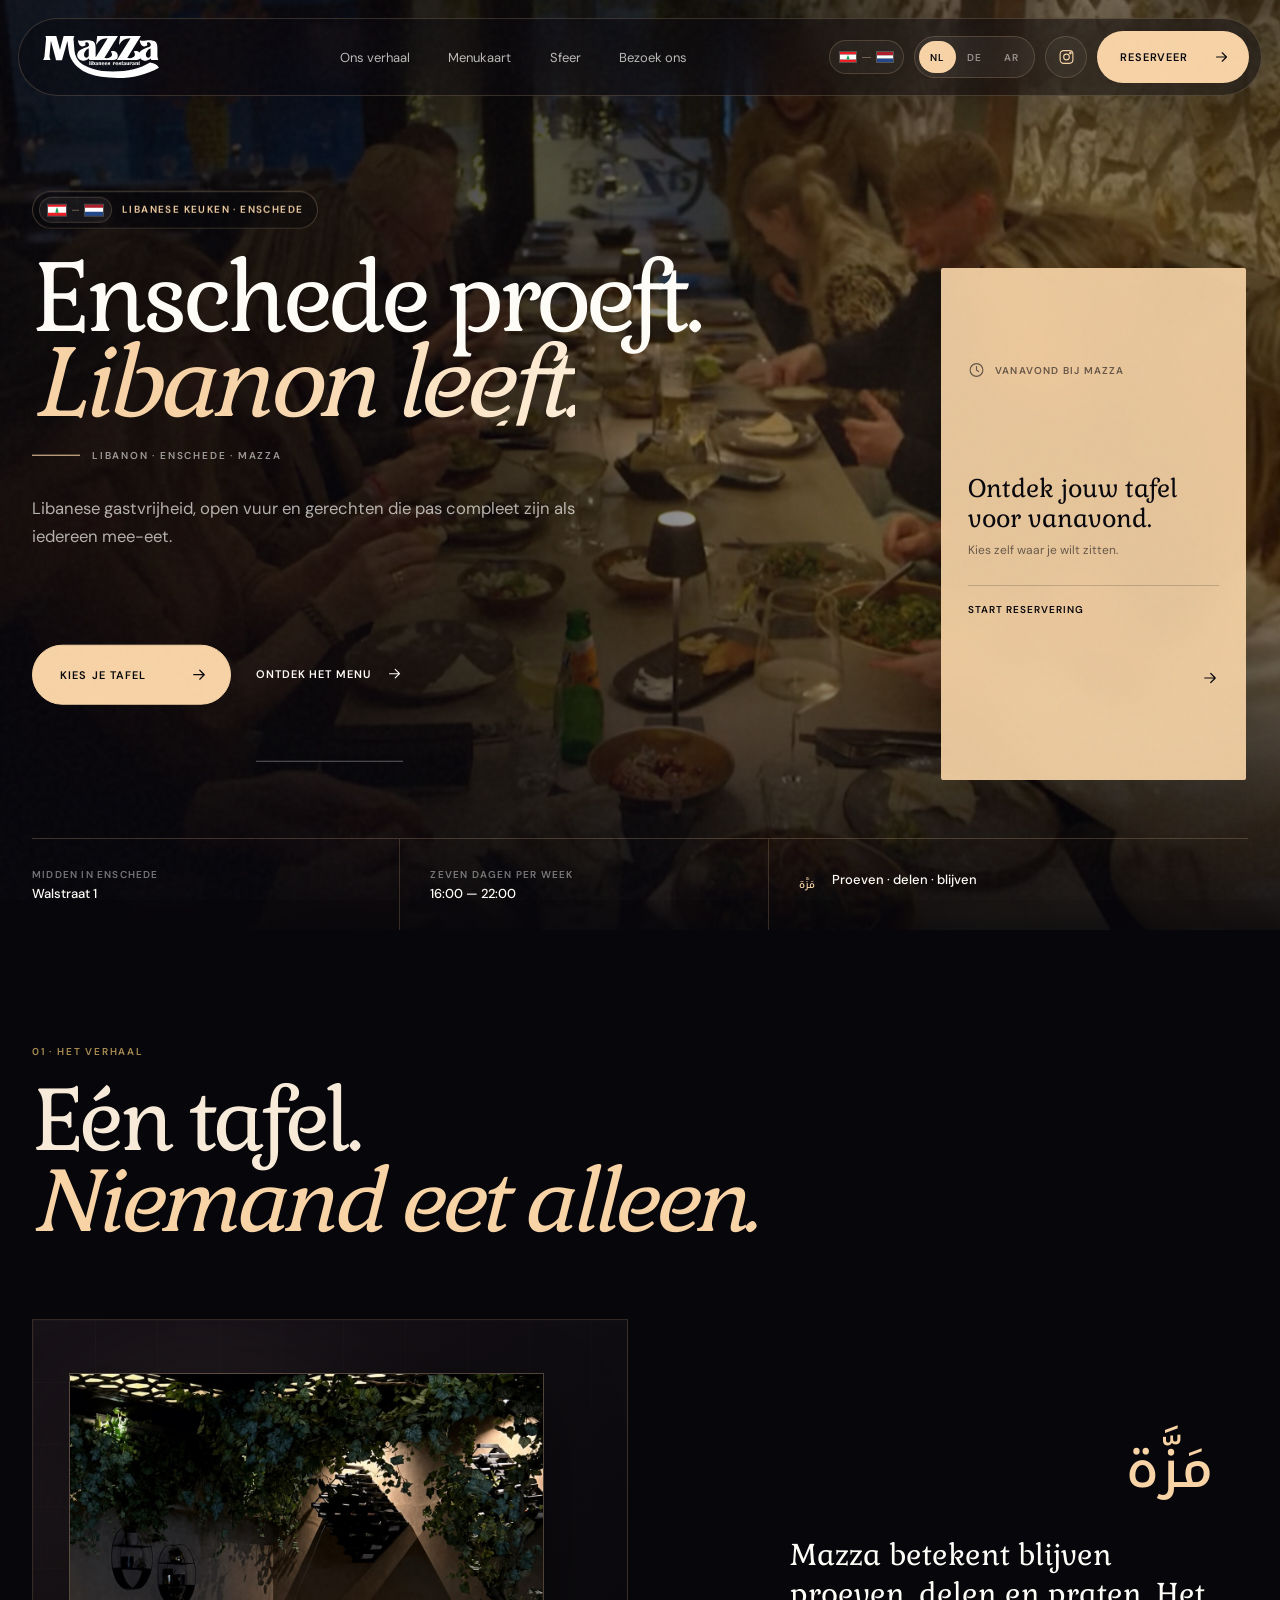
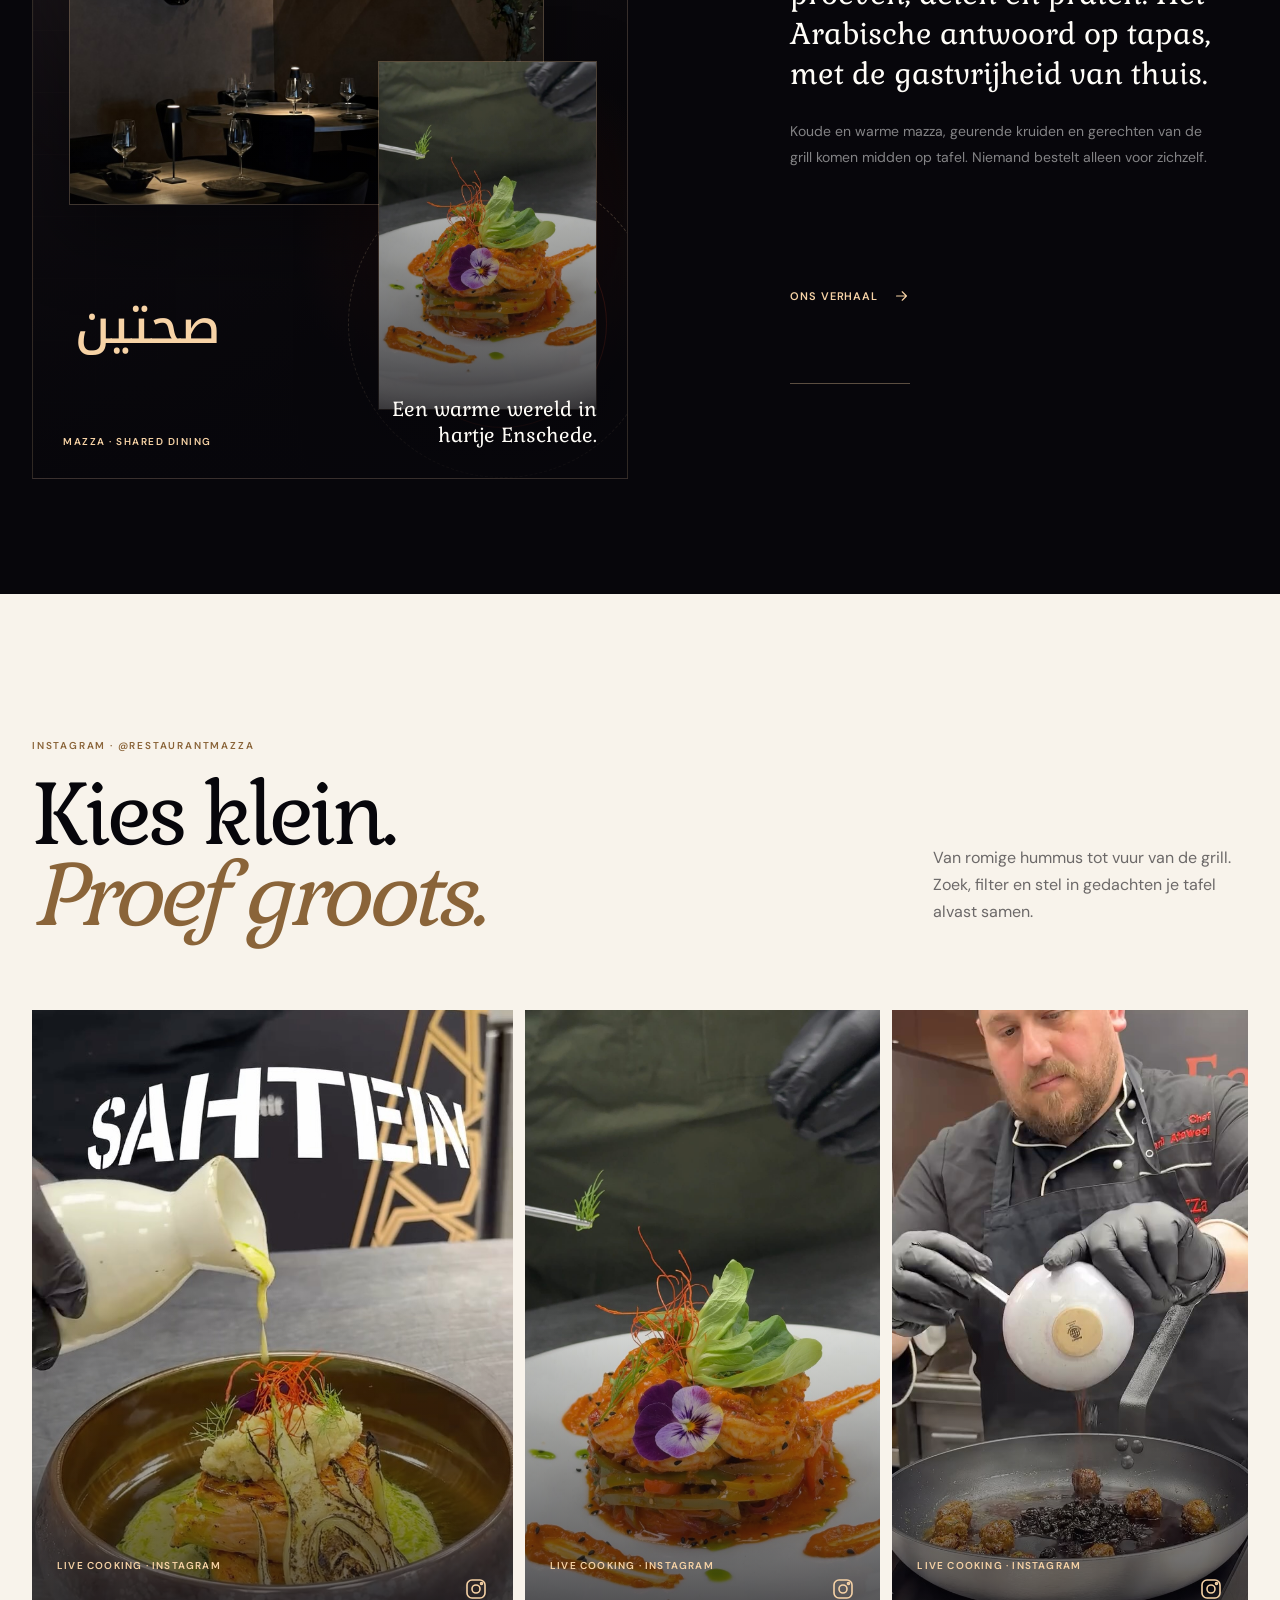
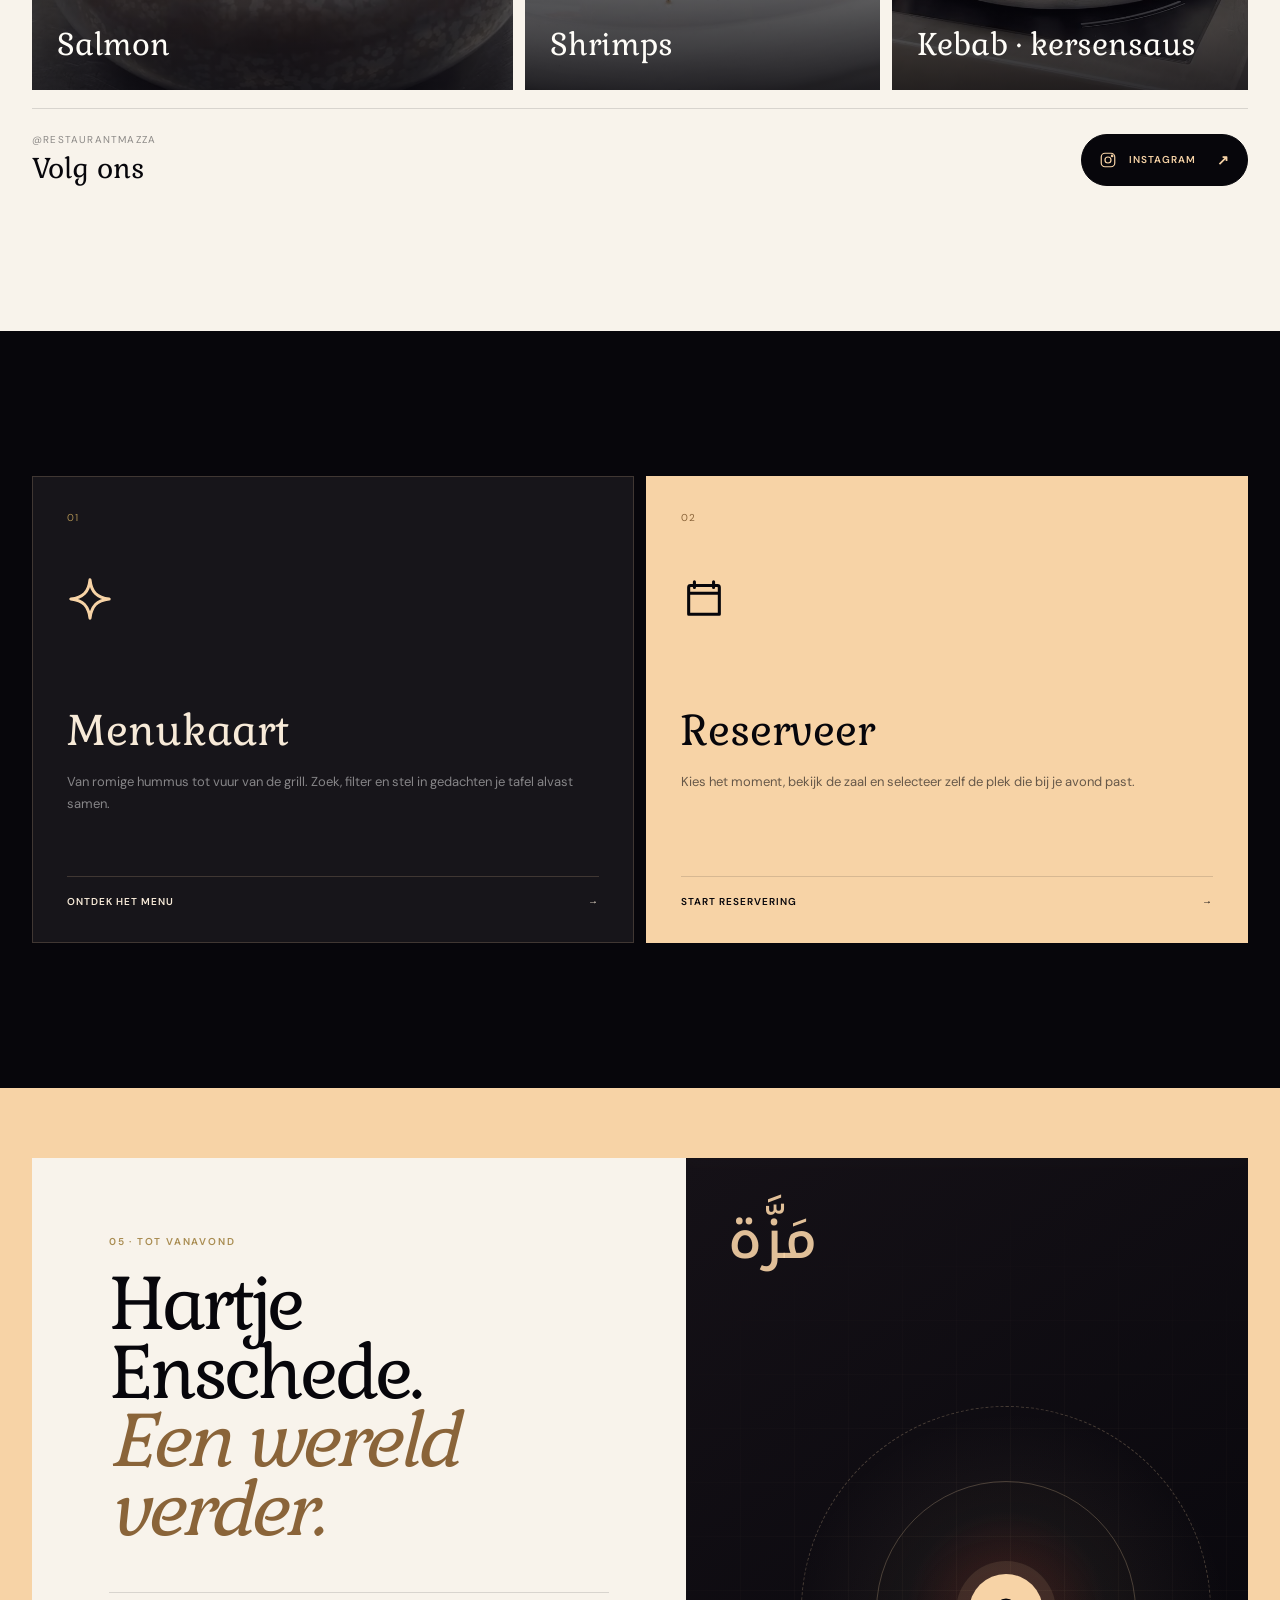
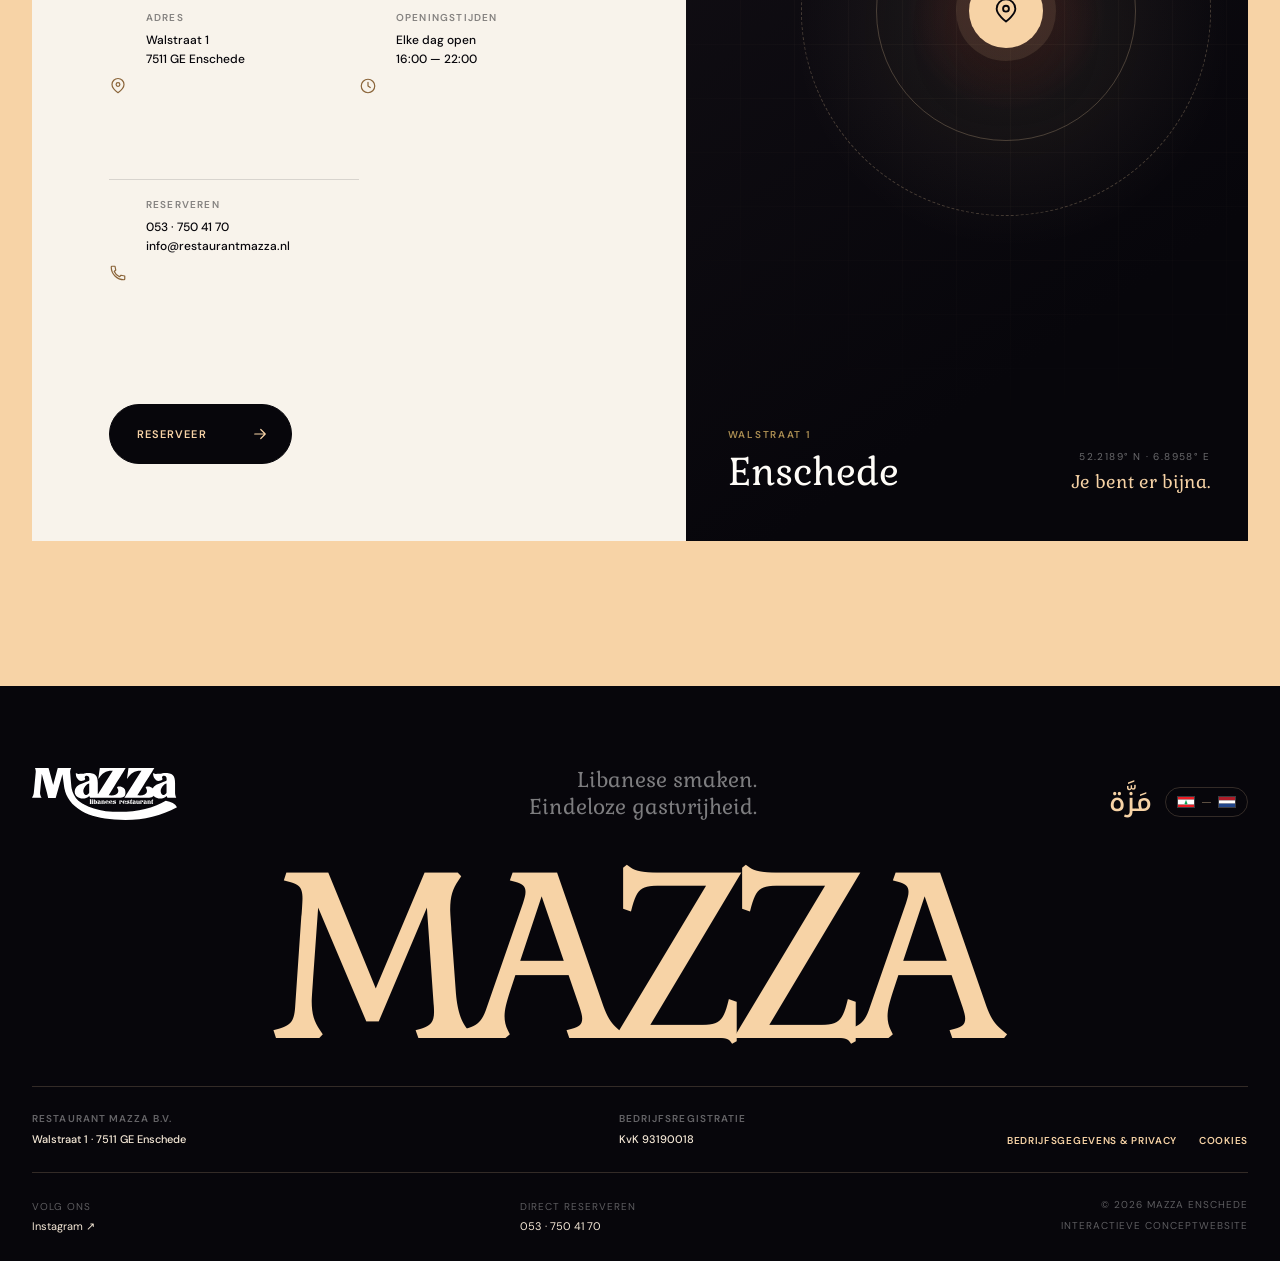
<file: index.html>
<!doctype html>
<html lang="nl" class="notranslate" translate="no">
  <head>
    <meta charset="UTF-8" />
    <meta name="viewport" content="width=device-width, initial-scale=1.0" />
    <meta name="theme-color" content="#07060b" />
    <meta name="google" content="notranslate" />
    <meta name="description" content="Mazza Enschede — moderne Libanese shared dining, warme gastvrijheid en een tafel die je zelf kiest." />
    <title>Mazza Enschede — Libanese gastvrijheid</title>
    <link rel="canonical" href="https://mazza-restaurant-concept.onrender.com/" />
    <link rel="icon" href="/assets/favicon.svg" type="image/svg+xml" />
    <meta property="og:type" content="website" />
    <meta property="og:site_name" content="Restaurant Mazza" />
    <meta property="og:title" content="Mazza Enschede — Libanese gastvrijheid" />
    <meta property="og:description" content="Moderne Libanese shared dining, warme gastvrijheid en een tafel die je zelf kiest." />
    <meta property="og:url" content="https://mazza-restaurant-concept.onrender.com/" />
    <meta property="og:image" content="https://mazza-restaurant-concept.onrender.com/assets/instagram-interior-evening.jpg" />
    <meta name="twitter:card" content="summary_large_image" />
    <link rel="stylesheet" href="/styles.css?v=23" />
    <script type="application/ld+json">{"@context":"https://schema.org","@type":"Restaurant","name":"Restaurant Mazza","image":"https://mazza-restaurant-concept.onrender.com/assets/instagram-interior-evening.jpg","url":"https://mazza-restaurant-concept.onrender.com/","telephone":"+31537504170","email":"info@restaurantmazza.nl","priceRange":"€€","servesCuisine":["Lebanese","Middle Eastern"],"address":{"@type":"PostalAddress","streetAddress":"Walstraat 1","postalCode":"7511 GE","addressLocality":"Enschede","addressCountry":"NL"},"openingHoursSpecification":[{"@type":"OpeningHoursSpecification","dayOfWeek":["Monday","Tuesday","Wednesday","Thursday","Friday","Saturday","Sunday"],"opens":"16:00","closes":"22:00"}],"sameAs":["https://www.instagram.com/restaurantmazza/"]}</script>
  </head>
  <body data-page="home">
    <svg class="svg-sprite" aria-hidden="true">
      <symbol id="i-arrow" viewBox="0 0 24 24"><path d="M5 12h14M13 6l6 6-6 6" /></symbol>
      <symbol id="i-calendar" viewBox="0 0 24 24"><path d="M7 3v3M17 3v3M4 9h16M5 5h14a1 1 0 0 1 1 1v14H4V6a1 1 0 0 1 1-1Z" /></symbol>
      <symbol id="i-clock" viewBox="0 0 24 24"><circle cx="12" cy="12" r="9" /><path d="M12 7v5l3 2" /></symbol>
      <symbol id="i-users" viewBox="0 0 24 24"><circle cx="9" cy="8" r="3" /><path d="M3 20c.4-4 2.3-6 6-6s5.6 2 6 6" /><circle cx="17" cy="9" r="2" /><path d="M16 14c3.3.2 4.7 2 5 5" /></symbol>
      <symbol id="i-pin" viewBox="0 0 24 24"><path d="M20 10c0 5-8 11-8 11S4 15 4 10a8 8 0 1 1 16 0Z" /><circle cx="12" cy="10" r="2.5" /></symbol>
      <symbol id="i-search" viewBox="0 0 24 24"><circle cx="10.5" cy="10.5" r="6.5" /><path d="m16 16 5 5" /></symbol>
      <symbol id="i-spark" viewBox="0 0 24 24"><path d="M12 2c.7 6.4 3.6 9.3 10 10-6.4.7-9.3 3.6-10 10-.7-6.4-3.6-9.3-10-10 6.4-.7 9.3-3.6 10-10Z" /></symbol>
      <symbol id="i-check" viewBox="0 0 24 24"><path d="m5 12 4 4L19 6" /></symbol>
      <symbol id="i-phone" viewBox="0 0 24 24"><path d="M8 3H4a1 1 0 0 0-1 1c0 9.4 7.6 17 17 17a1 1 0 0 0 1-1v-4l-5-1-2 2c-3.2-1.4-5.7-3.9-7-7l2-2-1-5Z" /></symbol>
      <symbol id="i-instagram" viewBox="0 0 24 24"><rect x="3" y="3" width="18" height="18" rx="5" /><circle cx="12" cy="12" r="4" /><circle cx="17.5" cy="6.5" r="1" /></symbol>
    </svg>

    <div class="page-grain" aria-hidden="true"></div>
    <a class="skip-link" href="#main-content" data-i18n="a11y.skip">Ga naar de inhoud</a>

    <header class="site-header" data-header>
      <a class="brand" href="/" aria-label="Mazza home" translate="no"><img src="/assets/mazza-logo.svg" alt="Mazza" /><span class="brand-wine" aria-hidden="true"><svg viewBox="0 0 24 34"><path class="brand-wine-stream" d="M1 1c4 1 7 3.2 10 7" /><path class="brand-wine-liquid" d="M8.8 13h8.4l-.3 1.4c-.5 2.2-1.6 3.4-3.9 3.4s-3.4-1.2-3.9-3.4L8.8 13Z" /><path class="brand-wine-glass" d="M7 7h12l-1.5 7c-.6 3.1-2.1 5-4.5 5s-3.9-1.9-4.5-5L7 7ZM13 19v8M9 29h8" /></svg></span></a>
      <nav class="desktop-nav" aria-label="Main navigation">
        <a href="/over-ons" data-i18n="nav.story">Ons verhaal</a>
        <a href="/menu" data-i18n="nav.menu">Menukaart</a>
        <a href="/over-ons#sfeer" data-i18n="nav.atmosphere">Sfeer</a>
        <a href="/over-ons#contact" data-i18n="nav.visit">Bezoek ons</a>
      </nav>
      <div class="header-actions">
        <span class="flag-pair" aria-label="Libanon en Nederland"><img src="/assets/flag-lebanon.svg" alt="Libanon" /><i></i><img src="/assets/flag-netherlands.svg" alt="Nederland" /></span>
        <div class="language-switcher" role="group" aria-label="Language" translate="no"><button type="button" data-lang="nl" class="active">NL</button><button type="button" data-lang="de">DE</button><button type="button" data-lang="ar">AR</button></div>
        <a class="instagram-mini" href="https://www.instagram.com/restaurantmazza/" target="_blank" rel="noopener" aria-label="Mazza op Instagram"><svg><use href="#i-instagram" /></svg></a>
        <a class="header-cta" href="/reserveren"><span data-i18n="nav.book">Reserveer</span><svg><use href="#i-arrow" /></svg></a>
      </div>
      <button class="menu-toggle" type="button" aria-label="Menu openen" data-i18n-aria="nav.openMenu" aria-expanded="false" data-menu-toggle><span></span><span></span></button>
    </header>

    <nav class="mobile-menu" aria-label="Mobile navigation" data-mobile-menu>
      <p><span data-i18n="mobile.intro">Ontdek Mazza</span><small data-i18n="brand.cuisine">Libanese keuken</small></p>
      <a href="/" aria-current="page"><svg class="mobile-menu-icon" viewBox="0 0 24 24" aria-hidden="true"><path d="m4 11 8-7 8 7v9h-6v-6h-4v6H4Z" /></svg><span>Home</span><small>01</small></a>
      <a href="/over-ons"><svg class="mobile-menu-icon" aria-hidden="true"><use href="#i-spark" /></svg><span data-i18n="nav.story">Ons verhaal</span><small>02</small></a>
      <a href="/menu"><svg class="mobile-menu-icon" viewBox="0 0 24 24" aria-hidden="true"><circle cx="12" cy="12" r="8" /><circle cx="12" cy="12" r="4.5" /><path d="M4 4v6M6 4v6M4 7h2M19 4v16" /></svg><span data-i18n="nav.menu">Menukaart</span><small>03</small></a>
      <a href="https://www.instagram.com/restaurantmazza/" target="_blank" rel="noopener"><svg class="mobile-menu-icon" aria-hidden="true"><use href="#i-instagram" /></svg><span>Instagram</span><small>↗</small></a>
      <a href="/reserveren"><svg class="mobile-menu-icon" aria-hidden="true"><use href="#i-calendar" /></svg><span data-i18n="nav.book">Reserveer</span><small>04</small></a>
      <div class="mobile-menu-foot"><svg aria-hidden="true"><use href="#i-clock" /></svg><div><strong data-i18n="common.daily">Elke dag open</strong><span>16:00 — 22:00</span></div><small>Walstraat 1 · Enschede</small></div>
    </nav>

    <main id="main-content">
      <section class="hero">
        <div class="hero-media" aria-hidden="true"><video autoplay muted loop playsinline poster="/assets/interior-wide.jpg"><source src="/assets/hero.webm" type="video/webm" /></video></div>
        <div class="hero-shade"></div>
        <div class="hero-content">
          <div class="hero-eyebrow origin-badge"><span class="origin-flags" aria-label="Libanon en Nederland"><img src="/assets/flag-lebanon.svg" alt="Libanon" /><i></i><img src="/assets/flag-netherlands.svg" alt="Nederland" /></span><span data-i18n="hero.eyebrow">Libanese keuken · Enschede</span></div>
          <h1 class="hero-title" data-i18n-html="hero.title">Enschede proeft.<br /><em>Libanon leeft.</em></h1>
          <div class="hero-ritual" aria-hidden="true"><i></i><span data-i18n="hero.ritual">Libanon · Enschede · Mazza</span></div>
          <p data-i18n="hero.copy">Libanese gastvrijheid, open vuur en gerechten die pas compleet zijn als iedereen mee-eet.</p>
          <div class="hero-actions">
            <a class="primary-button" href="/reserveren"><span data-i18n="hero.book">Kies je tafel</span><svg><use href="#i-arrow" /></svg></a>
            <a class="text-button" href="/menu"><span data-i18n="hero.menu">Ontdek het menu</span><svg><use href="#i-arrow" /></svg></a>
          </div>
        </div>
        <aside class="hero-reserve-card">
          <div class="hero-reserve-top"><svg><use href="#i-clock" /></svg><span data-i18n="hero.tonight">Vanavond bij Mazza</span></div>
          <strong data-i18n="hero.available">Er zijn nog tafels beschikbaar.</strong>
          <p data-i18n="hero.choose">Kies zelf waar je wilt zitten.</p>
          <a href="/reserveren" aria-label="Reserveer" data-i18n-aria="nav.book"><span data-i18n="hero.start">Start reservering</span><svg><use href="#i-arrow" /></svg></a>
        </aside>
        <div class="hero-footer">
          <div><span data-i18n="hero.locationLabel">Midden in Enschede</span><strong>Walstraat 1</strong></div>
          <div><span data-i18n="hero.hoursLabel">Zeven dagen per week</span><strong>16:00 — 22:00</strong></div>
          <div class="hero-arabic"><span lang="ar" dir="rtl" translate="no">مَزَّة</span><strong data-i18n="hero.arabicLabel">Proeven · delen · blijven</strong></div>
        </div>
      </section>

      <section class="story section home-story">
        <div class="section-heading reveal"><span class="section-index" data-i18n="story.index">01 · Het verhaal</span><h2 data-i18n-html="story.title">Eén tafel.<br /><em>Niemand eet alleen.</em></h2></div>
        <div class="story-layout">
          <div class="story-main-photo story-motion-card reveal" role="img" aria-label="Mazza shared dining">
            <div class="story-motion-grid" aria-hidden="true"></div>
            <figure class="story-motion-image story-motion-image-main"><img src="/assets/instagram-interior-evening.jpg" alt="Het sfeervolle interieur van Restaurant Mazza" loading="lazy" /></figure>
            <figure class="story-motion-image story-motion-image-accent"><img src="/assets/instagram-shrimps.jpg" alt="Shrimps van Restaurant Mazza" loading="lazy" /></figure>
            <div class="story-motion-orbit" aria-hidden="true"><span></span></div>
            <span class="story-motion-arabic" lang="ar" dir="rtl" translate="no">صحتين</span>
            <div class="story-motion-caption"><span>Mazza · shared dining</span><strong data-i18n="story.photoCaption">Een warme wereld in hartje Enschede.</strong></div>
          </div>
          <div class="story-copy reveal"><span class="arabic-mark" lang="ar" dir="rtl" translate="no">مَزَّة</span><p class="story-lead" data-i18n="story.lead">Mazza betekent blijven proeven, delen en praten. Het Arabische antwoord op tapas, met de gastvrijheid van thuis.</p><p data-i18n="story.body">Koude en warme mazza, geurende kruiden en gerechten van de grill komen midden op tafel. Niemand bestelt alleen voor zichzelf.</p><a href="/over-ons" class="line-link"><span data-i18n="nav.story">Ons verhaal</span><svg><use href="#i-arrow" /></svg></a></div>
          <figure class="story-detail-photo reveal"><img src="/assets/food-detail.jpg" alt="Libanees gerecht" loading="lazy" /></figure>
          <blockquote class="story-quote reveal"><svg><use href="#i-spark" /></svg><p data-i18n="story.quote">“De tafel is pas compleet als iedereen mee-eet.”</p><span data-i18n="story.quoteBy">— Onze favoriete huisregel</span></blockquote>
        </div>
      </section>

      <section class="social-taste section" id="instagram">
        <div class="menu-intro reveal"><div><span class="section-index">Instagram · @restaurantmazza</span><h2 data-i18n-html="menu.title">Kies klein.<br /><em>Proef groots.</em></h2></div><p data-i18n="menu.copy">Van romige hummus tot vuur van de grill. Zoek, filter en stel in gedachten je tafel alvast samen.</p></div>
        <div class="instagram-grid">
          <a class="instagram-card instagram-card-large reveal" href="https://www.instagram.com/restaurantmazza/reel/DYUuWCXorbS/" target="_blank" rel="noopener"><img src="/assets/instagram-salmon.jpg" alt="Salmon bij Mazza" loading="lazy" /><div><span data-i18n="social.live">Live cooking · Instagram</span><h3>Salmon</h3><svg><use href="#i-instagram" /></svg></div></a>
          <a class="instagram-card reveal" href="https://www.instagram.com/restaurantmazza/reel/DYCG0hsuGBp/" target="_blank" rel="noopener"><img src="/assets/instagram-shrimps.jpg" alt="Shrimps bij Mazza" loading="lazy" /><div><span data-i18n="social.live">Live cooking · Instagram</span><h3>Shrimps</h3><svg><use href="#i-instagram" /></svg></div></a>
          <a class="instagram-card reveal" href="https://www.instagram.com/restaurantmazza/reel/DXPUCz9iO10/" target="_blank" rel="noopener"><img src="/assets/instagram-cherry.jpg" alt="Kebab in kersensaus bij Mazza" loading="lazy" /><div><span data-i18n="social.live">Live cooking · Instagram</span><h3 data-i18n="social.kebab">Kebab · kersensaus</h3><svg><use href="#i-instagram" /></svg></div></a>
        </div>
        <div class="social-cta reveal"><div><span>@restaurantmazza</span><strong data-i18n="footer.follow">Volg ons</strong></div><a class="instagram-button" href="https://www.instagram.com/restaurantmazza/" target="_blank" rel="noopener"><svg><use href="#i-instagram" /></svg><span>Instagram</span><b>↗</b></a></div>
      </section>

      <section class="route-section section">
        <div class="route-grid">
          <a class="route-card reveal" href="/menu"><span>01</span><svg><use href="#i-spark" /></svg><h3 data-i18n="nav.menu">Menukaart</h3><p data-i18n="menu.copy">Van romige hummus tot vuur van de grill.</p><b><span data-i18n="hero.menu">Ontdek het menu</span> →</b></a>
          <a class="route-card route-card-featured reveal" href="/reserveren"><span>02</span><svg><use href="#i-calendar" /></svg><h3 data-i18n="nav.book">Reserveer</h3><p data-i18n="booking.copy">Kies het moment, bekijk de zaal en selecteer zelf de plek.</p><b><span data-i18n="hero.start">Start reservering</span> →</b></a>
        </div>
      </section>

      <section class="contact-section section">
        <div class="contact-card reveal">
          <div class="contact-copy"><span class="section-index" data-i18n="contact.index">05 · Tot vanavond</span><h2 data-i18n-html="contact.title">Hartje Enschede.<br /><em>Een wereld verder.</em></h2><div class="contact-facts"><div><svg><use href="#i-pin" /></svg><p><span data-i18n="contact.address">Adres</span><strong>Walstraat 1<br />7511 GE Enschede</strong></p></div><div><svg><use href="#i-clock" /></svg><p><span data-i18n="contact.hours">Openingstijden</span><strong><b data-i18n="common.daily">Elke dag open</b><br />16:00 — 22:00</strong></p></div><div><svg><use href="#i-phone" /></svg><p><span data-i18n="contact.reserve">Reserveren</span><strong><a href="tel:0537504170">053 · 750 41 70</a><br /><a href="mailto:info@restaurantmazza.nl">info@restaurantmazza.nl</a></strong></p></div></div><a class="primary-button dark-button" href="/reserveren"><span data-i18n="nav.book">Reserveer</span><svg><use href="#i-arrow" /></svg></a></div>
          <div class="contact-visual" aria-label="Restaurant Mazza, Walstraat 1, Enschede">
            <div class="contact-map-orbit contact-map-orbit-one" aria-hidden="true"></div>
            <div class="contact-map-orbit contact-map-orbit-two" aria-hidden="true"></div>
            <div class="contact-map-pin" aria-hidden="true"><svg><use href="#i-pin" /></svg></div>
            <span class="contact-map-arabic" lang="ar" dir="rtl" translate="no">مَزَّة</span>
            <div class="contact-map-address"><small>Walstraat 1</small><strong>Enschede</strong></div>
            <div class="contact-map-coordinates"><span>52.2189° N · 6.8958° E</span><strong data-i18n="contact.almost">Je bent er bijna.</strong></div>
          </div>
        </div>
      </section>
    </main>

    <footer class="site-footer" id="footer">
      <div class="footer-top"><img src="/assets/mazza-logo.svg" alt="Mazza" /><p data-i18n-html="footer.tagline">Libanese smaken.<br />Eindeloze gastvrijheid.</p><div class="footer-origin"><span class="footer-arabic" lang="ar" dir="rtl" translate="no">مَزَّة</span><span class="footer-flags" aria-label="Libanon en Nederland"><img src="/assets/flag-lebanon.svg" alt="Libanon" /><i></i><img src="/assets/flag-netherlands.svg" alt="Nederland" /></span></div></div>
      <div class="footer-word" aria-label="Mazza" translate="no"><span>M</span><span>A</span><span>Z</span><span>Z</span><span>A</span></div>
      <div class="footer-legal"><div><span data-i18n="footer.company">Restaurant Mazza B.V.</span><strong>Walstraat 1 · 7511 GE Enschede</strong></div><div><span data-i18n="footer.registration">Bedrijfsregistratie</span><strong>KvK 93190018</strong></div><nav aria-label="Juridische informatie"><a href="/privacy" data-i18n="footer.legal">Bedrijfsgegevens & privacy</a><a href="/privacy#cookies" data-i18n="footer.cookies">Cookies</a></nav></div>
      <div class="footer-row"><div><span data-i18n="footer.follow">Volg ons</span><a href="https://www.instagram.com/restaurantmazza/" target="_blank" rel="noopener">Instagram ↗</a></div><div><span data-i18n="footer.call">Direct reserveren</span><a href="tel:0537504170">053 · 750 41 70</a></div><div><span>© <span data-year></span> Mazza Enschede</span><small data-i18n="footer.concept">Interactieve conceptwebsite</small></div></div>
    </footer>

    <script src="/app.js?v=20"></script>
  </body>
</html>
</file>
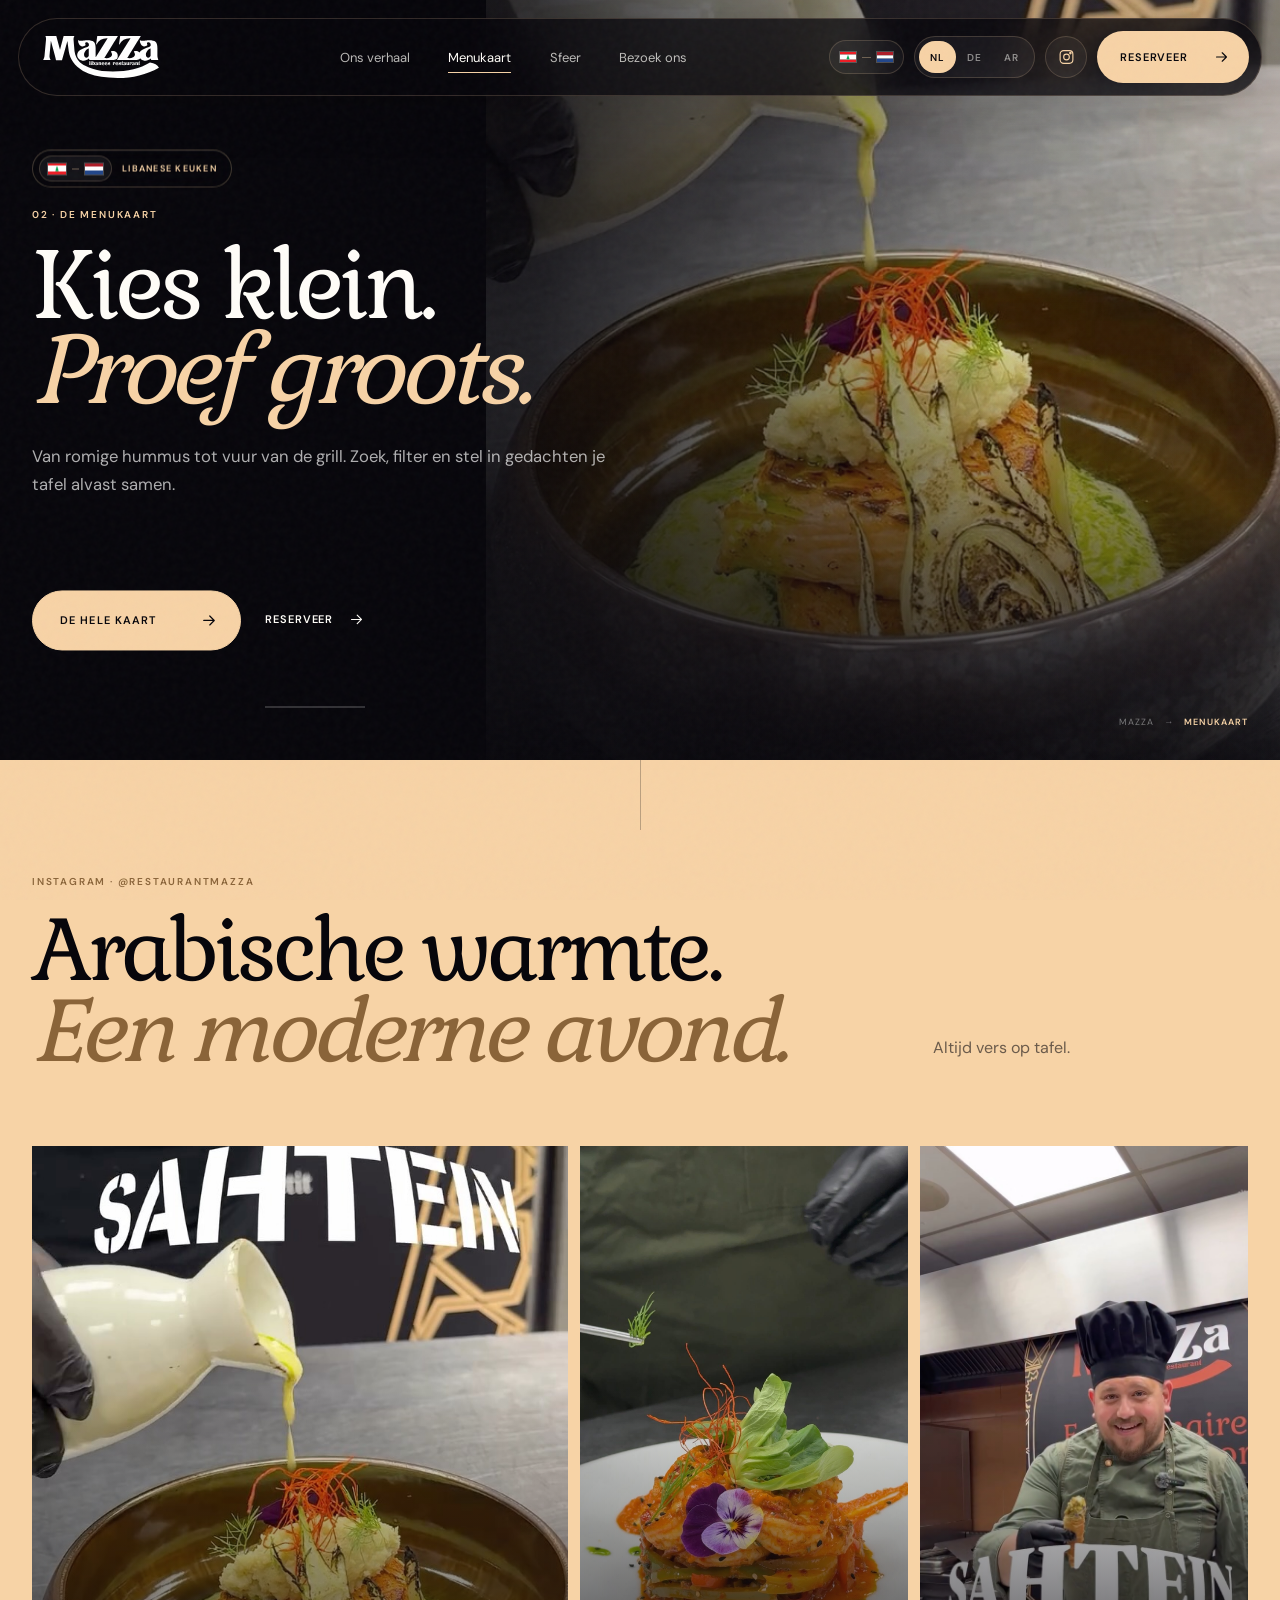
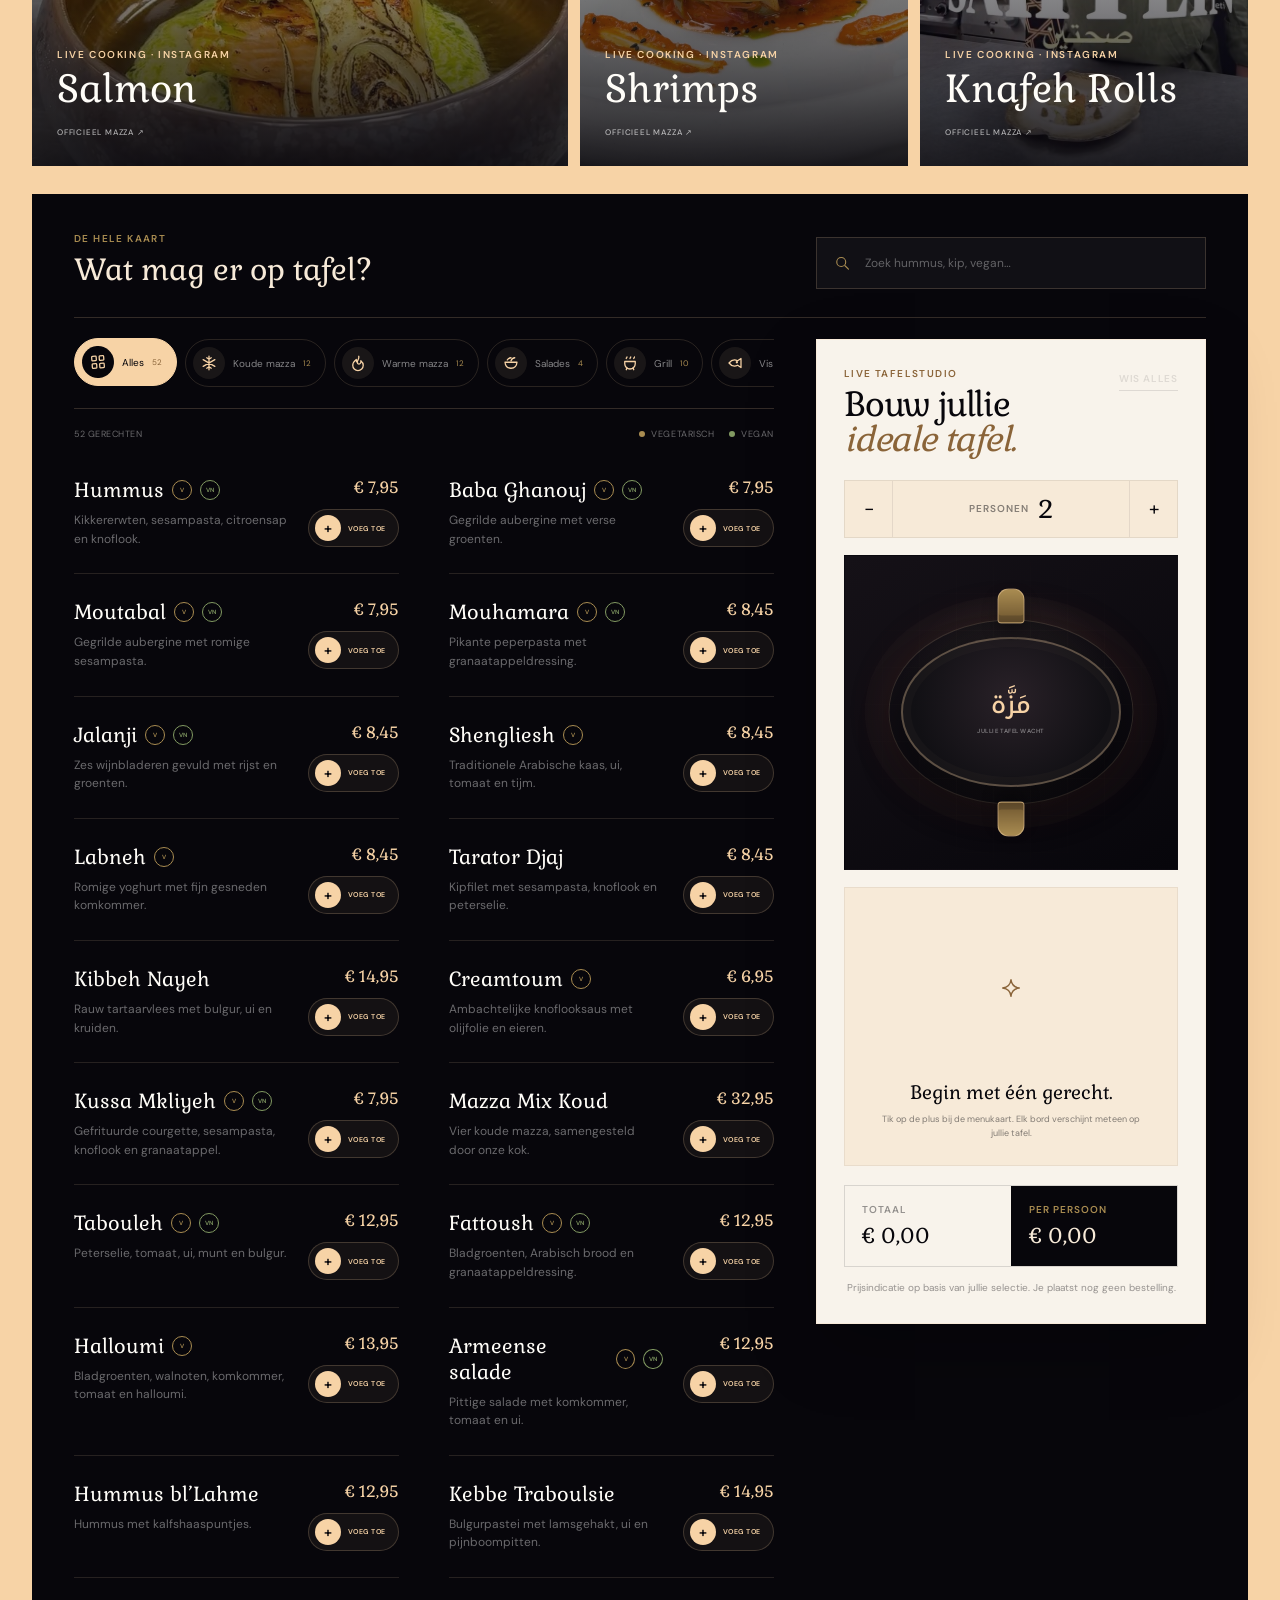
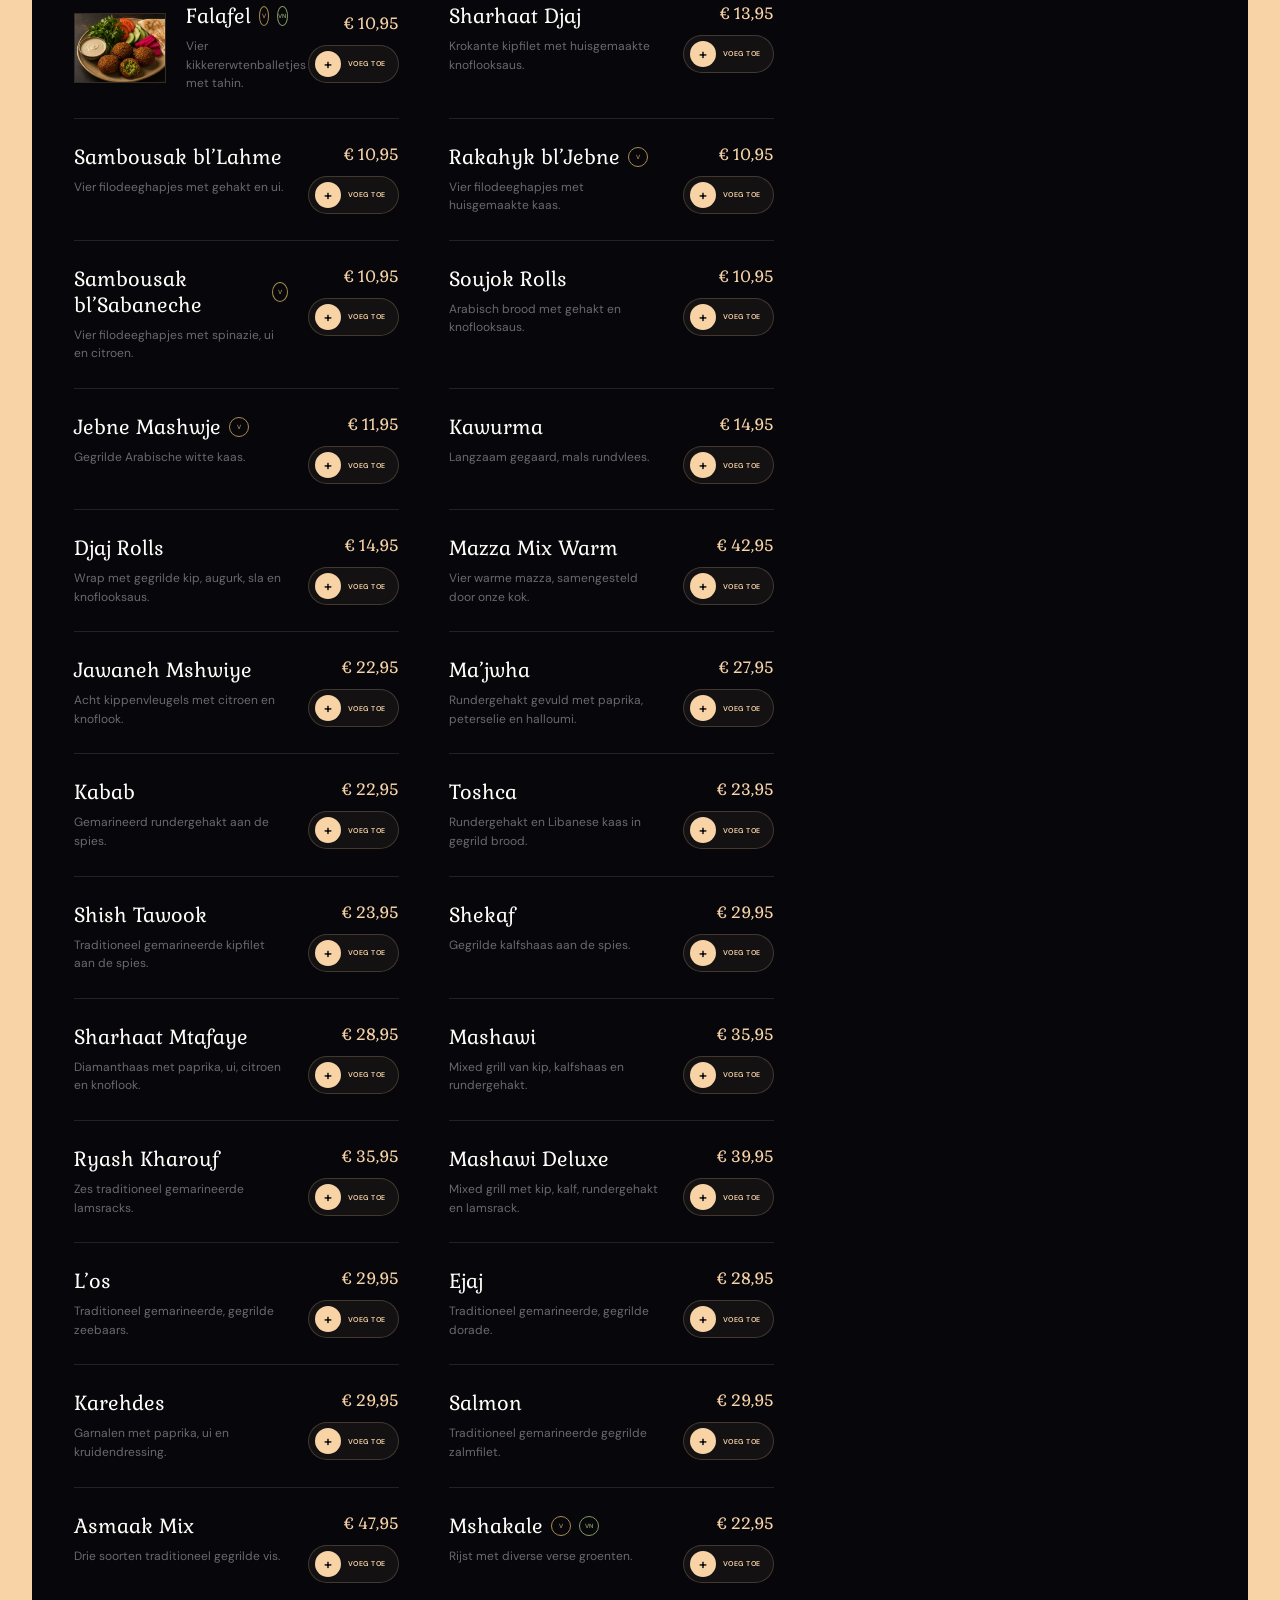
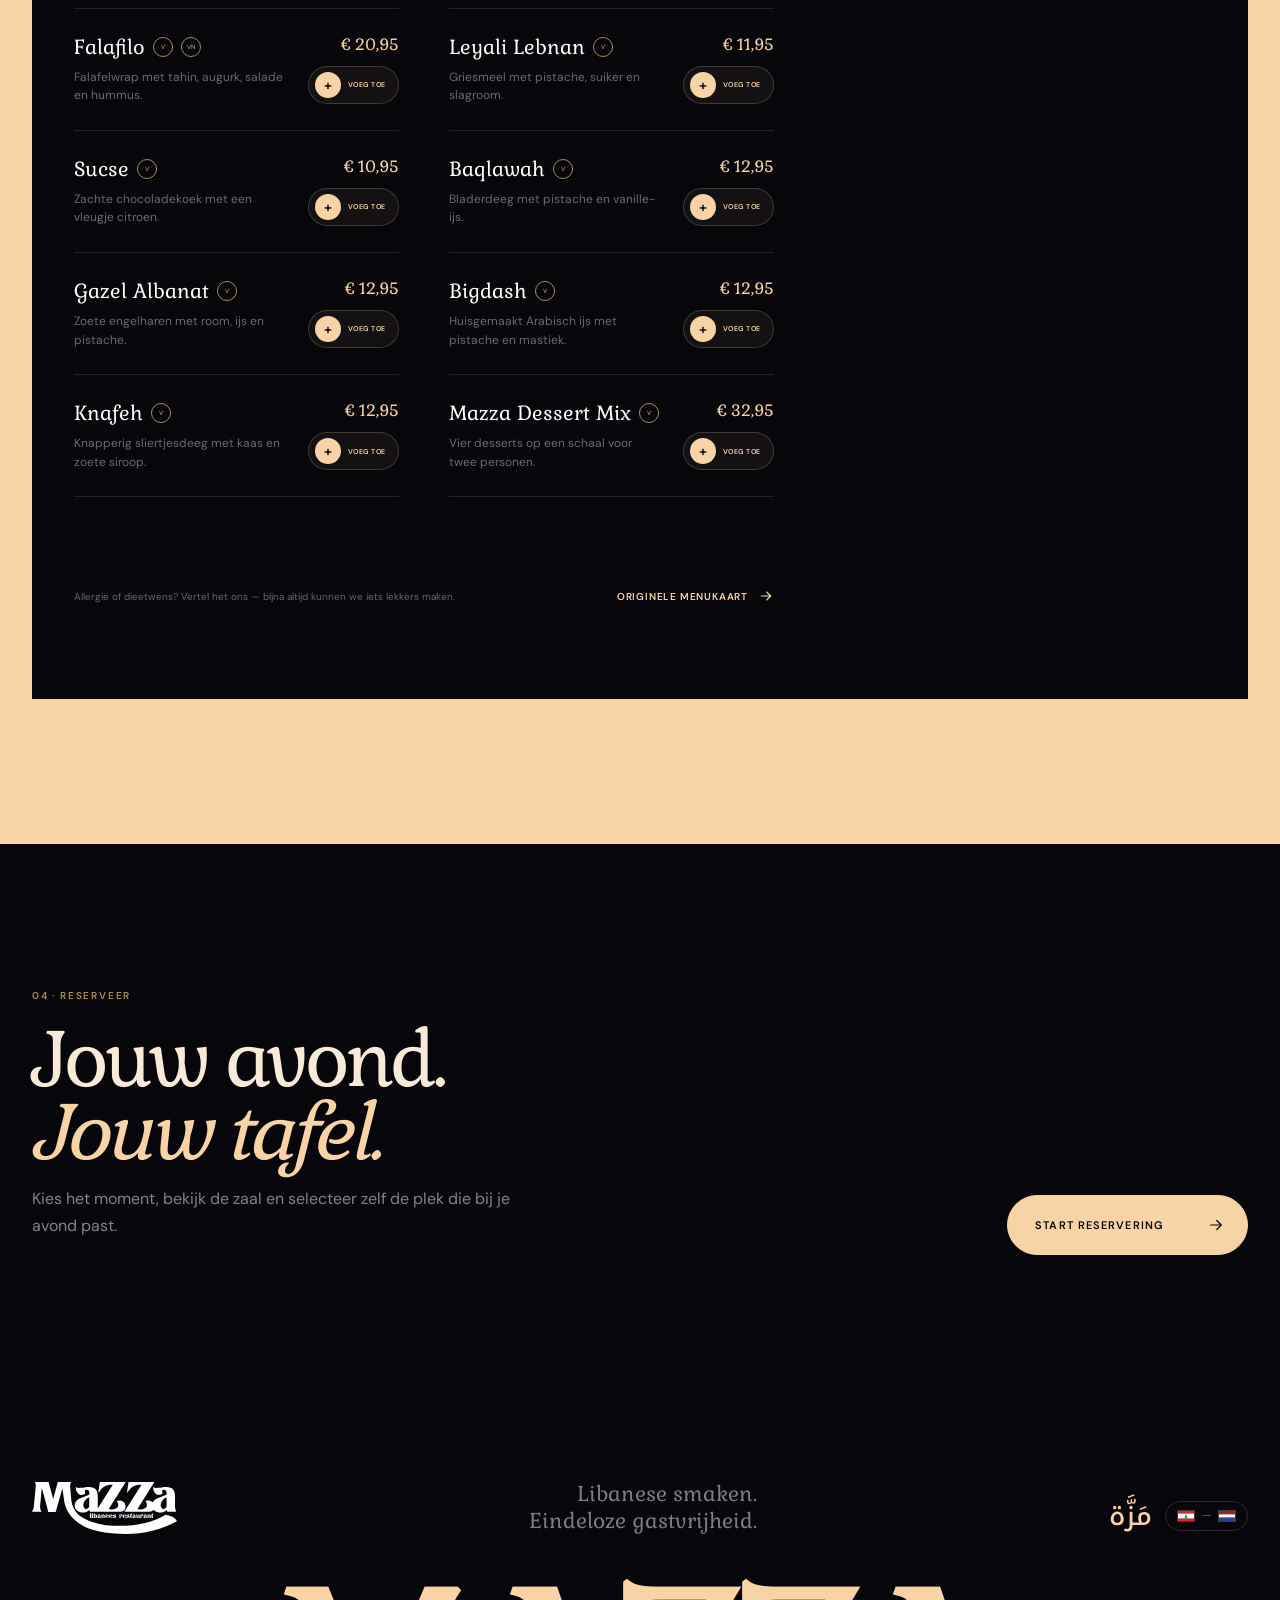
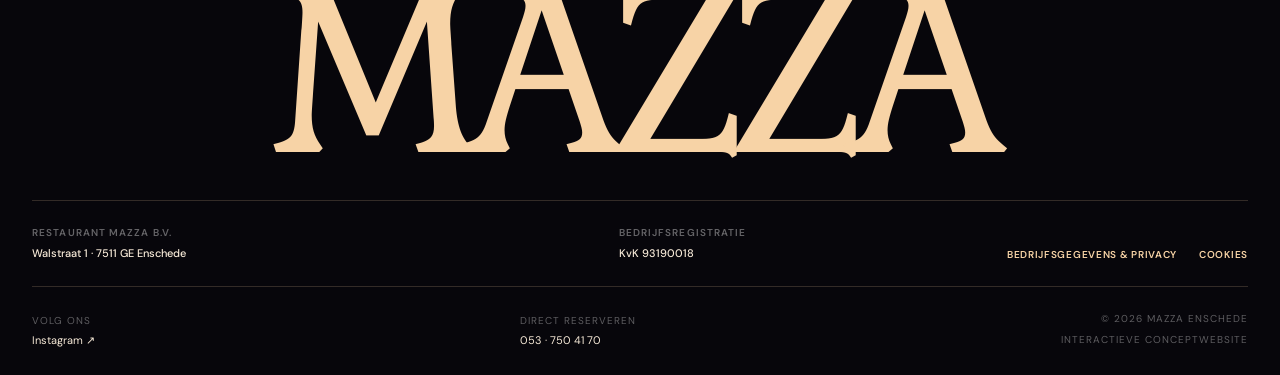
<file: menu.html>
<!doctype html>
<html lang="nl" class="notranslate" translate="no">
  <head>
    <meta charset="UTF-8" />
    <meta name="viewport" content="width=device-width, initial-scale=1.0" />
    <meta name="theme-color" content="#07060b" />
    <meta name="google" content="notranslate" />
    <meta name="description" content="Ontdek de volledige menukaart van Restaurant Mazza in Enschede: koude en warme mazza, grill, vis en desserts." />
    <title>Menukaart | Mazza Enschede</title>
    <link rel="canonical" href="https://mazza-restaurant-concept.onrender.com/menu" />
    <link rel="icon" href="/assets/favicon.svg" type="image/svg+xml" />
    <meta property="og:type" content="website" />
    <meta property="og:site_name" content="Restaurant Mazza" />
    <meta property="og:title" content="Menukaart | Mazza Enschede" />
    <meta property="og:description" content="Ontdek koude en warme mazza, grill, vis en desserts van Restaurant Mazza." />
    <meta property="og:url" content="https://mazza-restaurant-concept.onrender.com/menu" />
    <meta property="og:image" content="https://mazza-restaurant-concept.onrender.com/assets/instagram-salmon.jpg" />
    <meta name="twitter:card" content="summary_large_image" />
    <link rel="stylesheet" href="/styles.css?v=23" />
  </head>
  <body data-page="menu">
    <svg class="svg-sprite" aria-hidden="true">
      <symbol id="i-arrow" viewBox="0 0 24 24"><path d="M5 12h14M13 6l6 6-6 6" /></symbol><symbol id="i-calendar" viewBox="0 0 24 24"><path d="M7 3v3M17 3v3M4 9h16M5 5h14a1 1 0 0 1 1 1v14H4V6a1 1 0 0 1 1-1Z" /></symbol><symbol id="i-clock" viewBox="0 0 24 24"><circle cx="12" cy="12" r="9" /><path d="M12 7v5l3 2" /></symbol><symbol id="i-users" viewBox="0 0 24 24"><circle cx="9" cy="8" r="3" /><path d="M3 20c.4-4 2.3-6 6-6s5.6 2 6 6" /><circle cx="17" cy="9" r="2" /><path d="M16 14c3.3.2 4.7 2 5 5" /></symbol><symbol id="i-pin" viewBox="0 0 24 24"><path d="M20 10c0 5-8 11-8 11S4 15 4 10a8 8 0 1 1 16 0Z" /><circle cx="12" cy="10" r="2.5" /></symbol><symbol id="i-search" viewBox="0 0 24 24"><circle cx="10.5" cy="10.5" r="6.5" /><path d="m16 16 5 5" /></symbol><symbol id="i-spark" viewBox="0 0 24 24"><path d="M12 2c.7 6.4 3.6 9.3 10 10-6.4.7-9.3 3.6-10 10-.7-6.4-3.6-9.3-10-10 6.4-.7 9.3-3.6 10-10Z" /></symbol><symbol id="i-check" viewBox="0 0 24 24"><path d="m5 12 4 4L19 6" /></symbol><symbol id="i-phone" viewBox="0 0 24 24"><path d="M8 3H4a1 1 0 0 0-1 1c0 9.4 7.6 17 17 17a1 1 0 0 0 1-1v-4l-5-1-2 2c-3.2-1.4-5.7-3.9-7-7l2-2-1-5Z" /></symbol><symbol id="i-instagram" viewBox="0 0 24 24"><rect x="3" y="3" width="18" height="18" rx="5" /><circle cx="12" cy="12" r="4" /><circle cx="17.5" cy="6.5" r="1" /></symbol>
    </svg>
    <div class="page-grain" aria-hidden="true"></div>
    <a class="skip-link" href="#main-content" data-i18n="a11y.skip">Ga naar de inhoud</a>

    <header class="site-header subpage-header" data-header>
      <a class="brand" href="/" aria-label="Mazza home" translate="no"><img src="/assets/mazza-logo.svg" alt="Mazza" /><span class="brand-wine" aria-hidden="true"><svg viewBox="0 0 24 34"><path class="brand-wine-stream" d="M1 1c4 1 7 3.2 10 7" /><path class="brand-wine-liquid" d="M8.8 13h8.4l-.3 1.4c-.5 2.2-1.6 3.4-3.9 3.4s-3.4-1.2-3.9-3.4L8.8 13Z" /><path class="brand-wine-glass" d="M7 7h12l-1.5 7c-.6 3.1-2.1 5-4.5 5s-3.9-1.9-4.5-5L7 7ZM13 19v8M9 29h8" /></svg></span></a>
      <nav class="desktop-nav" aria-label="Main navigation"><a href="/over-ons" data-i18n="nav.story">Ons verhaal</a><a href="/menu" class="active" aria-current="page" data-i18n="nav.menu">Menukaart</a><a href="/over-ons#sfeer" data-i18n="nav.atmosphere">Sfeer</a><a href="/over-ons#contact" data-i18n="nav.visit">Bezoek ons</a></nav>
      <div class="header-actions"><span class="flag-pair" aria-label="Libanon en Nederland"><img src="/assets/flag-lebanon.svg" alt="Libanon" /><i></i><img src="/assets/flag-netherlands.svg" alt="Nederland" /></span><div class="language-switcher" role="group" aria-label="Language" translate="no"><button type="button" data-lang="nl" class="active">NL</button><button type="button" data-lang="de">DE</button><button type="button" data-lang="ar">AR</button></div><a class="instagram-mini" href="https://www.instagram.com/restaurantmazza/" target="_blank" rel="noopener" aria-label="Mazza op Instagram"><svg><use href="#i-instagram" /></svg></a><a class="header-cta" href="/reserveren"><span data-i18n="nav.book">Reserveer</span><svg><use href="#i-arrow" /></svg></a></div>
      <button class="menu-toggle" type="button" aria-label="Menu openen" data-i18n-aria="nav.openMenu" aria-expanded="false" data-menu-toggle><span></span><span></span></button>
    </header>
    <nav class="mobile-menu" aria-label="Mobile navigation" data-mobile-menu><p><span data-i18n="mobile.intro">Ontdek Mazza</span><small data-i18n="brand.cuisine">Libanese keuken</small></p><a href="/"><svg class="mobile-menu-icon" viewBox="0 0 24 24" aria-hidden="true"><path d="m4 11 8-7 8 7v9h-6v-6h-4v6H4Z" /></svg><span>Home</span><small>01</small></a><a href="/over-ons"><svg class="mobile-menu-icon" aria-hidden="true"><use href="#i-spark" /></svg><span data-i18n="nav.story">Ons verhaal</span><small>02</small></a><a href="/menu" aria-current="page"><svg class="mobile-menu-icon" viewBox="0 0 24 24" aria-hidden="true"><circle cx="12" cy="12" r="8" /><circle cx="12" cy="12" r="4.5" /><path d="M4 4v6M6 4v6M4 7h2M19 4v16" /></svg><span data-i18n="nav.menu">Menukaart</span><small>03</small></a><a href="https://www.instagram.com/restaurantmazza/" target="_blank" rel="noopener"><svg class="mobile-menu-icon" aria-hidden="true"><use href="#i-instagram" /></svg><span>Instagram</span><small>↗</small></a><a href="/reserveren"><svg class="mobile-menu-icon" aria-hidden="true"><use href="#i-calendar" /></svg><span data-i18n="nav.book">Reserveer</span><small>04</small></a><div class="mobile-menu-foot"><svg aria-hidden="true"><use href="#i-clock" /></svg><div><strong data-i18n="common.daily">Elke dag open</strong><span>16:00 — 22:00</span></div><small>Walstraat 1 · Enschede</small></div></nav>

    <main id="main-content">
      <section class="subpage-hero menu-page-hero">
        <div class="subpage-hero-media"><img src="/assets/instagram-salmon.jpg" alt="Salmon van Restaurant Mazza" /></div><div class="subpage-hero-shade"></div>
        <div class="subpage-hero-content"><div class="origin-badge"><span class="origin-flags" aria-label="Libanon en Nederland"><img src="/assets/flag-lebanon.svg" alt="Libanon" /><i></i><img src="/assets/flag-netherlands.svg" alt="Nederland" /></span><span data-i18n="brand.cuisine">Libanese keuken</span></div><span class="section-index" data-i18n="menu.index">02 · De menukaart</span><h1 data-i18n-html="menu.title">Kies klein.<br /><em>Proef groots.</em></h1><p data-i18n="menu.copy">Van romige hummus tot vuur van de grill. Zoek, filter en stel in gedachten je tafel alvast samen.</p><div class="subpage-hero-actions"><a class="primary-button" href="#volledige-kaart"><span data-i18n="menu.browserLabel">De hele kaart</span><svg><use href="#i-arrow" /></svg></a><a class="text-button" href="/reserveren"><span data-i18n="nav.book">Reserveer</span><svg><use href="#i-arrow" /></svg></a></div></div>
        <div class="subpage-breadcrumb"><a href="/">Mazza</a><span>→</span><strong data-i18n="nav.menu">Menukaart</strong></div>
      </section>

      <section class="menu-section section menu-page-section">
        <div class="menu-intro"><div><span class="section-index">Instagram · @restaurantmazza</span><h2 data-i18n-html="moments.title">Arabische warmte.<br /><em>Een moderne avond.</em></h2></div><p data-i18n="moments.caption3">Altijd vers op tafel.</p></div>
        <div class="dish-showcase official-showcase">
          <a class="dish-card dish-card-featured" href="https://www.instagram.com/restaurantmazza/reel/DYUuWCXorbS/" target="_blank" rel="noopener"><img src="/assets/instagram-salmon.jpg" alt="Salmon bij Restaurant Mazza" loading="lazy" /><div><span data-i18n="social.live">Live cooking · Instagram</span><h3>Salmon</h3><strong data-i18n="social.official">Officieel Mazza ↗</strong></div></a>
          <a class="dish-card" href="https://www.instagram.com/restaurantmazza/reel/DYCG0hsuGBp/" target="_blank" rel="noopener"><img src="/assets/instagram-shrimps.jpg" alt="Shrimps bij Restaurant Mazza" loading="lazy" /><div><span data-i18n="social.live">Live cooking · Instagram</span><h3>Shrimps</h3><strong data-i18n="social.official">Officieel Mazza ↗</strong></div></a>
          <a class="dish-card" href="https://www.instagram.com/restaurantmazza/reel/DYEr3u6ORmg/" target="_blank" rel="noopener"><img src="/assets/instagram-knafeh.jpg" alt="Knafeh Rolls bij Restaurant Mazza" loading="lazy" /><div><span data-i18n="social.live">Live cooking · Instagram</span><h3>Knafeh Rolls</h3><strong data-i18n="social.official">Officieel Mazza ↗</strong></div></a>
        </div>

        <div class="menu-browser" id="volledige-kaart">
          <div class="menu-browser-head"><div><span data-i18n="menu.browserLabel">De hele kaart</span><strong data-i18n="menu.browserTitle">Wat mag er op tafel?</strong></div><label class="menu-search"><svg><use href="#i-search" /></svg><input type="search" data-menu-search data-i18n-placeholder="menu.search" data-i18n-aria="menu.searchLabel" aria-label="Doorzoek de menukaart" placeholder="Zoek hummus, kip, vegan…" /></label></div>
          <div class="menu-studio-layout">
            <div class="menu-catalog">
          <div class="menu-tabs" role="group" aria-label="Menu category">
            <button class="menu-filter active" type="button" data-category="all"><svg class="menu-filter-icon" viewBox="0 0 24 24" aria-hidden="true"><rect x="4" y="4" width="6" height="6" rx="1" /><rect x="14" y="4" width="6" height="6" rx="1" /><rect x="4" y="14" width="6" height="6" rx="1" /><rect x="14" y="14" width="6" height="6" rx="1" /></svg><span data-i18n="categories.all">Alles</span><small>52</small></button>
            <button class="menu-filter" type="button" data-category="koud"><svg class="menu-filter-icon" viewBox="0 0 24 24" aria-hidden="true"><path d="M12 3v18M4.2 7.5l15.6 9M4.2 16.5l15.6-9M9 5l3 2 3-2M9 19l3-2 3 2" /></svg><span data-i18n="categories.koud">Koude mazza</span><small>12</small></button>
            <button class="menu-filter" type="button" data-category="warm"><svg class="menu-filter-icon" viewBox="0 0 24 24" aria-hidden="true"><path d="M13 3c1 4-2 5-2 8 0 1.5 1 2.4 2.2 2.4 2.1 0 3.1-2.2 2.5-4.4 2.2 1.7 3.3 3.8 3.3 6.1A7 7 0 0 1 5 15c0-3 1.7-5.5 4.7-7.8-.2 2.8.7 4.1 1.8 4.5" /></svg><span data-i18n="categories.warm">Warme mazza</span><small>12</small></button>
            <button class="menu-filter" type="button" data-category="salade"><svg class="menu-filter-icon" viewBox="0 0 24 24" aria-hidden="true"><path d="M4 11h16c-.5 5.4-3.2 8-8 8s-7.5-2.6-8-8ZM7 8c1.2-2 3-3 5-3M12 9c1-2.5 2.7-3.8 5-4" /></svg><span data-i18n="categories.salade">Salades</span><small>4</small></button>
            <button class="menu-filter" type="button" data-category="grill"><svg class="menu-filter-icon" viewBox="0 0 24 24" aria-hidden="true"><path d="M5 10h14v3a7 7 0 0 1-14 0v-3ZM8 18l-1 3M16 18l1 3M7 6c0-1 1-1 1-2M12 6c0-1 1-1 1-2M17 6c0-1 1-1 1-2" /></svg><span data-i18n="categories.grill">Grill</span><small>10</small></button>
            <button class="menu-filter" type="button" data-category="vis"><svg class="menu-filter-icon" viewBox="0 0 24 24" aria-hidden="true"><path d="M4 12c3.2-4 7-5.5 11.5-3L20 6v12l-4.5-3C11 17.5 7.2 16 4 12Z" /><circle cx="14.5" cy="11" r=".7" /></svg><span data-i18n="categories.vis">Vis</span><small>5</small></button>
            <button class="menu-filter" type="button" data-category="vega"><svg class="menu-filter-icon" viewBox="0 0 24 24" aria-hidden="true"><path d="M12 20v-8M12 14c-4.5 0-7-2.3-7-7 4.4 0 7 2.4 7 7ZM12 11c0-4.4 2.3-6.7 7-7 0 4.5-2.3 7-7 7Z" /></svg><span data-i18n="categories.vega">Vegetarisch</span><small>2</small></button>
            <button class="menu-filter" type="button" data-category="dessert"><svg class="menu-filter-icon" viewBox="0 0 24 24" aria-hidden="true"><path d="M5 11h14v9H5v-9ZM5 15h14M8 11c0-2.3 1.3-3.5 4-3.5s4 1.2 4 3.5M12 7.5V4M10.5 4h3" /></svg><span data-i18n="categories.dessert">Dessert</span><small>7</small></button>
          </div>
          <div class="menu-result-line"><span data-menu-result-meta></span><div><i class="diet-dot veg"></i><span data-i18n="menu.vegetarian">vegetarisch</span><i class="diet-dot vegan"></i><span data-i18n="menu.vegan">vegan</span></div></div>
          <div class="menu-grid" data-menu-grid></div>
          <div class="menu-empty" data-menu-empty hidden><strong data-i18n="menu.empty">Niets gevonden.</strong><button type="button" data-reset-menu data-i18n="menu.reset">Bekijk alles</button></div>
          <div class="menu-browser-footer"><p data-i18n="menu.allergy">Allergie of dieetwens? Vertel het ons — bijna altijd kunnen we iets lekkers maken.</p><a href="/assets/menu.pdf" target="_blank" rel="noopener"><span data-i18n="menu.pdf">Originele menukaart</span><svg><use href="#i-arrow" /></svg></a></div>
            </div>

            <aside class="table-composer" data-table-composer>
              <button class="table-composer-toggle" type="button" data-table-composer-toggle aria-expanded="false">
                <span><small data-i18n="table.title">Jouw tafel</small><strong data-table-compact data-i18n="table.emptyCompact">Nog niets gekozen</strong></span>
                <b><span data-table-toggle-label data-i18n="table.open">Bekijk tafel</span><svg><use href="#i-arrow" /></svg></b>
              </button>
              <div class="table-composer-body">
                <div class="table-composer-head"><div><span data-i18n="table.eyebrow">Live tafelstudio</span><h3 data-i18n-html="table.heading">Bouw jullie<br /><em>ideale tafel.</em></h3></div><button type="button" data-table-clear disabled data-i18n="table.clear">Wis alles</button></div>
                <div class="table-guest-control"><button type="button" data-table-guests-minus aria-label="Minder personen" data-i18n-aria="table.lessGuests">−</button><div><span data-i18n="table.guests">Personen</span><strong data-table-guests>2</strong></div><button type="button" data-table-guests-plus aria-label="Meer personen" data-i18n-aria="table.moreGuests">+</button></div>
                <div class="table-scene" aria-live="polite"><div class="table-scene-glow" aria-hidden="true"></div><div class="table-chairs" data-table-chairs aria-hidden="true"></div><div class="table-surface"><span lang="ar" dir="rtl" translate="no">مَزَّة</span><small data-table-scene-summary data-i18n="table.sceneEmpty">Jullie tafel wacht</small></div><div class="table-dishes" data-table-dishes aria-hidden="true"></div></div>
                <div class="table-empty-state" data-table-empty><svg><use href="#i-spark" /></svg><strong data-i18n="table.emptyTitle">Begin met één gerecht.</strong><p data-i18n="table.emptyCopy">Tik op de plus bij de menukaart. Elk bord verschijnt meteen op jullie tafel.</p></div>
                <div class="table-order-list" data-table-order-list hidden></div>
                <div class="table-total"><div><span data-i18n="table.total">Totaal</span><strong data-table-total>€ 0,00</strong></div><div class="table-per-person"><span data-i18n="table.perPerson">Per persoon</span><strong data-table-per-person>€ 0,00</strong></div></div>
                <p class="table-disclaimer" data-i18n="table.disclaimer">Prijsindicatie op basis van jullie selectie. Je plaatst nog geen bestelling.</p>
              </div>
            </aside>
          </div>
        </div>
      </section>

      <section class="page-cta section reveal"><div><span class="section-index" data-i18n="booking.index">04 · Reserveer</span><h2 data-i18n-html="booking.title">Jouw avond.<br /><em>Jouw tafel.</em></h2><p data-i18n="booking.copy">Kies het moment, bekijk de zaal en selecteer zelf de plek die bij je avond past.</p></div><a class="primary-button" href="/reserveren"><span data-i18n="hero.start">Start reservering</span><svg><use href="#i-arrow" /></svg></a></section>
    </main>

    <footer class="site-footer" id="footer"><div class="footer-top"><img src="/assets/mazza-logo.svg" alt="Mazza" /><p data-i18n-html="footer.tagline">Libanese smaken.<br />Eindeloze gastvrijheid.</p><div class="footer-origin"><span class="footer-arabic" lang="ar" dir="rtl" translate="no">مَزَّة</span><span class="footer-flags" aria-label="Libanon en Nederland"><img src="/assets/flag-lebanon.svg" alt="Libanon" /><i></i><img src="/assets/flag-netherlands.svg" alt="Nederland" /></span></div></div><div class="footer-word" aria-label="Mazza" translate="no"><span>M</span><span>A</span><span>Z</span><span>Z</span><span>A</span></div><div class="footer-legal"><div><span data-i18n="footer.company">Restaurant Mazza B.V.</span><strong>Walstraat 1 · 7511 GE Enschede</strong></div><div><span data-i18n="footer.registration">Bedrijfsregistratie</span><strong>KvK 93190018</strong></div><nav aria-label="Juridische informatie"><a href="/privacy" data-i18n="footer.legal">Bedrijfsgegevens & privacy</a><a href="/privacy#cookies" data-i18n="footer.cookies">Cookies</a></nav></div><div class="footer-row"><div><span data-i18n="footer.follow">Volg ons</span><a href="https://www.instagram.com/restaurantmazza/" target="_blank" rel="noopener">Instagram ↗</a></div><div><span data-i18n="footer.call">Direct reserveren</span><a href="tel:0537504170">053 · 750 41 70</a></div><div><span>© <span data-year></span> Mazza Enschede</span><small data-i18n="footer.concept">Interactieve conceptwebsite</small></div></div></footer>
    <script src="/app.js?v=20"></script>
  </body>
</html>
</file>
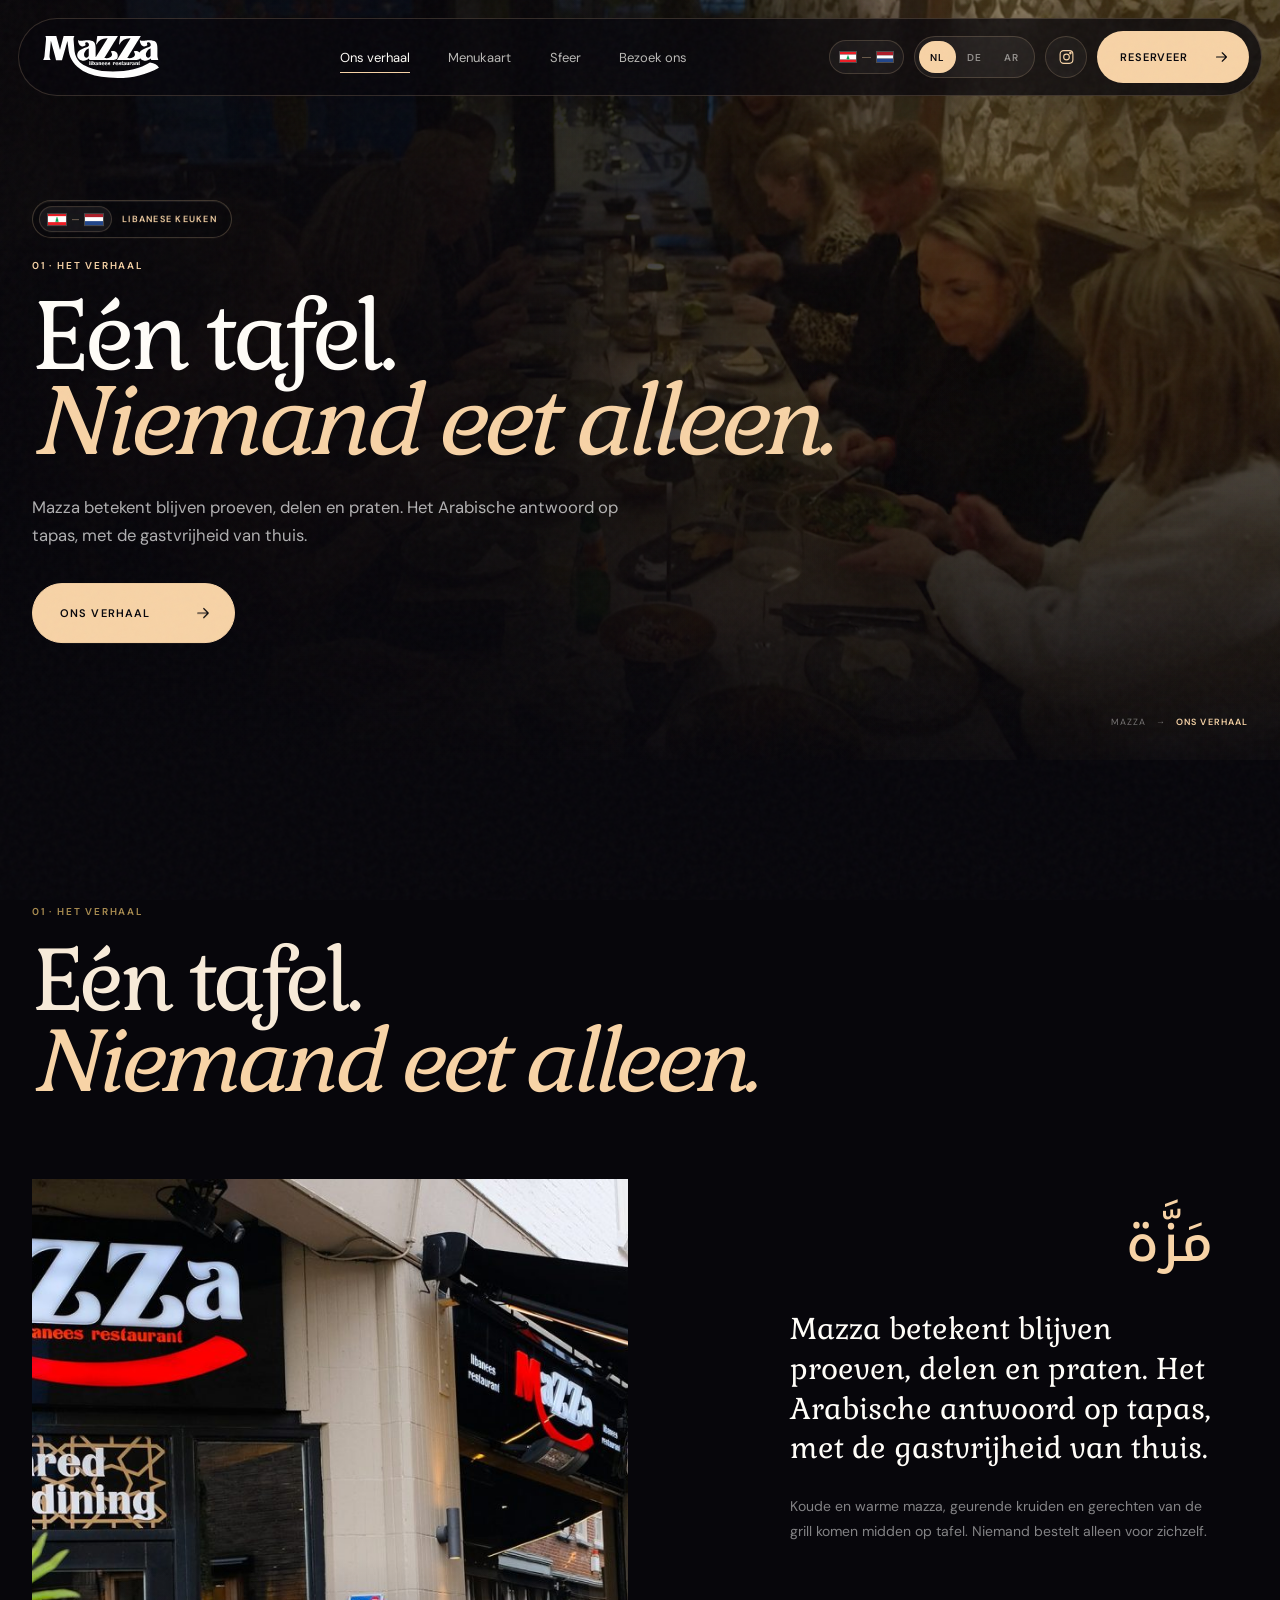
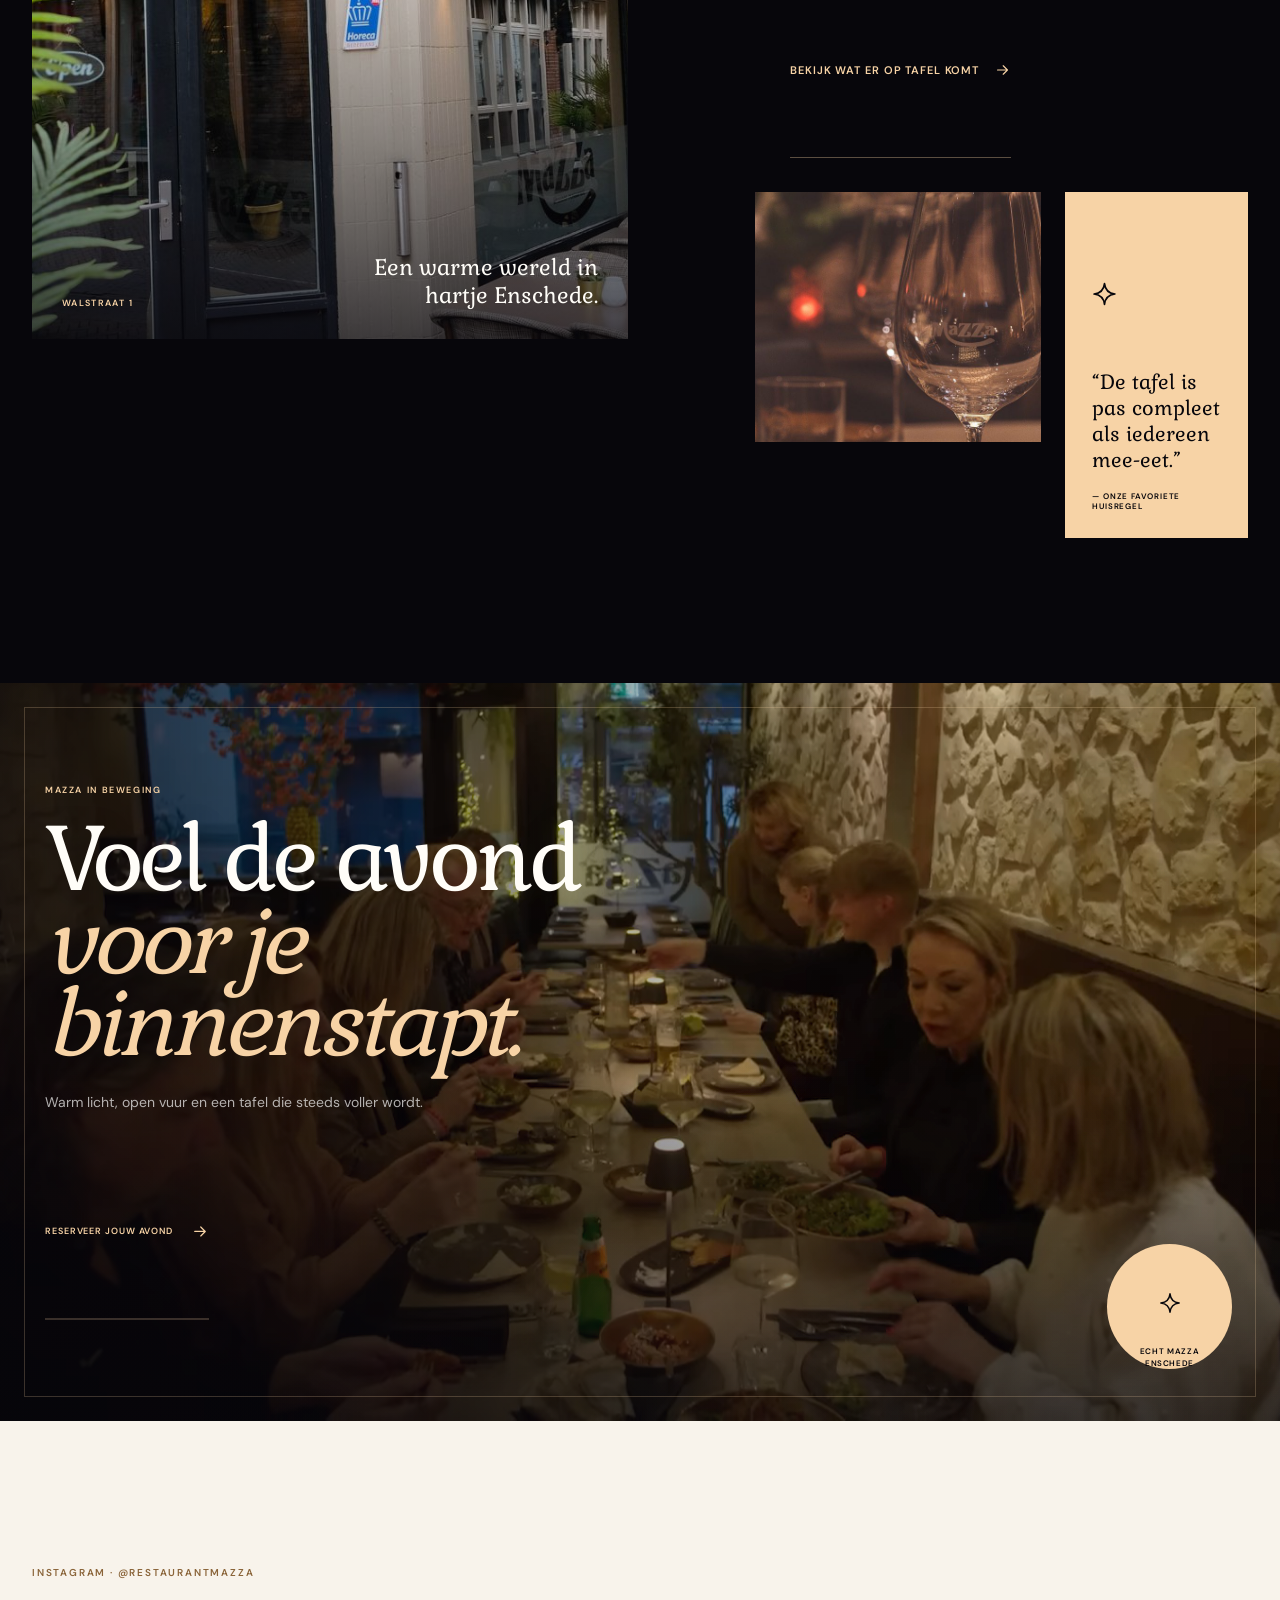
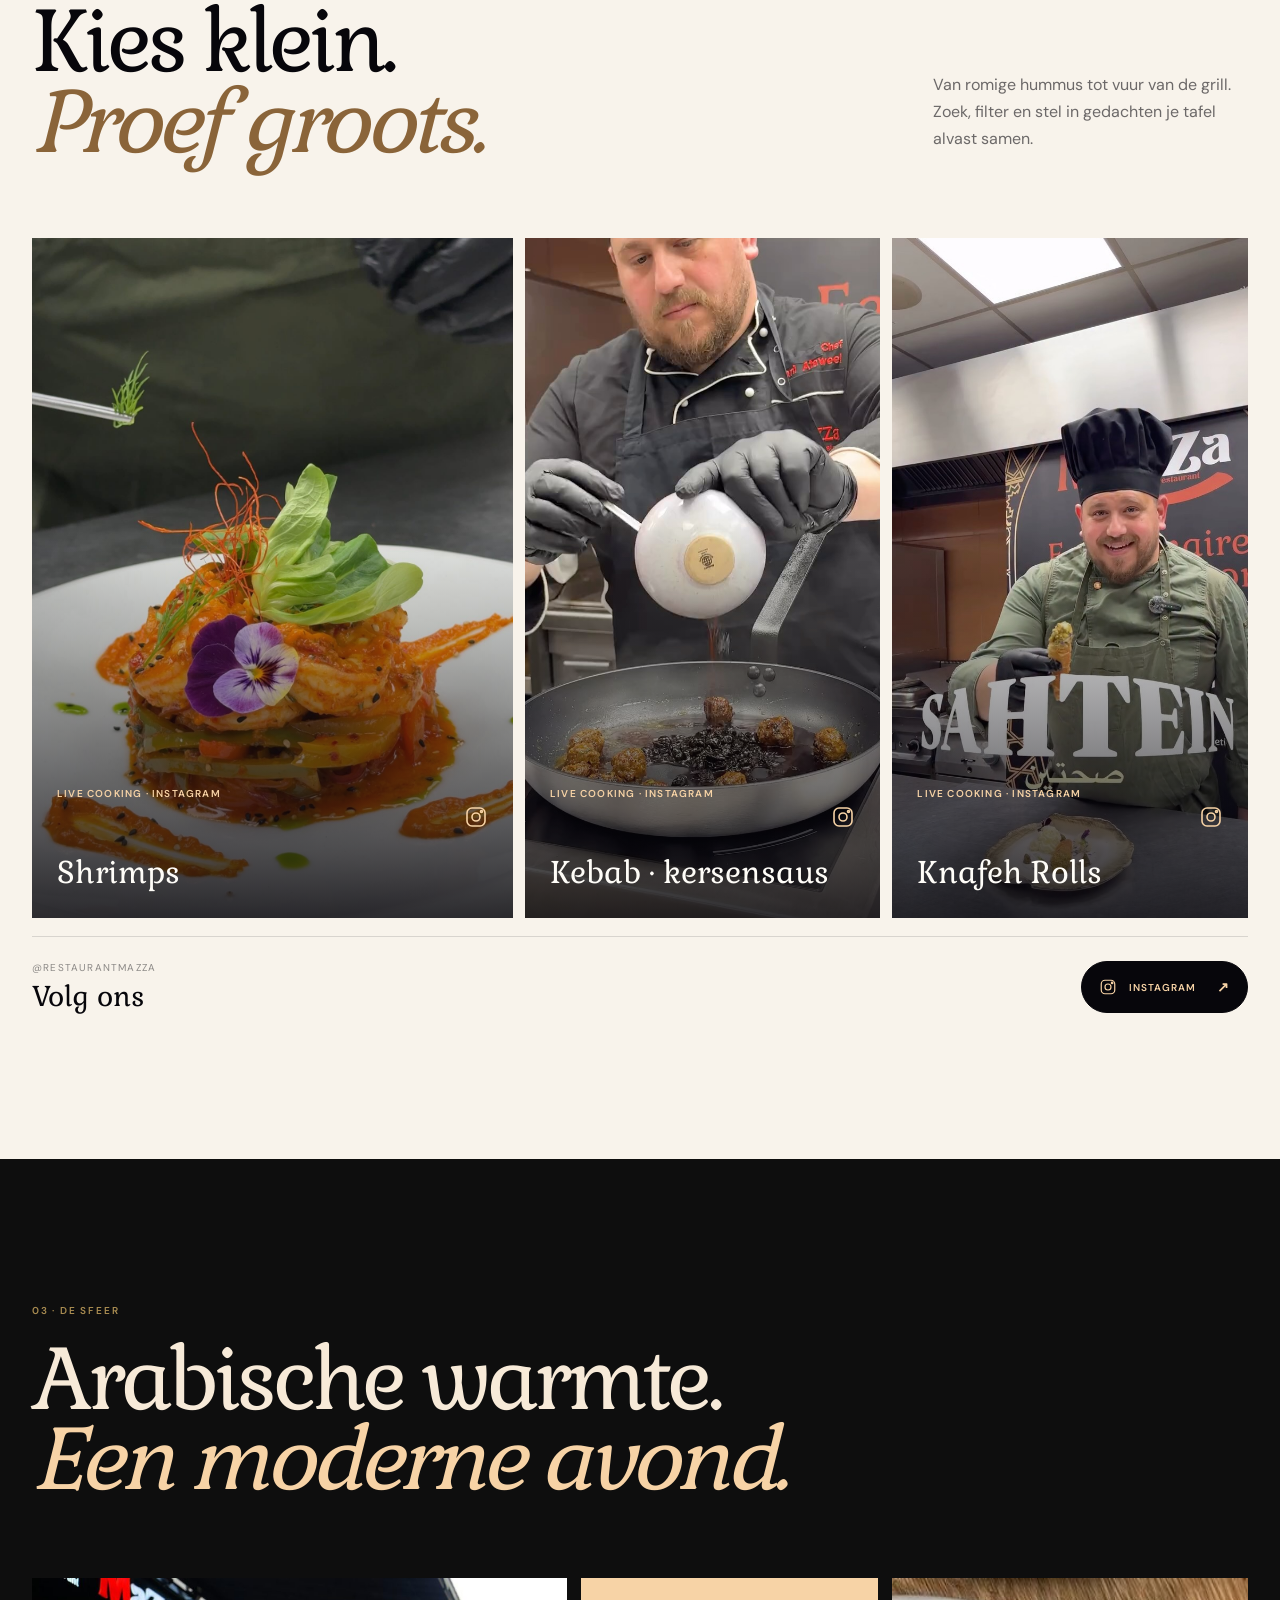
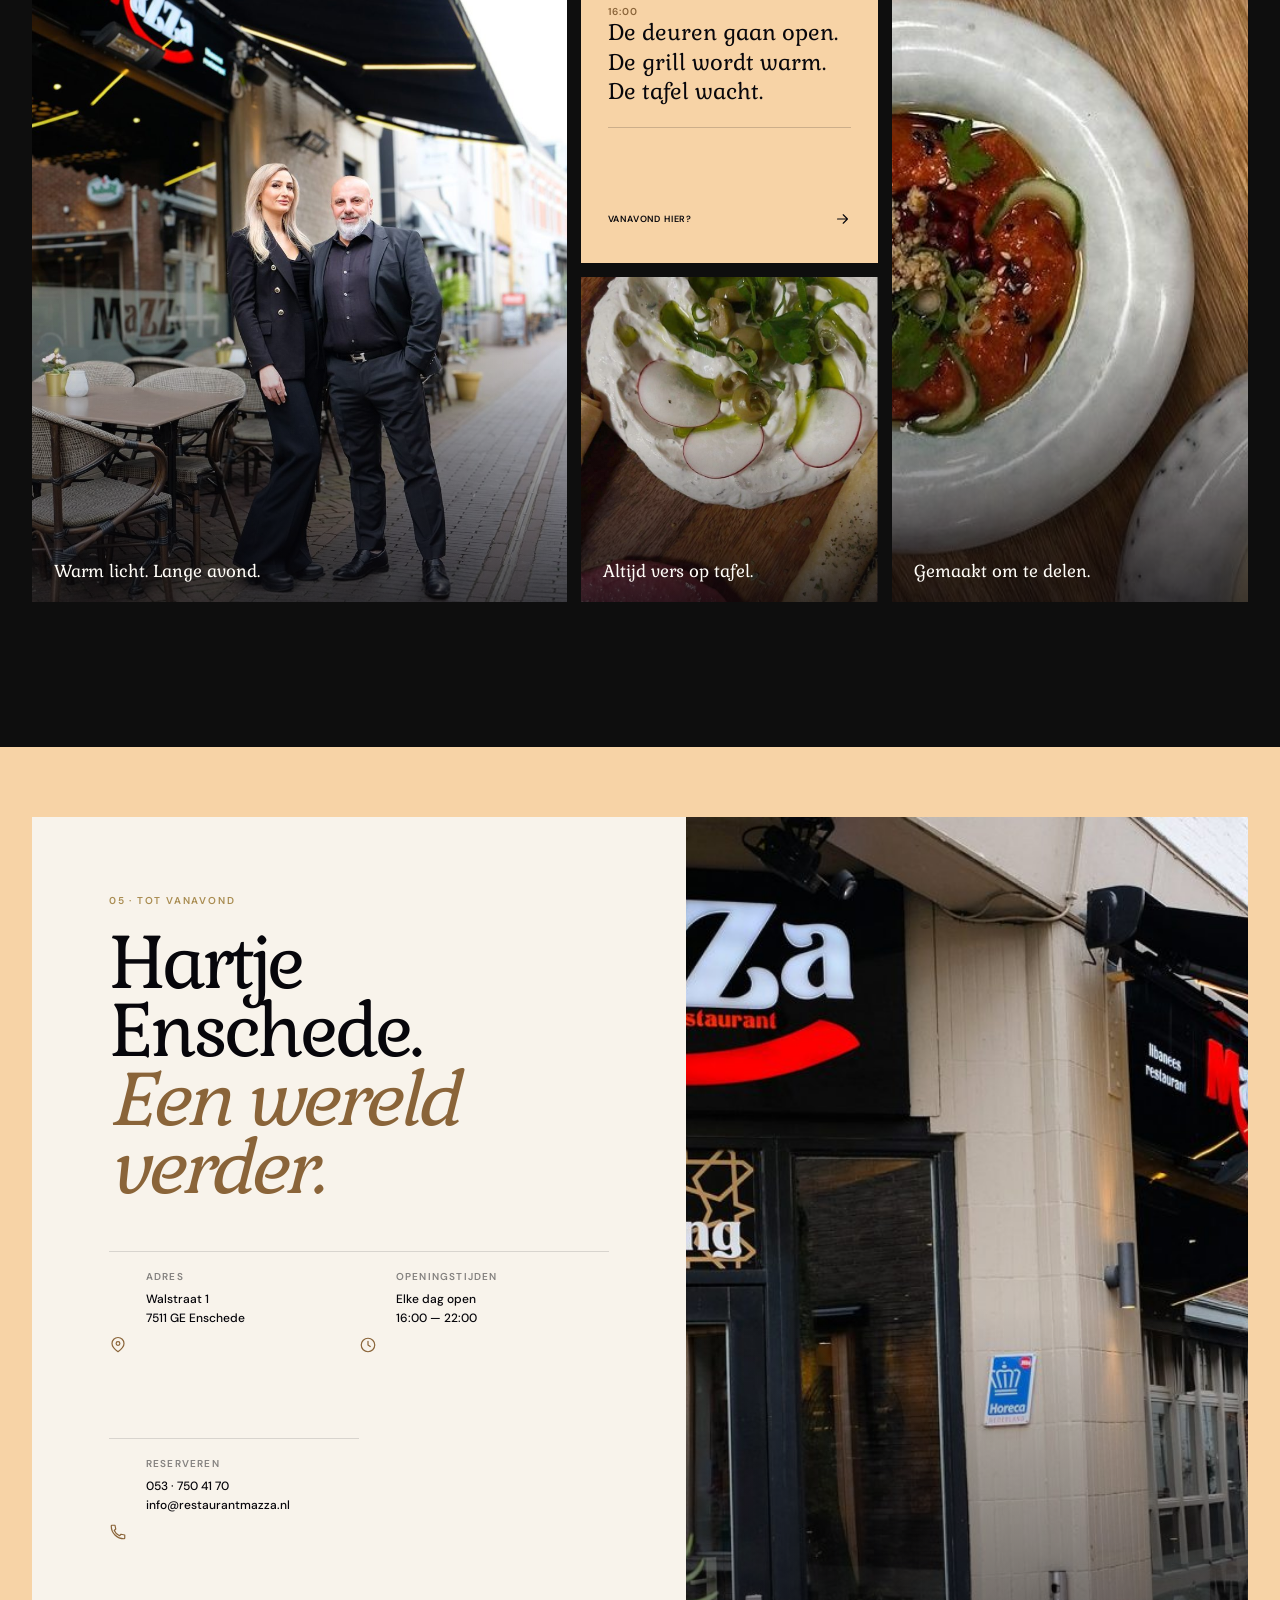
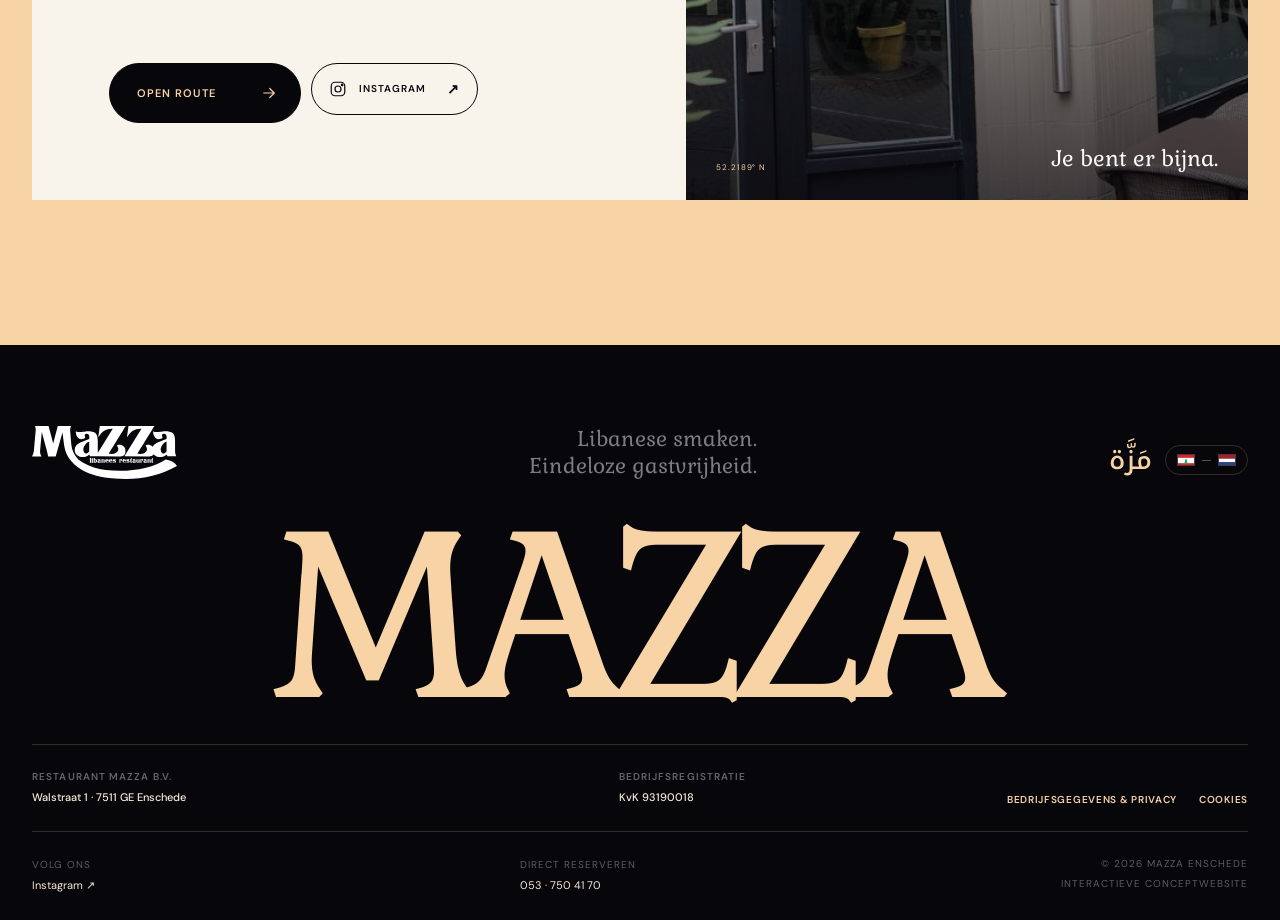
<file: over-ons.html>
<!doctype html>
<html lang="nl" class="notranslate" translate="no">
  <head>
    <meta charset="UTF-8" />
    <meta name="viewport" content="width=device-width, initial-scale=1.0" />
    <meta name="theme-color" content="#07060b" />
    <meta name="google" content="notranslate" />
    <meta name="description" content="Het verhaal, de sfeer en de Libanese gastvrijheid van Restaurant Mazza aan de Walstraat in Enschede." />
    <title>Over Mazza | Restaurant Mazza Enschede</title>
    <link rel="canonical" href="https://mazza-restaurant-concept.onrender.com/over-ons" />
    <link rel="icon" href="/assets/favicon.svg" type="image/svg+xml" />
    <meta property="og:type" content="website" />
    <meta property="og:site_name" content="Restaurant Mazza" />
    <meta property="og:title" content="Over Mazza | Restaurant Mazza Enschede" />
    <meta property="og:description" content="Ontdek het verhaal, de sfeer en de Libanese gastvrijheid van Restaurant Mazza." />
    <meta property="og:url" content="https://mazza-restaurant-concept.onrender.com/over-ons" />
    <meta property="og:image" content="https://mazza-restaurant-concept.onrender.com/assets/instagram-interior-evening.jpg" />
    <meta name="twitter:card" content="summary_large_image" />
    <link rel="stylesheet" href="/styles.css?v=23" />
  </head>
  <body data-page="about">
    <svg class="svg-sprite" aria-hidden="true">
      <symbol id="i-arrow" viewBox="0 0 24 24"><path d="M5 12h14M13 6l6 6-6 6" /></symbol><symbol id="i-calendar" viewBox="0 0 24 24"><path d="M7 3v3M17 3v3M4 9h16M5 5h14a1 1 0 0 1 1 1v14H4V6a1 1 0 0 1 1-1Z" /></symbol><symbol id="i-clock" viewBox="0 0 24 24"><circle cx="12" cy="12" r="9" /><path d="M12 7v5l3 2" /></symbol><symbol id="i-users" viewBox="0 0 24 24"><circle cx="9" cy="8" r="3" /><path d="M3 20c.4-4 2.3-6 6-6s5.6 2 6 6" /><circle cx="17" cy="9" r="2" /><path d="M16 14c3.3.2 4.7 2 5 5" /></symbol><symbol id="i-pin" viewBox="0 0 24 24"><path d="M20 10c0 5-8 11-8 11S4 15 4 10a8 8 0 1 1 16 0Z" /><circle cx="12" cy="10" r="2.5" /></symbol><symbol id="i-search" viewBox="0 0 24 24"><circle cx="10.5" cy="10.5" r="6.5" /><path d="m16 16 5 5" /></symbol><symbol id="i-spark" viewBox="0 0 24 24"><path d="M12 2c.7 6.4 3.6 9.3 10 10-6.4.7-9.3 3.6-10 10-.7-6.4-3.6-9.3-10-10 6.4-.7 9.3-3.6 10-10Z" /></symbol><symbol id="i-check" viewBox="0 0 24 24"><path d="m5 12 4 4L19 6" /></symbol><symbol id="i-phone" viewBox="0 0 24 24"><path d="M8 3H4a1 1 0 0 0-1 1c0 9.4 7.6 17 17 17a1 1 0 0 0 1-1v-4l-5-1-2 2c-3.2-1.4-5.7-3.9-7-7l2-2-1-5Z" /></symbol><symbol id="i-instagram" viewBox="0 0 24 24"><rect x="3" y="3" width="18" height="18" rx="5" /><circle cx="12" cy="12" r="4" /><circle cx="17.5" cy="6.5" r="1" /></symbol>
    </svg>
    <div class="page-grain" aria-hidden="true"></div>
    <a class="skip-link" href="#main-content" data-i18n="a11y.skip">Ga naar de inhoud</a>

    <header class="site-header subpage-header" data-header>
      <a class="brand" href="/" aria-label="Mazza home" translate="no"><img src="/assets/mazza-logo.svg" alt="Mazza" /><span class="brand-wine" aria-hidden="true"><svg viewBox="0 0 24 34"><path class="brand-wine-stream" d="M1 1c4 1 7 3.2 10 7" /><path class="brand-wine-liquid" d="M8.8 13h8.4l-.3 1.4c-.5 2.2-1.6 3.4-3.9 3.4s-3.4-1.2-3.9-3.4L8.8 13Z" /><path class="brand-wine-glass" d="M7 7h12l-1.5 7c-.6 3.1-2.1 5-4.5 5s-3.9-1.9-4.5-5L7 7ZM13 19v8M9 29h8" /></svg></span></a><nav class="desktop-nav" aria-label="Main navigation"><a href="/over-ons" class="active" aria-current="page" data-i18n="nav.story">Ons verhaal</a><a href="/menu" data-i18n="nav.menu">Menukaart</a><a href="#sfeer" data-i18n="nav.atmosphere">Sfeer</a><a href="#contact" data-i18n="nav.visit">Bezoek ons</a></nav>
      <div class="header-actions"><span class="flag-pair" aria-label="Libanon en Nederland"><img src="/assets/flag-lebanon.svg" alt="Libanon" /><i></i><img src="/assets/flag-netherlands.svg" alt="Nederland" /></span><div class="language-switcher" role="group" aria-label="Language" translate="no"><button type="button" data-lang="nl" class="active">NL</button><button type="button" data-lang="de">DE</button><button type="button" data-lang="ar">AR</button></div><a class="instagram-mini" href="https://www.instagram.com/restaurantmazza/" target="_blank" rel="noopener" aria-label="Mazza op Instagram"><svg><use href="#i-instagram" /></svg></a><a class="header-cta" href="/reserveren"><span data-i18n="nav.book">Reserveer</span><svg><use href="#i-arrow" /></svg></a></div>
      <button class="menu-toggle" type="button" aria-label="Menu openen" data-i18n-aria="nav.openMenu" aria-expanded="false" data-menu-toggle><span></span><span></span></button>
    </header>
    <nav class="mobile-menu" aria-label="Mobile navigation" data-mobile-menu><p><span data-i18n="mobile.intro">Ontdek Mazza</span><small data-i18n="brand.cuisine">Libanese keuken</small></p><a href="/"><svg class="mobile-menu-icon" viewBox="0 0 24 24" aria-hidden="true"><path d="m4 11 8-7 8 7v9h-6v-6h-4v6H4Z" /></svg><span>Home</span><small>01</small></a><a href="/over-ons" aria-current="page"><svg class="mobile-menu-icon" aria-hidden="true"><use href="#i-spark" /></svg><span data-i18n="nav.story">Ons verhaal</span><small>02</small></a><a href="/menu"><svg class="mobile-menu-icon" viewBox="0 0 24 24" aria-hidden="true"><circle cx="12" cy="12" r="8" /><circle cx="12" cy="12" r="4.5" /><path d="M4 4v6M6 4v6M4 7h2M19 4v16" /></svg><span data-i18n="nav.menu">Menukaart</span><small>03</small></a><a href="https://www.instagram.com/restaurantmazza/" target="_blank" rel="noopener"><svg class="mobile-menu-icon" aria-hidden="true"><use href="#i-instagram" /></svg><span>Instagram</span><small>↗</small></a><a href="/reserveren"><svg class="mobile-menu-icon" aria-hidden="true"><use href="#i-calendar" /></svg><span data-i18n="nav.book">Reserveer</span><small>04</small></a><div class="mobile-menu-foot"><svg aria-hidden="true"><use href="#i-clock" /></svg><div><strong data-i18n="common.daily">Elke dag open</strong><span>16:00 — 22:00</span></div><small>Walstraat 1 · Enschede</small></div></nav>

    <main id="main-content">
      <section class="subpage-hero about-page-hero"><div class="subpage-hero-media"><video autoplay muted loop playsinline poster="/assets/interior-wide.jpg"><source src="/assets/hero.webm" type="video/webm" /></video></div><div class="subpage-hero-shade"></div><div class="subpage-hero-content"><div class="origin-badge"><span class="origin-flags" aria-label="Libanon en Nederland"><img src="/assets/flag-lebanon.svg" alt="Libanon" /><i></i><img src="/assets/flag-netherlands.svg" alt="Nederland" /></span><span data-i18n="brand.cuisine">Libanese keuken</span></div><span class="section-index" data-i18n="story.index">01 · Het verhaal</span><h1 data-i18n-html="story.title">Eén tafel.<br /><em>Niemand eet alleen.</em></h1><p data-i18n="story.lead">Mazza betekent blijven proeven, delen en praten. Het Arabische antwoord op tapas, met de gastvrijheid van thuis.</p><a class="primary-button" href="#verhaal"><span data-i18n="nav.story">Ons verhaal</span><svg><use href="#i-arrow" /></svg></a></div><div class="subpage-breadcrumb"><a href="/">Mazza</a><span>→</span><strong data-i18n="nav.story">Ons verhaal</strong></div></section>

      <section class="story section" id="verhaal">
        <div class="section-heading reveal"><span class="section-index" data-i18n="story.index">01 · Het verhaal</span><h2 data-i18n-html="story.title">Eén tafel.<br /><em>Niemand eet alleen.</em></h2></div>
        <div class="story-layout"><figure class="story-main-photo reveal"><img src="/assets/dining.jpg" alt="Samen tafelen bij Mazza" loading="lazy" /><figcaption><span>Walstraat 1</span><strong data-i18n="story.photoCaption">Een warme wereld in hartje Enschede.</strong></figcaption></figure><div class="story-copy reveal"><span class="arabic-mark" lang="ar" dir="rtl" translate="no">مَزَّة</span><p class="story-lead" data-i18n="story.lead">Mazza betekent blijven proeven, delen en praten. Het Arabische antwoord op tapas, met de gastvrijheid van thuis.</p><p data-i18n="story.body">Koude en warme mazza, geurende kruiden en gerechten van de grill komen midden op tafel. Niemand bestelt alleen voor zichzelf.</p><a href="/menu" class="line-link"><span data-i18n="story.link">Bekijk wat er op tafel komt</span><svg><use href="#i-arrow" /></svg></a></div><figure class="story-detail-photo reveal"><img src="/assets/food-detail.jpg" alt="Libanees gerecht" loading="lazy" /></figure><blockquote class="story-quote reveal"><svg><use href="#i-spark" /></svg><p data-i18n="story.quote">“De tafel is pas compleet als iedereen mee-eet.”</p><span data-i18n="story.quoteBy">— Onze favoriete huisregel</span></blockquote></div>
      </section>

      <section class="video-story reveal" aria-label="Mazza in beweging"><video autoplay muted loop playsinline poster="/assets/interior-wide.jpg"><source src="/assets/hero.webm" type="video/webm" /></video><div class="video-story-shade"></div><div class="video-story-copy"><span data-i18n="video.index">Mazza in beweging</span><h2 data-i18n-html="video.title">Voel de avond<br /><em>voor je binnenstapt.</em></h2><p data-i18n="video.copy">Warm licht, open vuur en een tafel die steeds voller wordt.</p><a href="/reserveren"><span data-i18n="video.link">Reserveer jouw avond</span><svg><use href="#i-arrow" /></svg></a></div><div class="video-story-badge"><svg><use href="#i-spark" /></svg><span data-i18n-html="video.badge">Echt Mazza<br />Enschede</span></div></section>

      <section class="social-taste section official-story">
        <div class="menu-intro reveal"><div><span class="section-index">Instagram · @restaurantmazza</span><h2 data-i18n-html="menu.title">Kies klein.<br /><em>Proef groots.</em></h2></div><p data-i18n="menu.copy">Van romige hummus tot vuur van de grill. Zoek, filter en stel in gedachten je tafel alvast samen.</p></div>
        <div class="instagram-grid story-instagram-grid"><a class="instagram-card reveal" href="https://www.instagram.com/restaurantmazza/reel/DYCG0hsuGBp/" target="_blank" rel="noopener"><img src="/assets/instagram-shrimps.jpg" alt="Shrimps bij Restaurant Mazza" loading="lazy" /><div><span data-i18n="social.live">Live cooking · Instagram</span><h3>Shrimps</h3><svg><use href="#i-instagram" /></svg></div></a><a class="instagram-card instagram-card-large reveal" href="https://www.instagram.com/restaurantmazza/reel/DXPUCz9iO10/" target="_blank" rel="noopener"><img src="/assets/instagram-cherry.jpg" alt="Kebab in kersensaus bij Restaurant Mazza" loading="lazy" /><div><span data-i18n="social.live">Live cooking · Instagram</span><h3 data-i18n="social.kebab">Kebab · kersensaus</h3><svg><use href="#i-instagram" /></svg></div></a><a class="instagram-card reveal" href="https://www.instagram.com/restaurantmazza/reel/DYEr3u6ORmg/" target="_blank" rel="noopener"><img src="/assets/instagram-knafeh.jpg" alt="Knafeh Rolls bij Restaurant Mazza" loading="lazy" /><div><span data-i18n="social.live">Live cooking · Instagram</span><h3>Knafeh Rolls</h3><svg><use href="#i-instagram" /></svg></div></a></div>
        <div class="social-cta reveal"><div><span>@restaurantmazza</span><strong data-i18n="footer.follow">Volg ons</strong></div><a class="instagram-button" href="https://www.instagram.com/restaurantmazza/" target="_blank" rel="noopener"><svg><use href="#i-instagram" /></svg><span>Instagram</span><b>↗</b></a></div>
      </section>

      <section class="moments section" id="sfeer"><div class="section-heading reveal"><span class="section-index" data-i18n="moments.index">03 · De sfeer</span><h2 data-i18n-html="moments.title">Arabische warmte.<br /><em>Een moderne avond.</em></h2></div><div class="moments-grid"><figure class="moment moment-wide reveal"><img src="/assets/interior-wide.jpg" alt="Warm interieur van Mazza" loading="lazy" /><figcaption data-i18n="moments.caption1">Warm licht. Lange avond.</figcaption></figure><div class="moment-note reveal"><span>16:00</span><p data-i18n-html="moments.note">De deuren gaan open.<br />De grill wordt warm.<br />De tafel wacht.</p><a href="/reserveren"><span data-i18n="moments.link">Vanavond hier?</span><svg><use href="#i-arrow" /></svg></a></div><figure class="moment moment-tall reveal"><img src="/assets/food-mezze.jpg" alt="Kleurrijke Libanese mazza" loading="lazy" /><figcaption data-i18n="moments.caption2">Gemaakt om te delen.</figcaption></figure><figure class="moment moment-small reveal"><img src="/assets/food-platter.jpg" alt="Mazza gerechten" loading="lazy" /><figcaption data-i18n="moments.caption3">Altijd vers op tafel.</figcaption></figure></div></section>

      <section class="contact-section section" id="contact"><div class="contact-card reveal"><div class="contact-copy"><span class="section-index" data-i18n="contact.index">05 · Tot vanavond</span><h2 data-i18n-html="contact.title">Hartje Enschede.<br /><em>Een wereld verder.</em></h2><div class="contact-facts"><div><svg><use href="#i-pin" /></svg><p><span data-i18n="contact.address">Adres</span><strong>Walstraat 1<br />7511 GE Enschede</strong></p></div><div><svg><use href="#i-clock" /></svg><p><span data-i18n="contact.hours">Openingstijden</span><strong><b data-i18n="common.daily">Elke dag open</b><br />16:00 — 22:00</strong></p></div><div><svg><use href="#i-phone" /></svg><p><span data-i18n="contact.reserve">Reserveren</span><strong><a href="tel:0537504170">053 · 750 41 70</a><br /><a href="mailto:info@restaurantmazza.nl">info@restaurantmazza.nl</a></strong></p></div></div><div class="contact-actions"><a class="primary-button dark-button" href="https://www.google.com/maps/place/Mazza/@52.2189113,6.8949969,17z" target="_blank" rel="noopener"><span data-i18n="contact.route">Open route</span><svg><use href="#i-arrow" /></svg></a><a class="instagram-button dark-instagram" href="https://www.instagram.com/restaurantmazza/" target="_blank" rel="noopener"><svg><use href="#i-instagram" /></svg><span>Instagram</span><b>↗</b></a></div></div><figure><img src="/assets/dining.jpg" alt="Restaurant Mazza Enschede" loading="lazy" /><figcaption><span>52.2189° N</span><strong data-i18n="contact.almost">Je bent er bijna.</strong></figcaption></figure></div></section>
    </main>

    <footer class="site-footer" id="footer"><div class="footer-top"><img src="/assets/mazza-logo.svg" alt="Mazza" /><p data-i18n-html="footer.tagline">Libanese smaken.<br />Eindeloze gastvrijheid.</p><div class="footer-origin"><span class="footer-arabic" lang="ar" dir="rtl" translate="no">مَزَّة</span><span class="footer-flags" aria-label="Libanon en Nederland"><img src="/assets/flag-lebanon.svg" alt="Libanon" /><i></i><img src="/assets/flag-netherlands.svg" alt="Nederland" /></span></div></div><div class="footer-word" aria-label="Mazza" translate="no"><span>M</span><span>A</span><span>Z</span><span>Z</span><span>A</span></div><div class="footer-legal"><div><span data-i18n="footer.company">Restaurant Mazza B.V.</span><strong>Walstraat 1 · 7511 GE Enschede</strong></div><div><span data-i18n="footer.registration">Bedrijfsregistratie</span><strong>KvK 93190018</strong></div><nav aria-label="Juridische informatie"><a href="/privacy" data-i18n="footer.legal">Bedrijfsgegevens & privacy</a><a href="/privacy#cookies" data-i18n="footer.cookies">Cookies</a></nav></div><div class="footer-row"><div><span data-i18n="footer.follow">Volg ons</span><a href="https://www.instagram.com/restaurantmazza/" target="_blank" rel="noopener">Instagram ↗</a></div><div><span data-i18n="footer.call">Direct reserveren</span><a href="tel:0537504170">053 · 750 41 70</a></div><div><span>© <span data-year></span> Mazza Enschede</span><small data-i18n="footer.concept">Interactieve conceptwebsite</small></div></div></footer>
    <script src="/app.js?v=20"></script>
  </body>
</html>
</file>
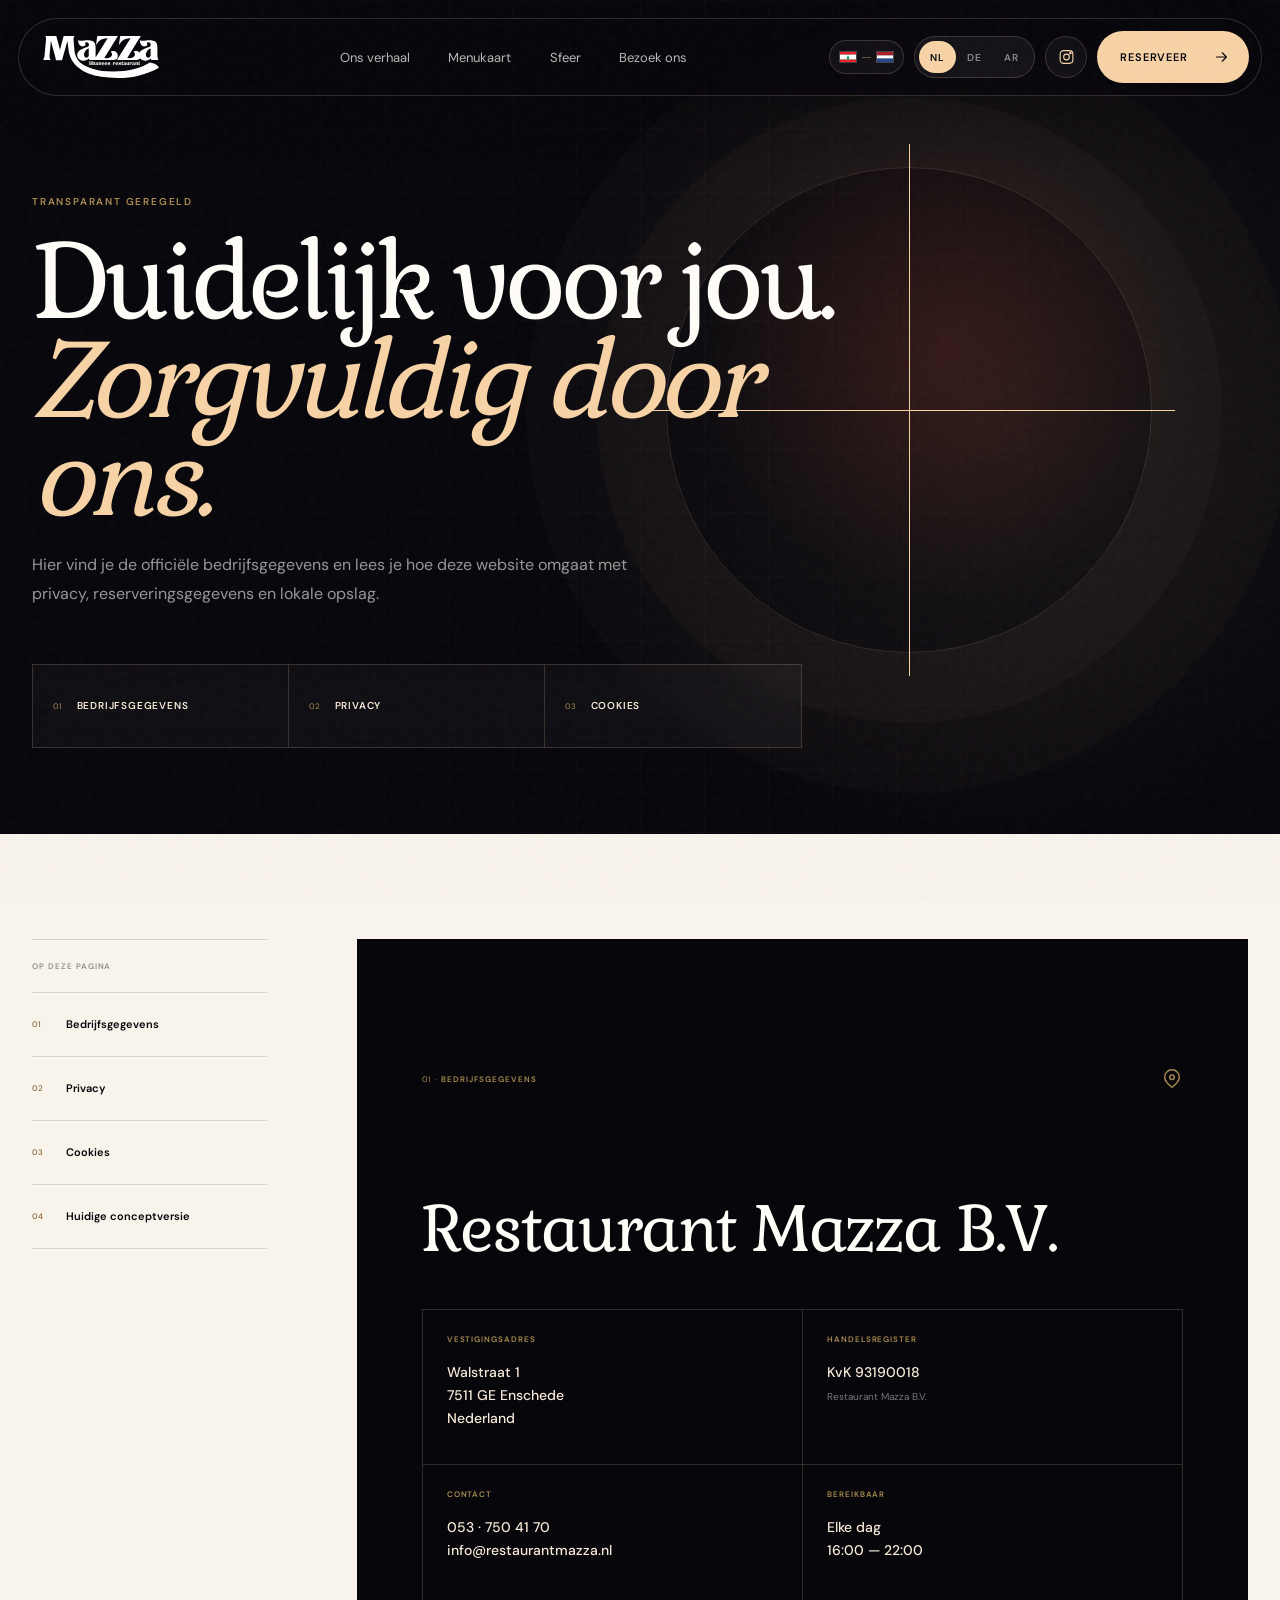
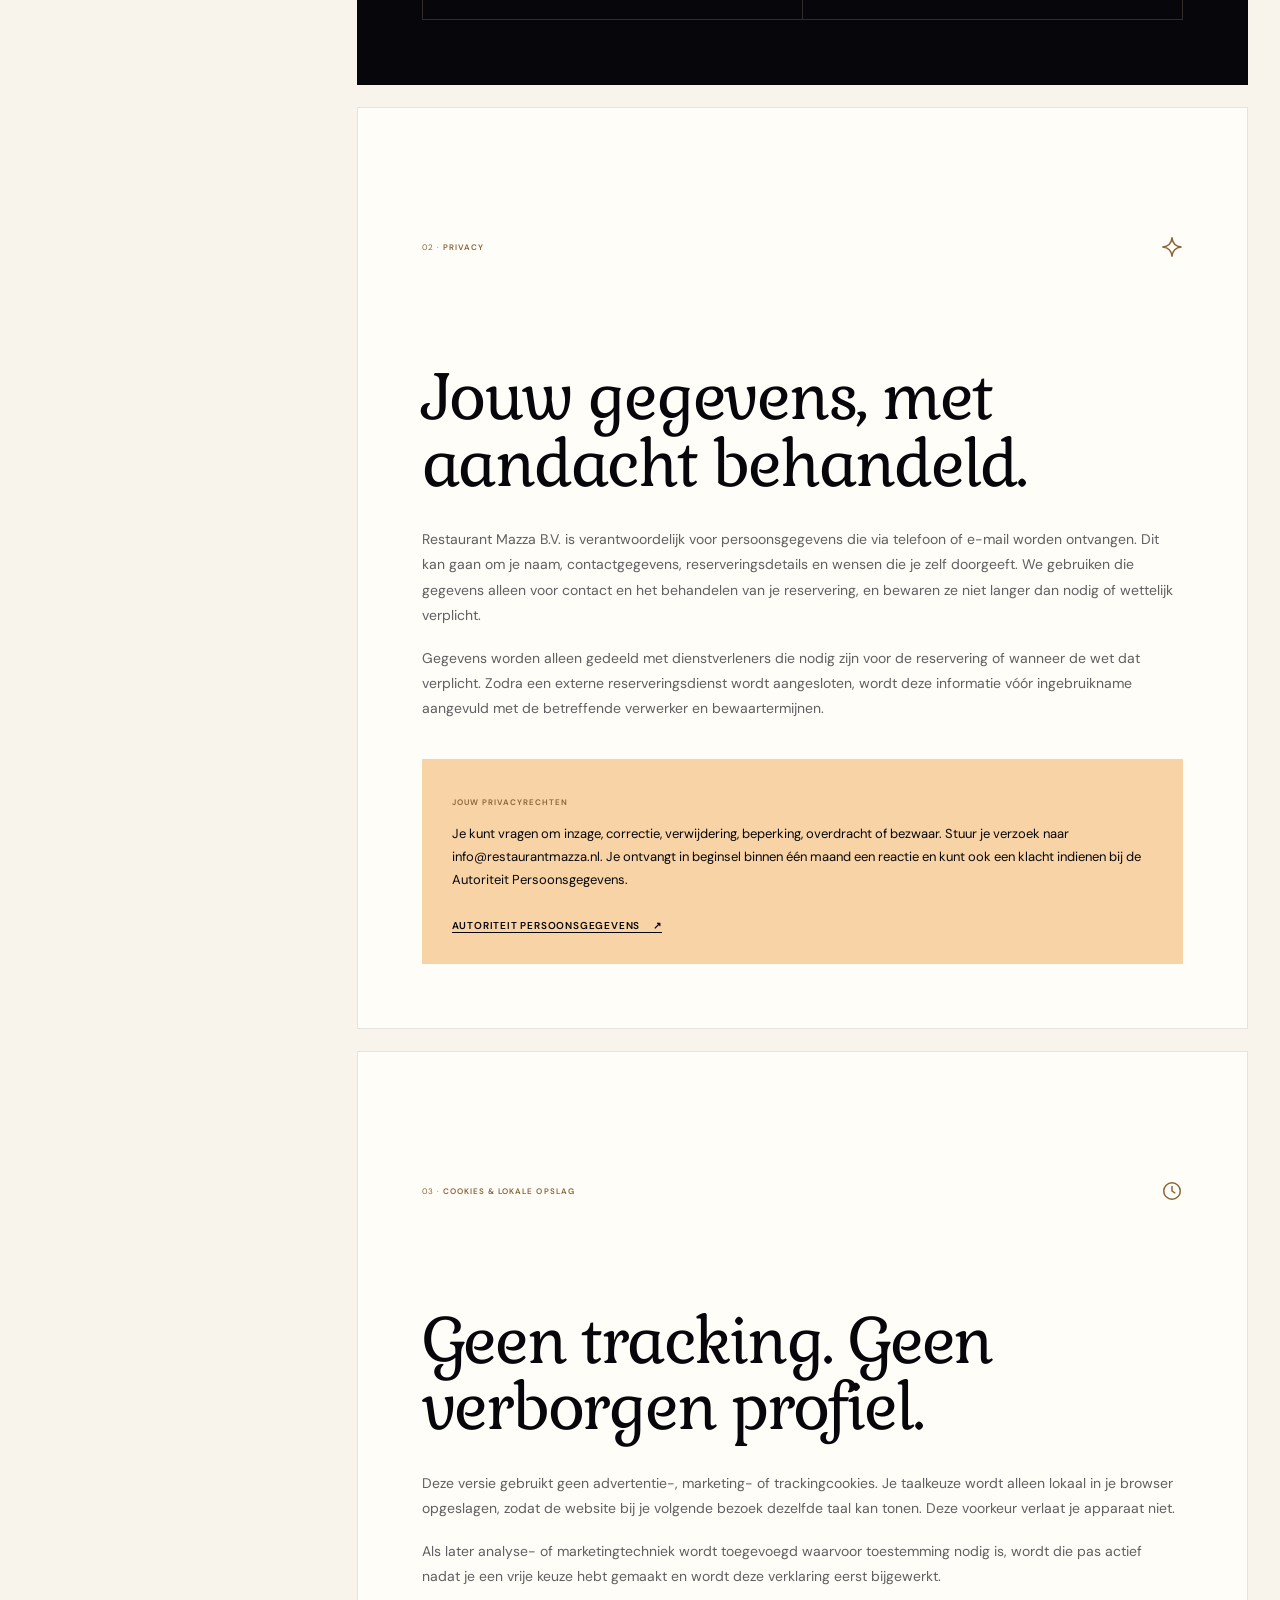
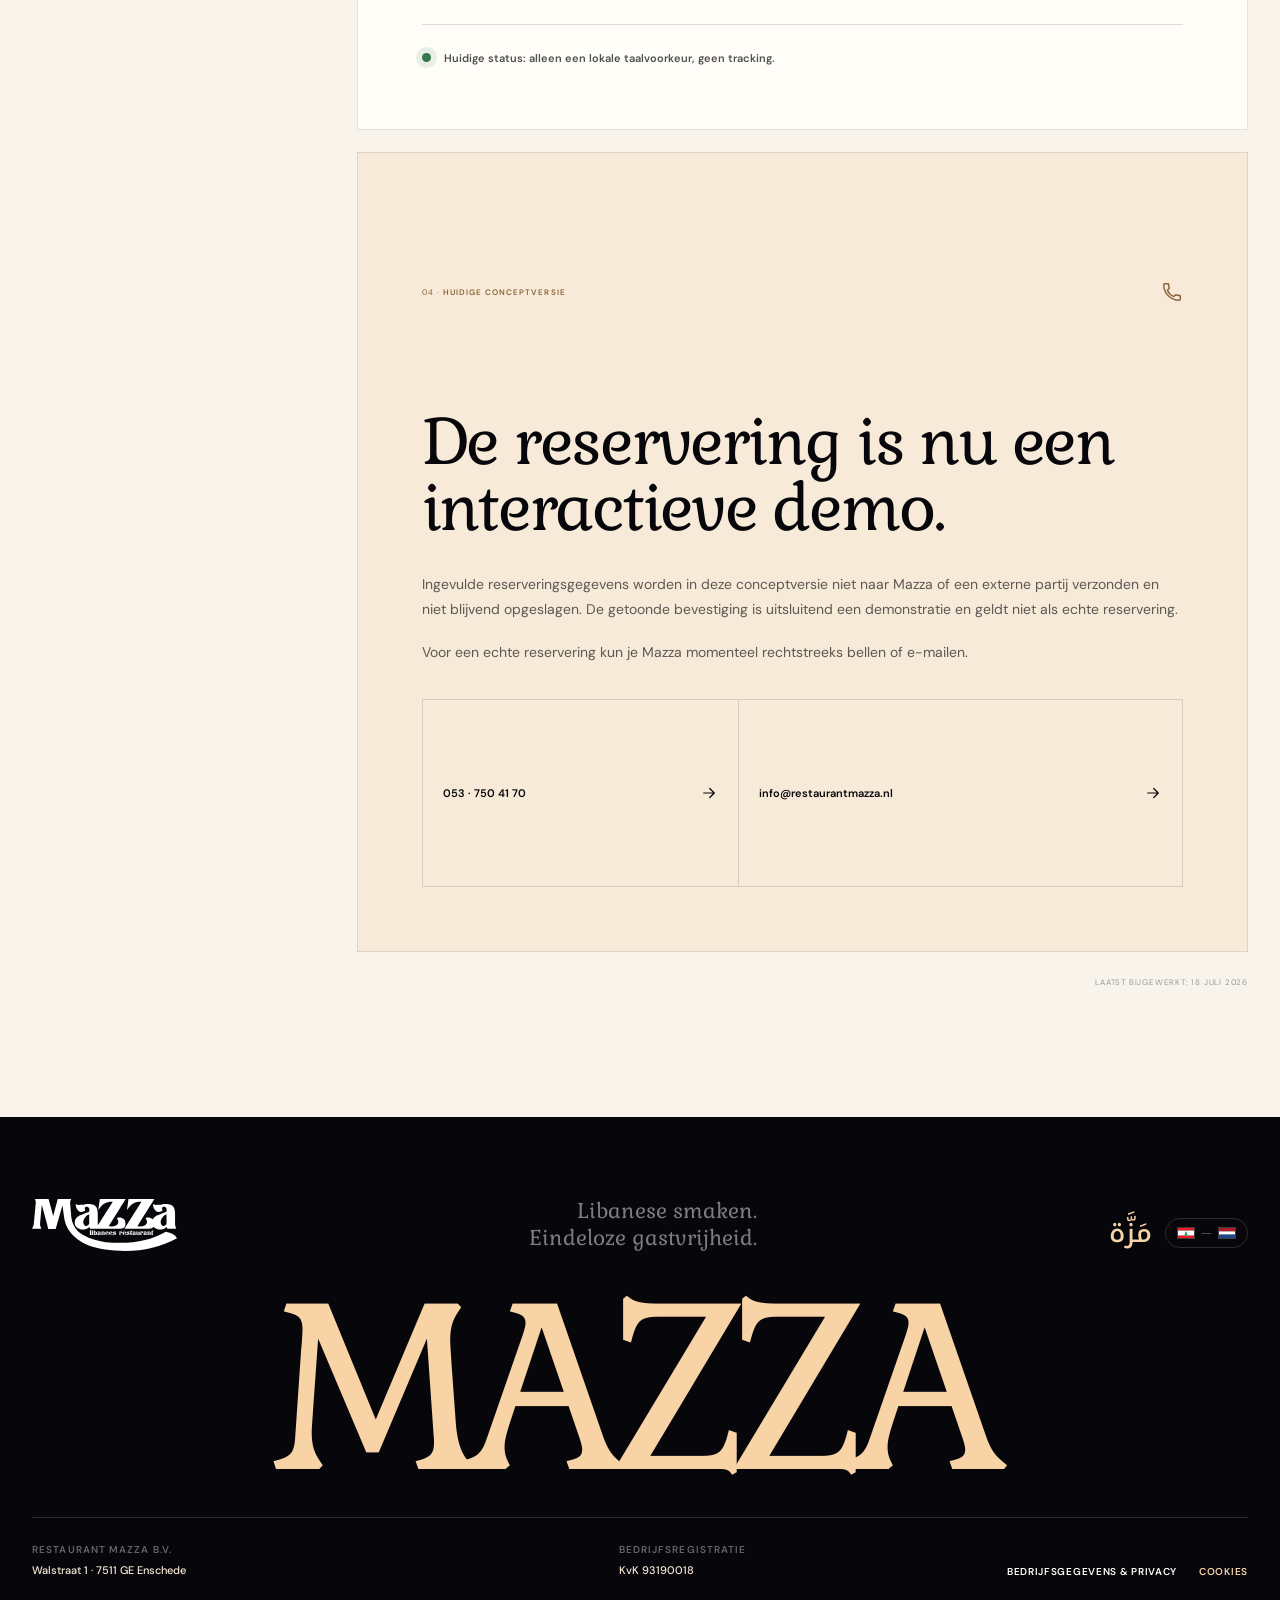
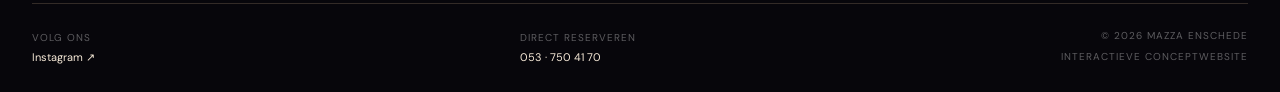
<file: privacy.html>
<!doctype html>
<html lang="nl" class="notranslate" translate="no">
  <head>
    <meta charset="UTF-8" />
    <meta name="viewport" content="width=device-width, initial-scale=1.0" />
    <meta name="theme-color" content="#07060b" />
    <meta name="google" content="notranslate" />
    <meta name="description" content="Bedrijfsgegevens, privacy- en cookie-informatie van Restaurant Mazza B.V. in Enschede." />
    <title>Bedrijfsgegevens & privacy | Mazza Enschede</title>
    <link rel="canonical" href="https://mazza-restaurant-concept.onrender.com/privacy" />
    <link rel="icon" href="/assets/favicon.svg" type="image/svg+xml" />
    <meta property="og:type" content="website" />
    <meta property="og:site_name" content="Restaurant Mazza" />
    <meta property="og:title" content="Bedrijfsgegevens &amp; privacy | Mazza Enschede" />
    <meta property="og:description" content="Bedrijfsgegevens, privacy- en cookie-informatie van Restaurant Mazza B.V." />
    <meta property="og:url" content="https://mazza-restaurant-concept.onrender.com/privacy" />
    <meta property="og:image" content="https://mazza-restaurant-concept.onrender.com/assets/instagram-interior-evening.jpg" />
    <meta name="twitter:card" content="summary_large_image" />
    <link rel="stylesheet" href="/styles.css?v=23" />
  </head>
  <body data-page="legal">
    <svg class="svg-sprite" aria-hidden="true">
      <symbol id="i-arrow" viewBox="0 0 24 24"><path d="M5 12h14M13 6l6 6-6 6" /></symbol>
      <symbol id="i-clock" viewBox="0 0 24 24"><circle cx="12" cy="12" r="9" /><path d="M12 7v5l3 2" /></symbol>
      <symbol id="i-pin" viewBox="0 0 24 24"><path d="M20 10c0 5-8 11-8 11S4 15 4 10a8 8 0 1 1 16 0Z" /><circle cx="12" cy="10" r="2.5" /></symbol>
      <symbol id="i-spark" viewBox="0 0 24 24"><path d="M12 2c.7 6.4 3.6 9.3 10 10-6.4.7-9.3 3.6-10 10-.7-6.4-3.6-9.3-10-10 6.4-.7 9.3-3.6 10-10Z" /></symbol>
      <symbol id="i-phone" viewBox="0 0 24 24"><path d="M8 3H4a1 1 0 0 0-1 1c0 9.4 7.6 17 17 17a1 1 0 0 0 1-1v-4l-5-1-2 2c-3.2-1.4-5.7-3.9-7-7l2-2-1-5Z" /></symbol>
      <symbol id="i-instagram" viewBox="0 0 24 24"><rect x="3" y="3" width="18" height="18" rx="5" /><circle cx="12" cy="12" r="4" /><circle cx="17.5" cy="6.5" r="1" /></symbol>
    </svg>

    <div class="page-grain" aria-hidden="true"></div>
    <a class="skip-link" href="#main-content" data-i18n="a11y.skip">Ga naar de inhoud</a>

    <header class="site-header subpage-header" data-header>
      <a class="brand" href="/" aria-label="Mazza home" translate="no"><img src="/assets/mazza-logo.svg" alt="Mazza" /><span class="brand-wine" aria-hidden="true"><svg viewBox="0 0 24 34"><path class="brand-wine-stream" d="M1 1c4 1 7 3.2 10 7" /><path class="brand-wine-liquid" d="M8.8 13h8.4l-.3 1.4c-.5 2.2-1.6 3.4-3.9 3.4s-3.4-1.2-3.9-3.4L8.8 13Z" /><path class="brand-wine-glass" d="M7 7h12l-1.5 7c-.6 3.1-2.1 5-4.5 5s-3.9-1.9-4.5-5L7 7ZM13 19v8M9 29h8" /></svg></span></a>
      <nav class="desktop-nav" aria-label="Main navigation"><a href="/over-ons" data-i18n="nav.story">Ons verhaal</a><a href="/menu" data-i18n="nav.menu">Menukaart</a><a href="/over-ons#sfeer" data-i18n="nav.atmosphere">Sfeer</a><a href="/over-ons#contact" data-i18n="nav.visit">Bezoek ons</a></nav>
      <div class="header-actions"><span class="flag-pair" aria-label="Libanon en Nederland"><img src="/assets/flag-lebanon.svg" alt="Libanon" /><i></i><img src="/assets/flag-netherlands.svg" alt="Nederland" /></span><div class="language-switcher" role="group" aria-label="Language" translate="no"><button type="button" data-lang="nl" class="active">NL</button><button type="button" data-lang="de">DE</button><button type="button" data-lang="ar">AR</button></div><a class="instagram-mini" href="https://www.instagram.com/restaurantmazza/" target="_blank" rel="noopener" aria-label="Mazza op Instagram"><svg><use href="#i-instagram" /></svg></a><a class="header-cta" href="/reserveren"><span data-i18n="nav.book">Reserveer</span><svg><use href="#i-arrow" /></svg></a></div>
      <button class="menu-toggle" type="button" aria-label="Menu openen" data-i18n-aria="nav.openMenu" aria-expanded="false" data-menu-toggle><span></span><span></span></button>
    </header>

    <nav class="mobile-menu" aria-label="Mobile navigation" data-mobile-menu><p><span data-i18n="mobile.intro">Ontdek Mazza</span><small data-i18n="brand.cuisine">Libanese keuken</small></p><a href="/"><svg class="mobile-menu-icon" viewBox="0 0 24 24" aria-hidden="true"><path d="m4 11 8-7 8 7v9h-6v-6h-4v6H4Z" /></svg><span>Home</span><small>01</small></a><a href="/over-ons"><svg class="mobile-menu-icon" aria-hidden="true"><use href="#i-spark" /></svg><span data-i18n="nav.story">Ons verhaal</span><small>02</small></a><a href="/menu"><svg class="mobile-menu-icon" viewBox="0 0 24 24" aria-hidden="true"><circle cx="12" cy="12" r="8" /><circle cx="12" cy="12" r="4.5" /><path d="M4 4v6M6 4v6M4 7h2M19 4v16" /></svg><span data-i18n="nav.menu">Menukaart</span><small>03</small></a><a href="https://www.instagram.com/restaurantmazza/" target="_blank" rel="noopener"><svg class="mobile-menu-icon" aria-hidden="true"><use href="#i-instagram" /></svg><span>Instagram</span><small>↗</small></a><a href="/reserveren"><svg class="mobile-menu-icon" aria-hidden="true"><use href="#i-calendar" /></svg><span data-i18n="nav.book">Reserveer</span><small>04</small></a><div class="mobile-menu-foot"><svg aria-hidden="true"><use href="#i-clock" /></svg><div><strong data-i18n="common.daily">Elke dag open</strong><span>16:00 — 22:00</span></div><small>Walstraat 1 · Enschede</small></div></nav>

    <main id="main-content">
      <section class="legal-hero">
        <div class="legal-hero-glow" aria-hidden="true"></div>
        <div class="legal-hero-inner">
          <span class="section-index" data-i18n="legal.eyebrow">Transparant geregeld</span>
          <h1 data-i18n-html="legal.title">Duidelijk voor jou.<br /><em>Zorgvuldig door ons.</em></h1>
          <p data-i18n="legal.intro">Hier vind je de officiële bedrijfsgegevens en lees je hoe deze website omgaat met privacy, reserveringsgegevens en lokale opslag.</p>
          <nav class="legal-jump" aria-label="Op deze pagina"><a href="#bedrijf"><span>01</span><b data-i18n="legal.navCompany">Bedrijfsgegevens</b></a><a href="#privacy"><span>02</span><b data-i18n="legal.navPrivacy">Privacy</b></a><a href="#cookies"><span>03</span><b data-i18n="legal.navCookies">Cookies</b></a></nav>
        </div>
      </section>

      <section class="legal-body">
        <div class="legal-layout">
          <aside class="legal-aside">
            <span data-i18n="legal.contents">Op deze pagina</span>
            <a href="#bedrijf"><b>01</b><span data-i18n="legal.navCompany">Bedrijfsgegevens</span></a>
            <a href="#privacy"><b>02</b><span data-i18n="legal.navPrivacy">Privacy</span></a>
            <a href="#cookies"><b>03</b><span data-i18n="legal.navCookies">Cookies</span></a>
            <a href="#concept"><b>04</b><span data-i18n="legal.navConcept">Huidige conceptversie</span></a>
          </aside>

          <div class="legal-content">
            <article class="legal-panel legal-company" id="bedrijf">
              <div class="legal-panel-heading"><span>01 · <b data-i18n="legal.companyLabel">Bedrijfsgegevens</b></span><svg><use href="#i-pin" /></svg></div>
              <h2 data-i18n="legal.companyTitle">Restaurant Mazza B.V.</h2>
              <div class="legal-fact-grid">
                <div><span data-i18n="legal.addressLabel">Vestigingsadres</span><strong>Walstraat 1<br />7511 GE Enschede<br />Nederland</strong></div>
                <div><span data-i18n="legal.registrationLabel">Handelsregister</span><strong>KvK 93190018<br /><small>Restaurant Mazza B.V.</small></strong></div>
                <div><span data-i18n="legal.contactLabel">Contact</span><strong><a href="tel:0537504170">053 · 750 41 70</a><br /><a href="mailto:info@restaurantmazza.nl">info@restaurantmazza.nl</a></strong></div>
                <div><span data-i18n="legal.reachLabel">Bereikbaar</span><strong data-i18n-html="legal.reachValue">Elke dag<br />16:00 — 22:00</strong></div>
              </div>
            </article>

            <article class="legal-panel" id="privacy">
              <div class="legal-panel-heading"><span>02 · <b data-i18n="legal.privacyLabel">Privacy</b></span><svg><use href="#i-spark" /></svg></div>
              <h2 data-i18n="legal.privacyTitle">Jouw gegevens, met aandacht behandeld.</h2>
              <p data-i18n="legal.privacyBody1">Restaurant Mazza B.V. is verantwoordelijk voor persoonsgegevens die via telefoon of e-mail worden ontvangen. Dit kan gaan om je naam, contactgegevens, reserveringsdetails en wensen die je zelf doorgeeft. We gebruiken die gegevens alleen voor contact en het behandelen van je reservering, en bewaren ze niet langer dan nodig of wettelijk verplicht.</p>
              <p data-i18n="legal.privacyBody2">Gegevens worden alleen gedeeld met dienstverleners die nodig zijn voor de reservering of wanneer de wet dat verplicht. Zodra een externe reserveringsdienst wordt aangesloten, wordt deze informatie vóór ingebruikname aangevuld met de betreffende verwerker en bewaartermijnen.</p>
              <div class="legal-rights">
                <span data-i18n="legal.rightsTitle">Jouw privacyrechten</span>
                <p data-i18n="legal.rightsBody">Je kunt vragen om inzage, correctie, verwijdering, beperking, overdracht of bezwaar. Stuur je verzoek naar info@restaurantmazza.nl. Je ontvangt in beginsel binnen één maand een reactie en kunt ook een klacht indienen bij de Autoriteit Persoonsgegevens.</p>
                <a href="https://autoriteitpersoonsgegevens.nl/een-tip-of-klacht-indienen-bij-de-ap" target="_blank" rel="noopener"><span data-i18n="legal.apLink">Autoriteit Persoonsgegevens</span><b>↗</b></a>
              </div>
            </article>

            <article class="legal-panel" id="cookies">
              <div class="legal-panel-heading"><span>03 · <b data-i18n="legal.cookiesLabel">Cookies & lokale opslag</b></span><svg><use href="#i-clock" /></svg></div>
              <h2 data-i18n="legal.cookiesTitle">Geen tracking. Geen verborgen profiel.</h2>
              <p data-i18n="legal.cookiesBody1">Deze versie gebruikt geen advertentie-, marketing- of trackingcookies. Je taalkeuze wordt alleen lokaal in je browser opgeslagen, zodat de website bij je volgende bezoek dezelfde taal kan tonen. Deze voorkeur verlaat je apparaat niet.</p>
              <p data-i18n="legal.cookiesBody2">Als later analyse- of marketingtechniek wordt toegevoegd waarvoor toestemming nodig is, wordt die pas actief nadat je een vrije keuze hebt gemaakt en wordt deze verklaring eerst bijgewerkt.</p>
              <div class="legal-status"><i></i><span data-i18n="legal.cookiesStatus">Huidige status: alleen een lokale taalvoorkeur, geen tracking.</span></div>
            </article>

            <article class="legal-panel legal-concept" id="concept">
              <div class="legal-panel-heading"><span>04 · <b data-i18n="legal.conceptLabel">Huidige conceptversie</b></span><svg><use href="#i-phone" /></svg></div>
              <h2 data-i18n="legal.conceptTitle">De reservering is nu een interactieve demo.</h2>
              <p data-i18n="legal.conceptBody">Ingevulde reserveringsgegevens worden in deze conceptversie niet naar Mazza of een externe partij verzonden en niet blijvend opgeslagen. De getoonde bevestiging is uitsluitend een demonstratie en geldt niet als echte reservering.</p>
              <p data-i18n="legal.conceptNext">Voor een echte reservering kun je Mazza momenteel rechtstreeks bellen of e-mailen.</p>
              <div class="legal-contact-row"><a href="tel:0537504170"><span>053 · 750 41 70</span><svg><use href="#i-arrow" /></svg></a><a href="mailto:info@restaurantmazza.nl"><span>info@restaurantmazza.nl</span><svg><use href="#i-arrow" /></svg></a></div>
            </article>

            <p class="legal-updated" data-i18n="legal.updated">Laatst bijgewerkt: 18 juli 2026</p>
          </div>
        </div>
      </section>
    </main>

    <footer class="site-footer" id="footer">
      <div class="footer-top"><img src="/assets/mazza-logo.svg" alt="Mazza" /><p data-i18n-html="footer.tagline">Libanese smaken.<br />Eindeloze gastvrijheid.</p><div class="footer-origin"><span class="footer-arabic" lang="ar" dir="rtl" translate="no">مَزَّة</span><span class="footer-flags" aria-label="Libanon en Nederland"><img src="/assets/flag-lebanon.svg" alt="Libanon" /><i></i><img src="/assets/flag-netherlands.svg" alt="Nederland" /></span></div></div>
      <div class="footer-word" aria-label="Mazza" translate="no"><span>M</span><span>A</span><span>Z</span><span>Z</span><span>A</span></div>
      <div class="footer-legal"><div><span data-i18n="footer.company">Restaurant Mazza B.V.</span><strong>Walstraat 1 · 7511 GE Enschede</strong></div><div><span data-i18n="footer.registration">Bedrijfsregistratie</span><strong>KvK 93190018</strong></div><nav aria-label="Juridische informatie"><a href="/privacy" aria-current="page" data-i18n="footer.legal">Bedrijfsgegevens & privacy</a><a href="/privacy#cookies" data-i18n="footer.cookies">Cookies</a></nav></div>
      <div class="footer-row"><div><span data-i18n="footer.follow">Volg ons</span><a href="https://www.instagram.com/restaurantmazza/" target="_blank" rel="noopener">Instagram ↗</a></div><div><span data-i18n="footer.call">Direct reserveren</span><a href="tel:0537504170">053 · 750 41 70</a></div><div><span>© <span data-year></span> Mazza Enschede</span><small data-i18n="footer.concept">Interactieve conceptwebsite</small></div></div>
    </footer>

    <script src="/app.js?v=20"></script>
  </body>
</html>
</file>
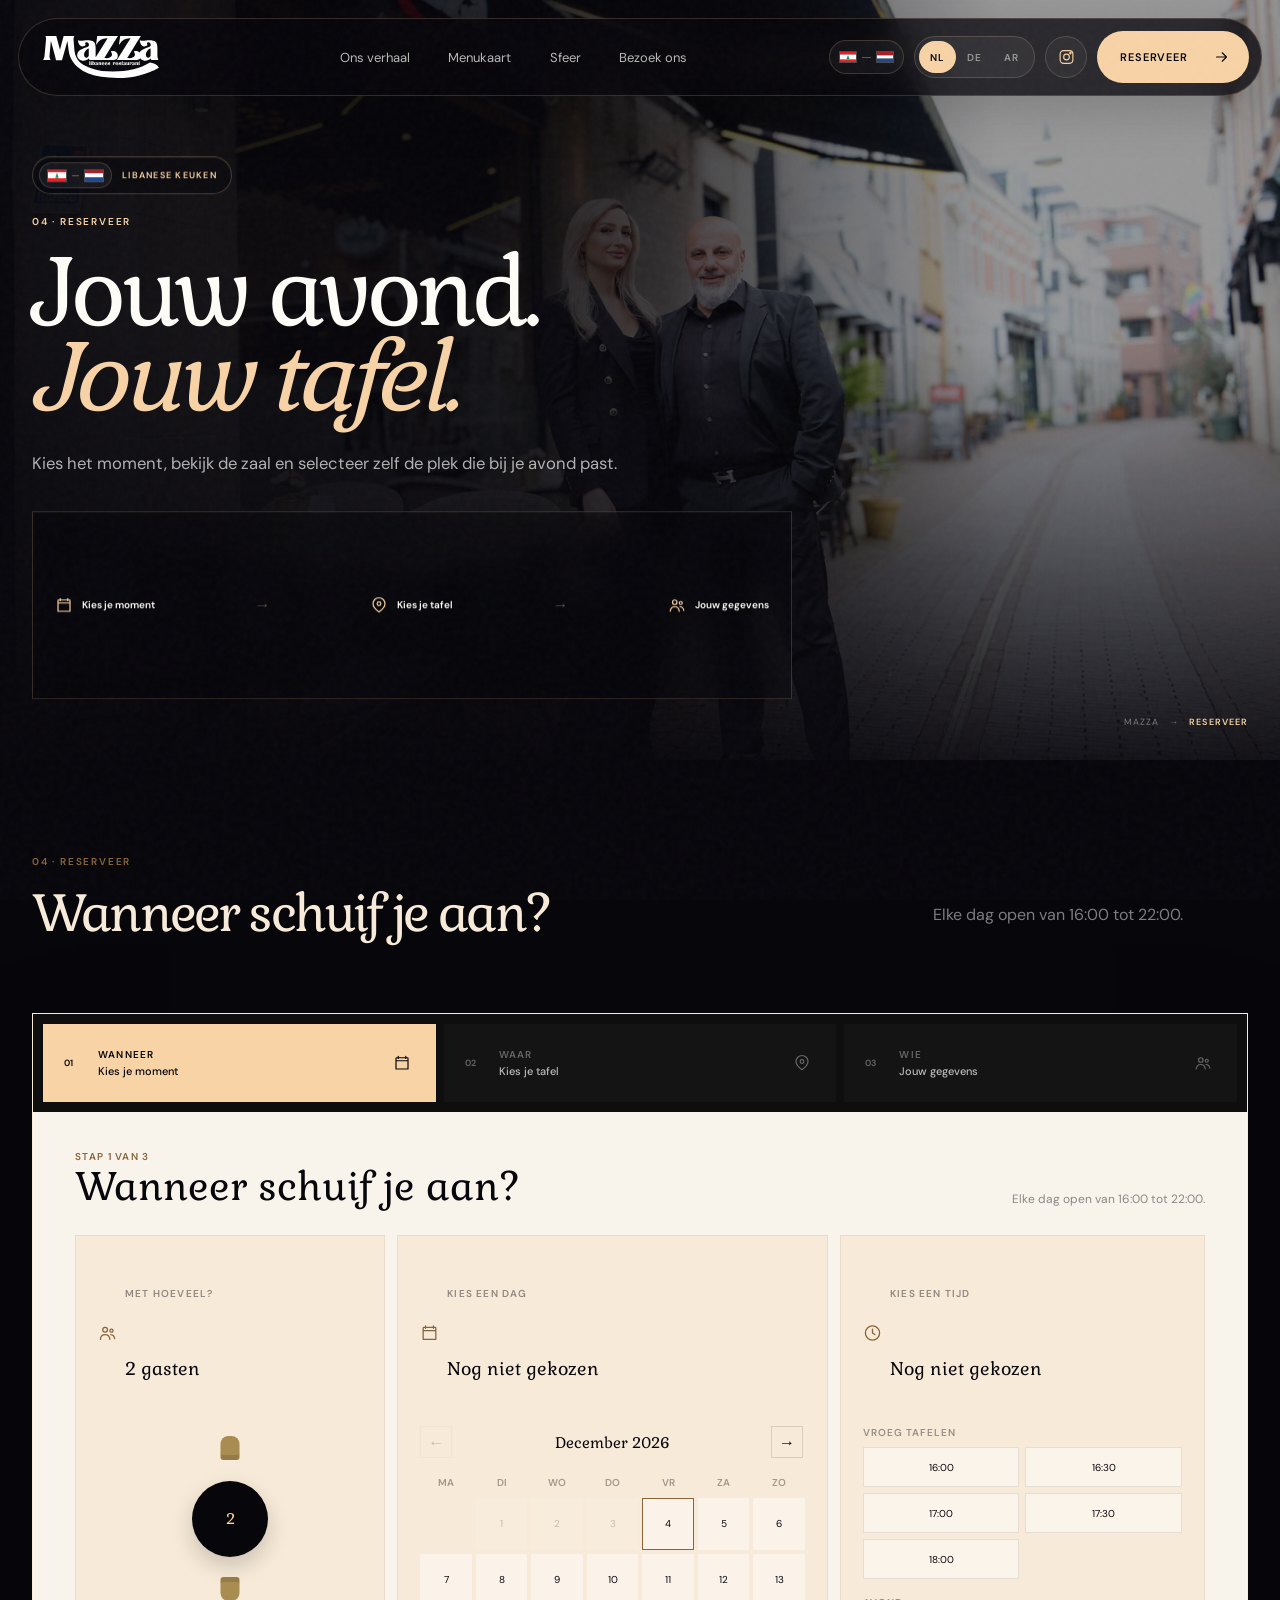
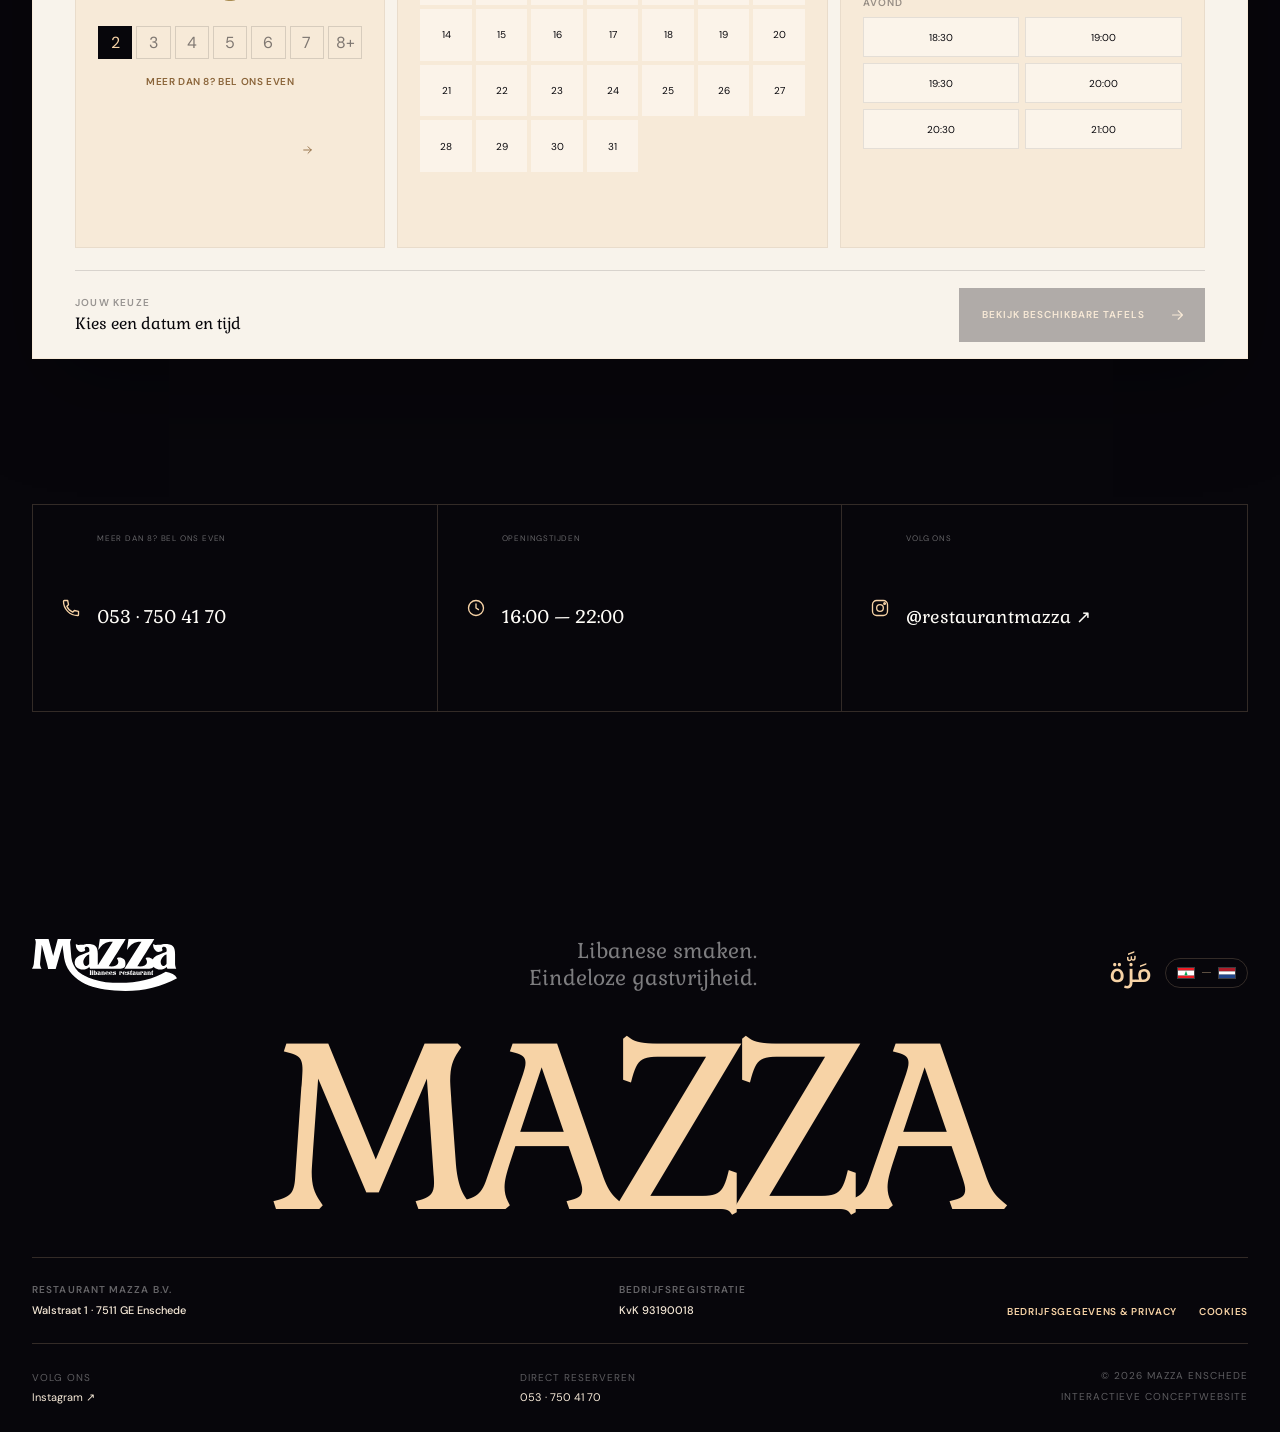
<file: reserveren.html>
<!doctype html>
<html lang="nl" class="notranslate" translate="no">
  <head>
    <meta charset="UTF-8" />
    <meta name="viewport" content="width=device-width, initial-scale=1.0" />
    <meta name="theme-color" content="#07060b" />
    <meta name="google" content="notranslate" />
    <meta name="description" content="Reserveer een tafel bij Restaurant Mazza in Enschede en kies in drie overzichtelijke stappen je moment en favoriete plek." />
    <title>Reserveren | Mazza Enschede</title>
    <link rel="canonical" href="https://mazza-restaurant-concept.onrender.com/reserveren" />
    <link rel="icon" href="/assets/favicon.svg" type="image/svg+xml" />
    <meta property="og:type" content="website" />
    <meta property="og:site_name" content="Restaurant Mazza" />
    <meta property="og:title" content="Reserveren | Mazza Enschede" />
    <meta property="og:description" content="Kies je moment, gezelschap en favoriete tafel bij Restaurant Mazza in Enschede." />
    <meta property="og:url" content="https://mazza-restaurant-concept.onrender.com/reserveren" />
    <meta property="og:image" content="https://mazza-restaurant-concept.onrender.com/assets/instagram-interior-evening.jpg" />
    <meta name="twitter:card" content="summary_large_image" />
    <link rel="stylesheet" href="/styles.css?v=23" />
  </head>
  <body data-page="booking">
    <svg class="svg-sprite" aria-hidden="true">
      <symbol id="i-arrow" viewBox="0 0 24 24"><path d="M5 12h14M13 6l6 6-6 6" /></symbol><symbol id="i-calendar" viewBox="0 0 24 24"><path d="M7 3v3M17 3v3M4 9h16M5 5h14a1 1 0 0 1 1 1v14H4V6a1 1 0 0 1 1-1Z" /></symbol><symbol id="i-clock" viewBox="0 0 24 24"><circle cx="12" cy="12" r="9" /><path d="M12 7v5l3 2" /></symbol><symbol id="i-users" viewBox="0 0 24 24"><circle cx="9" cy="8" r="3" /><path d="M3 20c.4-4 2.3-6 6-6s5.6 2 6 6" /><circle cx="17" cy="9" r="2" /><path d="M16 14c3.3.2 4.7 2 5 5" /></symbol><symbol id="i-pin" viewBox="0 0 24 24"><path d="M20 10c0 5-8 11-8 11S4 15 4 10a8 8 0 1 1 16 0Z" /><circle cx="12" cy="10" r="2.5" /></symbol><symbol id="i-search" viewBox="0 0 24 24"><circle cx="10.5" cy="10.5" r="6.5" /><path d="m16 16 5 5" /></symbol><symbol id="i-spark" viewBox="0 0 24 24"><path d="M12 2c.7 6.4 3.6 9.3 10 10-6.4.7-9.3 3.6-10 10-.7-6.4-3.6-9.3-10-10 6.4-.7 9.3-3.6 10-10Z" /></symbol><symbol id="i-check" viewBox="0 0 24 24"><path d="m5 12 4 4L19 6" /></symbol><symbol id="i-phone" viewBox="0 0 24 24"><path d="M8 3H4a1 1 0 0 0-1 1c0 9.4 7.6 17 17 17a1 1 0 0 0 1-1v-4l-5-1-2 2c-3.2-1.4-5.7-3.9-7-7l2-2-1-5Z" /></symbol><symbol id="i-instagram" viewBox="0 0 24 24"><rect x="3" y="3" width="18" height="18" rx="5" /><circle cx="12" cy="12" r="4" /><circle cx="17.5" cy="6.5" r="1" /></symbol>
    </svg>
    <div class="page-grain" aria-hidden="true"></div>
    <a class="skip-link" href="#main-content" data-i18n="a11y.skip">Ga naar de inhoud</a>

    <header class="site-header subpage-header" data-header>
      <a class="brand" href="/" aria-label="Mazza home" translate="no"><img src="/assets/mazza-logo.svg" alt="Mazza" /><span class="brand-wine" aria-hidden="true"><svg viewBox="0 0 24 34"><path class="brand-wine-stream" d="M1 1c4 1 7 3.2 10 7" /><path class="brand-wine-liquid" d="M8.8 13h8.4l-.3 1.4c-.5 2.2-1.6 3.4-3.9 3.4s-3.4-1.2-3.9-3.4L8.8 13Z" /><path class="brand-wine-glass" d="M7 7h12l-1.5 7c-.6 3.1-2.1 5-4.5 5s-3.9-1.9-4.5-5L7 7ZM13 19v8M9 29h8" /></svg></span></a><nav class="desktop-nav" aria-label="Main navigation"><a href="/over-ons" data-i18n="nav.story">Ons verhaal</a><a href="/menu" data-i18n="nav.menu">Menukaart</a><a href="/over-ons#sfeer" data-i18n="nav.atmosphere">Sfeer</a><a href="/over-ons#contact" data-i18n="nav.visit">Bezoek ons</a></nav>
      <div class="header-actions"><span class="flag-pair" aria-label="Libanon en Nederland"><img src="/assets/flag-lebanon.svg" alt="Libanon" /><i></i><img src="/assets/flag-netherlands.svg" alt="Nederland" /></span><div class="language-switcher" role="group" aria-label="Language" translate="no"><button type="button" data-lang="nl" class="active">NL</button><button type="button" data-lang="de">DE</button><button type="button" data-lang="ar">AR</button></div><a class="instagram-mini" href="https://www.instagram.com/restaurantmazza/" target="_blank" rel="noopener" aria-label="Mazza op Instagram"><svg><use href="#i-instagram" /></svg></a><a class="header-cta active" href="/reserveren" aria-current="page"><span data-i18n="nav.book">Reserveer</span><svg><use href="#i-arrow" /></svg></a></div>
      <button class="menu-toggle" type="button" aria-label="Menu openen" data-i18n-aria="nav.openMenu" aria-expanded="false" data-menu-toggle><span></span><span></span></button>
    </header>
    <nav class="mobile-menu" aria-label="Mobile navigation" data-mobile-menu><p><span data-i18n="mobile.intro">Ontdek Mazza</span><small data-i18n="brand.cuisine">Libanese keuken</small></p><a href="/"><svg class="mobile-menu-icon" viewBox="0 0 24 24" aria-hidden="true"><path d="m4 11 8-7 8 7v9h-6v-6h-4v6H4Z" /></svg><span>Home</span><small>01</small></a><a href="/over-ons"><svg class="mobile-menu-icon" aria-hidden="true"><use href="#i-spark" /></svg><span data-i18n="nav.story">Ons verhaal</span><small>02</small></a><a href="/menu"><svg class="mobile-menu-icon" viewBox="0 0 24 24" aria-hidden="true"><circle cx="12" cy="12" r="8" /><circle cx="12" cy="12" r="4.5" /><path d="M4 4v6M6 4v6M4 7h2M19 4v16" /></svg><span data-i18n="nav.menu">Menukaart</span><small>03</small></a><a href="https://www.instagram.com/restaurantmazza/" target="_blank" rel="noopener"><svg class="mobile-menu-icon" aria-hidden="true"><use href="#i-instagram" /></svg><span>Instagram</span><small>↗</small></a><a href="/reserveren" aria-current="page"><svg class="mobile-menu-icon" aria-hidden="true"><use href="#i-calendar" /></svg><span data-i18n="nav.book">Reserveer</span><small>04</small></a><div class="mobile-menu-foot"><svg aria-hidden="true"><use href="#i-clock" /></svg><div><strong data-i18n="common.daily">Elke dag open</strong><span>16:00 — 22:00</span></div><small>Walstraat 1 · Enschede</small></div></nav>

    <main id="main-content">
      <section class="subpage-hero booking-page-hero">
        <div class="subpage-hero-media"><img src="/assets/interior-wide.jpg" alt="Interieur van Mazza" /></div><div class="subpage-hero-shade"></div><div class="subpage-hero-content"><div class="origin-badge"><span class="origin-flags" aria-label="Libanon en Nederland"><img src="/assets/flag-lebanon.svg" alt="Libanon" /><i></i><img src="/assets/flag-netherlands.svg" alt="Nederland" /></span><span data-i18n="brand.cuisine">Libanese keuken</span></div><span class="section-index" data-i18n="booking.index">04 · Reserveer</span><h1 data-i18n-html="booking.title">Jouw avond.<br /><em>Jouw tafel.</em></h1><p data-i18n="booking.copy">Kies het moment, bekijk de zaal en selecteer zelf de plek die bij je avond past.</p><div class="booking-promise"><span><svg><use href="#i-calendar" /></svg><b data-i18n="booking.chooseMoment">Kies je moment</b></span><i>→</i><span><svg><use href="#i-pin" /></svg><b data-i18n="booking.chooseTable">Kies je tafel</b></span><i>→</i><span><svg><use href="#i-users" /></svg><b data-i18n="booking.details">Jouw gegevens</b></span></div></div><div class="subpage-breadcrumb"><a href="/">Mazza</a><span>→</span><strong data-i18n="nav.book">Reserveer</strong></div>
      </section>

      <section class="booking-section section booking-page-app" id="booking">
        <div class="booking-title reveal"><div><span class="section-index" data-i18n="booking.index">04 · Reserveer</span><h2 data-i18n="booking.whenTitle">Wanneer schuif je aan?</h2></div><p data-i18n="booking.openInfo">Elke dag open van 16:00 tot 22:00.</p></div>
        <div class="booking-app reveal" data-booking-app>
          <div class="booking-stepper">
            <button class="step-chip active" type="button" data-step-chip="1"><span>01</span><div><small data-i18n="booking.when">Wanneer</small><strong data-step-one-summary data-i18n="booking.chooseMoment">Kies je moment</strong></div><svg><use href="#i-calendar" /></svg></button>
            <button class="step-chip" type="button" data-step-chip="2" disabled><span>02</span><div><small data-i18n="booking.where">Waar</small><strong data-step-two-summary data-i18n="booking.chooseTable">Kies je tafel</strong></div><svg><use href="#i-pin" /></svg></button>
            <button class="step-chip" type="button" data-step-chip="3" disabled><span>03</span><div><small data-i18n="booking.who">Wie</small><strong data-i18n="booking.details">Jouw gegevens</strong></div><svg><use href="#i-users" /></svg></button>
          </div>
          <form data-booking-form>
            <section class="booking-screen active" data-booking-screen="1">
              <div class="booking-screen-head"><div><span data-i18n="booking.step1">Stap 1 van 3</span><h3 data-i18n="booking.whenTitle">Wanneer schuif je aan?</h3></div><p data-i18n="booking.openInfo">Elke dag open van 16:00 tot 22:00.</p></div>
              <div class="booking-when-grid">
                <div class="booking-control-block guest-block"><div class="booking-label"><svg><use href="#i-users" /></svg><span data-i18n="booking.partySize">Met hoeveel?</span><strong data-guest-label>2 gasten</strong></div><div class="guest-visual" data-guest-visual></div><div class="guest-buttons" data-guest-options></div><a href="tel:0537504170"><span data-i18n="booking.largeParty">Meer dan 8? Bel ons even</span><svg><use href="#i-arrow" /></svg></a></div>
                <div class="booking-control-block date-block"><div class="booking-label"><svg><use href="#i-calendar" /></svg><span data-i18n="booking.chooseDay">Kies een dag</span><strong data-selected-date-label data-i18n="booking.notChosen">Nog niet gekozen</strong></div><div class="calendar-modern"><div class="calendar-modern-head"><button type="button" data-calendar-prev aria-label="Previous month">←</button><strong data-calendar-month></strong><button type="button" data-calendar-next aria-label="Next month">→</button></div><div class="calendar-weekdays" aria-hidden="true"><span data-weekday="0">Ma</span><span data-weekday="1">Di</span><span data-weekday="2">Wo</span><span data-weekday="3">Do</span><span data-weekday="4">Vr</span><span data-weekday="5">Za</span><span data-weekday="6">Zo</span></div><div class="calendar-days" data-calendar-days></div></div></div>
                <div class="booking-control-block time-block"><div class="booking-label"><svg><use href="#i-clock" /></svg><span data-i18n="booking.chooseTime">Kies een tijd</span><strong data-selected-time-label data-i18n="booking.notChosen">Nog niet gekozen</strong></div><div class="time-groups"><span data-i18n="booking.early">Vroeg tafelen</span><div class="time-options" data-time-early></div><span data-i18n="booking.evening">Avond</span><div class="time-options" data-time-late></div></div></div>
              </div>
              <div class="booking-bottom-bar"><div><span data-i18n="booking.choice">Jouw keuze</span><strong data-live-choice data-i18n="booking.chooseDateTime">Kies een datum en tijd</strong></div><button class="booking-next" type="button" data-to-tables disabled><span data-i18n="booking.viewTables">Bekijk beschikbare tafels</span><svg><use href="#i-arrow" /></svg></button></div>
            </section>
            <section class="booking-screen" data-booking-screen="2">
              <div class="booking-screen-head"><div><span data-i18n="booking.step2">Stap 2 van 3</span><h3 data-i18n="booking.whereTitle">Waar wil je zitten?</h3></div><div class="plan-legend"><span><i class="available"></i><b data-i18n="booking.free">vrij</b></span><span><i class="recommended"></i><b data-i18n="booking.best">beste match</b></span><span><i class="busy"></i><b data-i18n="booking.busy">bezet</b></span></div></div>
              <div class="table-choice-layout"><div class="floor-plan-wrap"><div class="floor-plan" data-floor-plan><div class="room-label room-label-window"><span data-i18n="booking.window">Raamzijde</span><small>Walstraat</small></div><div class="room-label room-label-kitchen" data-i18n="booking.kitchen">Open keuken</div><div class="room-label room-label-entrance"><span data-i18n="booking.entrance">Entree</span> ↑</div><div class="plan-plant plant-one">✦</div><div class="plan-plant plant-two">✦</div></div></div><aside class="table-detail" data-table-detail><div class="table-detail-empty"><div class="mini-seat-icon"><i></i><span></span><i></i></div><h4 data-i18n="booking.tapTable">Tik een tafel aan</h4><p data-i18n="booking.tapCopy">Bekijk de plek, sfeer en het aantal zitplaatsen.</p></div></aside></div>
              <div class="booking-bottom-bar"><button class="booking-back" type="button" data-back-when><span>←</span> <b data-i18n="booking.back">Terug</b></button><div><span data-i18n="booking.selectedPlace">Geselecteerde plek</span><strong data-selected-table-label data-i18n="booking.noTable">Nog geen tafel gekozen</strong></div><button class="booking-next" type="button" data-to-details disabled><span data-i18n="booking.continueTable">Verder met deze tafel</span><svg><use href="#i-arrow" /></svg></button></div>
            </section>
            <section class="booking-screen" data-booking-screen="3">
              <div class="details-layout"><div class="details-form"><div class="booking-screen-head"><div><span data-i18n="booking.step3">Stap 3 van 3</span><h3 data-i18n="booking.whoTitle">Voor wie zetten we klaar?</h3></div></div><div class="form-grid"><label><span data-i18n="form.name">Naam</span><input name="name" required autocomplete="name" data-i18n-placeholder="form.namePlaceholder" placeholder="Jouw naam" /></label><label><span data-i18n="form.phone">Telefoon</span><input name="phone" required autocomplete="tel" placeholder="06 12 34 56 78" /></label><label class="form-wide"><span data-i18n="form.email">E-mail</span><input name="email" required autocomplete="email" type="email" placeholder="jij@voorbeeld.nl" data-i18n-placeholder="form.emailPlaceholder" /></label><label class="form-wide"><span><b data-i18n="form.note">Iets dat we moeten weten?</b> <em data-i18n="form.optional">optioneel</em></span><textarea name="note" rows="3" data-i18n-placeholder="form.notePlaceholder" placeholder="Allergie, kinderstoel of iets te vieren?"></textarea></label></div><label class="privacy-check"><input type="checkbox" required /><span><span data-i18n="form.privacy">Ik heb de privacy-informatie gelezen.</span> <a href="/privacy#privacy" data-i18n="form.privacyLink">Bekijk privacybeleid</a></span></label></div><aside class="final-summary" data-final-summary></aside></div>
              <div class="booking-bottom-bar"><button class="booking-back" type="button" data-back-tables><span>←</span> <b data-i18n="booking.back">Terug</b></button><div><span data-i18n="booking.demo">Conceptdemo</span><strong data-i18n="booking.demoInfo">Er wordt nog niets echt verzonden</strong></div><button class="booking-next booking-submit" type="submit"><span data-i18n="booking.confirm">Bevestig demo</span><svg><use href="#i-check" /></svg></button></div>
            </section>
            <section class="booking-success" data-booking-success hidden><div class="success-burst"><svg><use href="#i-check" /></svg></div><span data-i18n="success.label">Demo-reservering compleet</span><h3 data-i18n-html="success.title">Die tafel is<br /><em>helemaal van jou.</em></h3><p data-success-copy></p><div class="success-ticket"><div><small data-i18n="success.reference">Referentie</small><strong data-success-reference></strong></div><div><small data-i18n="success.restaurant">Restaurant</small><strong>Mazza · Enschede</strong></div></div><button type="button" data-booking-reset><span data-i18n="success.reset">Opnieuw proberen</span><svg><use href="#i-arrow" /></svg></button></section>
          </form>
        </div>
      </section>

      <section class="reservation-assurance section"><div class="assurance-card reveal"><div><svg><use href="#i-phone" /></svg><span data-i18n="booking.largeParty">Meer dan 8? Bel ons even</span><a href="tel:0537504170">053 · 750 41 70</a></div><div><svg><use href="#i-clock" /></svg><span data-i18n="contact.hours">Openingstijden</span><strong>16:00 — 22:00</strong></div><div><svg><use href="#i-instagram" /></svg><span data-i18n="footer.follow">Volg ons</span><a href="https://www.instagram.com/restaurantmazza/" target="_blank" rel="noopener">@restaurantmazza ↗</a></div></div></section>
    </main>

    <footer class="site-footer" id="footer"><div class="footer-top"><img src="/assets/mazza-logo.svg" alt="Mazza" /><p data-i18n-html="footer.tagline">Libanese smaken.<br />Eindeloze gastvrijheid.</p><div class="footer-origin"><span class="footer-arabic" lang="ar" dir="rtl" translate="no">مَزَّة</span><span class="footer-flags" aria-label="Libanon en Nederland"><img src="/assets/flag-lebanon.svg" alt="Libanon" /><i></i><img src="/assets/flag-netherlands.svg" alt="Nederland" /></span></div></div><div class="footer-word" aria-label="Mazza" translate="no"><span>M</span><span>A</span><span>Z</span><span>Z</span><span>A</span></div><div class="footer-legal"><div><span data-i18n="footer.company">Restaurant Mazza B.V.</span><strong>Walstraat 1 · 7511 GE Enschede</strong></div><div><span data-i18n="footer.registration">Bedrijfsregistratie</span><strong>KvK 93190018</strong></div><nav aria-label="Juridische informatie"><a href="/privacy" data-i18n="footer.legal">Bedrijfsgegevens & privacy</a><a href="/privacy#cookies" data-i18n="footer.cookies">Cookies</a></nav></div><div class="footer-row"><div><span data-i18n="footer.follow">Volg ons</span><a href="https://www.instagram.com/restaurantmazza/" target="_blank" rel="noopener">Instagram ↗</a></div><div><span data-i18n="footer.call">Direct reserveren</span><a href="tel:0537504170">053 · 750 41 70</a></div><div><span>© <span data-year></span> Mazza Enschede</span><small data-i18n="footer.concept">Interactieve conceptwebsite</small></div></div></footer>
    <script src="/app.js?v=20"></script>
  </body>
</html>
</file>
<file: styles.css>
@font-face { font-family: "DM Sans"; src: url("/assets/fonts/dm-sans-latin.woff2") format("woff2"); font-style: normal; font-weight: 400 600; font-display: swap; }
@font-face { font-family: "Gabriela"; src: url("/assets/fonts/gabriela-latin.woff2") format("woff2"); font-style: normal; font-weight: 400; font-display: swap; }
@font-face { font-family: "Noto Kufi Arabic"; src: url("/assets/fonts/noto-kufi-arabic.woff2") format("woff2"); font-style: normal; font-weight: 400 600; font-display: swap; }

:root {
  --ink: #07060b;
  --ink-soft: #0e0e0e;
  --ink-raised: #17151a;
  --peach: #f7d3a6;
  --peach-soft: #f7ead8;
  --paper: #f8f3eb;
  --gold: #a98c51;
  --gold-dark: #8a6439;
  --white: #fffdf8;
  --line-dark: rgba(247, 211, 166, .18);
  --line-light: rgba(7, 6, 11, .13);
  --sans: "DM Sans", Arial, sans-serif;
  --display: "Gabriela", Georgia, serif;
  --arabic: "Noto Kufi Arabic", Tahoma, sans-serif;
}

* { box-sizing: border-box; }
html { scroll-behavior: smooth; background: var(--ink); }
body { margin: 0; overflow-x: hidden; color: var(--peach-soft); background: var(--ink); font-family: var(--sans); -webkit-font-smoothing: antialiased; }
body.menu-open { overflow: hidden; }
button, input, textarea { font: inherit; }
a { color: inherit; text-decoration: none; }
img, video { display: block; width: 100%; }
svg { fill: none; stroke: currentColor; stroke-linecap: round; stroke-linejoin: round; stroke-width: 1.6; }
.svg-sprite { position: absolute; width: 0; height: 0; overflow: hidden; }
[hidden] { display: none !important; }
.page-grain { position: fixed; z-index: 9999; inset: 0; pointer-events: none; opacity: .035; background-image: url("data:image/svg+xml,%3Csvg viewBox='0 0 160 160' xmlns='http://www.w3.org/2000/svg'%3E%3Cfilter id='n'%3E%3CfeTurbulence type='fractalNoise' baseFrequency='.9' numOctaves='3' stitchTiles='stitch'/%3E%3C/filter%3E%3Crect width='100%25' height='100%25' filter='url(%23n)' opacity='.9'/%3E%3C/svg%3E"); }

.site-header { position: fixed; z-index: 1000; top: 18px; left: 50%; display: grid; grid-template-columns: 155px 1fr auto; width: min(1450px, calc(100% - 36px)); height: 78px; padding: 0 12px 0 24px; align-items: center; transform: translateX(-50%); background: rgba(7, 6, 11, .48); border: 1px solid rgba(247, 211, 166, .18); border-radius: 100px; box-shadow: 0 15px 50px rgba(0, 0, 0, .16); backdrop-filter: blur(18px); transition: background .3s ease, border-color .3s ease, top .3s ease; }
.site-header.scrolled { top: 10px; background: rgba(7, 6, 11, .92); border-color: rgba(247, 211, 166, .25); }
.brand { --logo-cycle: 9.6s; position: relative; display: block; width: 116px; overflow: visible; isolation: isolate; }
.brand img { height: 51px; object-fit: contain; filter: brightness(0) invert(1); }
.brand::before,
.brand::after {
  position: absolute;
  inset: 0;
  content: "";
  pointer-events: none;
}
.brand::before {
  z-index: 1;
  background: url("/assets/mazza-m-mark.svg") center / contain no-repeat;
  clip-path: inset(0 100% 0 0);
  animation: mazzaMSignature var(--logo-cycle) cubic-bezier(.65, 0, .18, 1) infinite;
  will-change: clip-path, opacity, filter;
}
.brand::after {
  z-index: 2;
  opacity: 0;
  background: linear-gradient(105deg, transparent 20%, rgba(255,255,255,.92) 46%, #f7d3a6 54%, transparent 80%) -65% 0 / 38% 100% no-repeat;
  -webkit-mask: url("/assets/mazza-m-mark.svg") center / contain no-repeat;
  mask: url("/assets/mazza-m-mark.svg") center / contain no-repeat;
  animation: mazzaMSheen var(--logo-cycle) cubic-bezier(.4, 0, .2, 1) infinite;
  will-change: background-position, opacity;
}
.brand-wine {
  position: absolute;
  z-index: 3;
  top: 24px;
  right: -20px;
  width: 24px;
  height: 34px;
  color: rgba(255,253,248,.82);
  opacity: 0;
  pointer-events: none;
  animation: mazzaWineStage var(--logo-cycle) ease-in-out infinite;
}
.brand-wine svg { display: block; width: 100%; height: 100%; overflow: visible; }
.brand-wine-glass { fill: none; stroke: currentColor; stroke-width: 1.25; }
.brand-wine-stream {
  fill: none;
  stroke: #b53a27;
  stroke-width: 1.75;
  stroke-dasharray: 26;
  stroke-dashoffset: 26;
  filter: drop-shadow(0 0 3px rgba(181,58,39,.55));
  animation: mazzaWinePour var(--logo-cycle) cubic-bezier(.45, 0, .25, 1) infinite;
}
.brand-wine-liquid {
  fill: #9b3220;
  stroke: none;
  opacity: 0;
  transform: scaleY(0);
  transform-box: fill-box;
  transform-origin: center bottom;
  animation: mazzaWineFill var(--logo-cycle) cubic-bezier(.3, 0, .2, 1) infinite;
}
.desktop-nav { display: flex; justify-content: center; gap: clamp(20px, 3vw, 48px); }
.desktop-nav a { position: relative; padding: 10px 0; color: rgba(255, 253, 248, .72); font-size: 13px; }
.desktop-nav a::after { position: absolute; right: 0; bottom: 3px; left: 0; height: 1px; content: ""; background: var(--peach); transform: scaleX(0); transform-origin: right; transition: transform .25s ease; }
.desktop-nav a:hover { color: var(--white); }
.desktop-nav a:hover::after { transform: scaleX(1); transform-origin: left; }
.header-actions { display: flex; align-items: center; gap: 10px; }
.language-switcher { display: flex; height: 42px; padding: 4px; background: rgba(255, 255, 255, .05); border: 1px solid var(--line-dark); border-radius: 100px; }
.language-switcher button { width: 37px; padding: 0; color: rgba(255, 253, 248, .5); background: transparent; border: 0; border-radius: 100px; font-size: 10px; font-weight: 600; letter-spacing: .08em; cursor: pointer; transition: color .2s ease, background .2s ease, transform .2s ease; }
.language-switcher button:hover { color: var(--white); transform: translateY(-1px); }
.language-switcher button.active { color: var(--ink); background: var(--peach); }
.header-cta { display: flex; height: 52px; padding: 0 19px 0 23px; align-items: center; gap: 25px; color: var(--ink); background: var(--peach); border-radius: 100px; font-size: 11px; font-weight: 600; letter-spacing: .08em; text-transform: uppercase; transition: background .25s ease, transform .25s ease; }
.header-cta:hover { background: var(--white); transform: translateY(-1px); }
.header-cta svg { width: 17px; }
.menu-toggle { display: none; width: 46px; height: 46px; padding: 0; place-items: center; background: transparent; border: 1px solid var(--line-dark); border-radius: 50%; }
.menu-toggle span { position: absolute; width: 18px; height: 1px; background: var(--white); transition: transform .25s ease; }
.menu-toggle span:first-child { transform: translateY(-4px); }
.menu-toggle span:last-child { transform: translateY(4px); }
.menu-toggle[aria-expanded="true"] span:first-child { transform: rotate(45deg); }
.menu-toggle[aria-expanded="true"] span:last-child { transform: rotate(-45deg); }
.mobile-menu { position: fixed; z-index: 900; inset: 0; display: flex; padding: 126px clamp(22px, 5vw, 42px) 28px; flex-direction: column; overflow-x: hidden; overflow-y: auto; visibility: hidden; opacity: 0; pointer-events: none; overscroll-behavior: contain; background: radial-gradient(circle at 90% 12%, rgba(155,50,32,.25), transparent 30%), radial-gradient(circle at 5% 82%, rgba(169,140,81,.12), transparent 27%), var(--ink); transition: opacity .35s ease, visibility .35s ease; }
.mobile-menu::before { position: absolute; top: 112px; right: -105px; width: 270px; height: 270px; content: ""; opacity: .32; border: 1px solid rgba(247,211,166,.16); border-radius: 50%; box-shadow: 0 0 0 34px rgba(247,211,166,.025), 0 0 0 68px rgba(247,211,166,.018); pointer-events: none; }
.mobile-menu.open { visibility: visible; opacity: 1; pointer-events: auto; }
.mobile-menu > p { position: relative; z-index: 1; display: flex; padding: 0 4px 17px; margin: 0 0 12px; align-items: flex-end; justify-content: space-between; gap: 18px; border-bottom: 1px solid var(--line-dark); }
.mobile-menu > p > span { color: var(--gold); font-size: 10px; font-weight: 600; letter-spacing: .14em; text-transform: uppercase; }
.mobile-menu > p > small { color: rgba(255,255,255,.36); font-size: 8px; font-weight: 600; letter-spacing: .1em; text-transform: uppercase; }
.mobile-menu > a { position: relative; z-index: 1; display: grid; min-height: 68px; padding: 10px 12px; margin-bottom: 4px; align-items: center; grid-template-columns: 46px minmax(0,1fr) 34px; gap: 15px; opacity: 0; border: 1px solid transparent; border-radius: 14px; transform: translateX(-16px); transition: opacity .3s ease, transform .35s cubic-bezier(.2,.75,.2,1), color .25s ease, background .25s ease, border-color .25s ease; }
.mobile-menu.open > a { opacity: 1; transform: none; }
.mobile-menu.open > a:nth-of-type(1) { transition-delay: .04s; }
.mobile-menu.open > a:nth-of-type(2) { transition-delay: .08s; }
.mobile-menu.open > a:nth-of-type(3) { transition-delay: .12s; }
.mobile-menu.open > a:nth-of-type(4) { transition-delay: .16s; }
.mobile-menu.open > a:nth-of-type(5) { transition-delay: .2s; }
.mobile-menu > a > span { overflow: hidden; font: 400 29px/1 var(--display); text-overflow: ellipsis; white-space: nowrap; }
.mobile-menu-icon { width: 46px; height: 46px; padding: 12px; color: var(--peach); background: rgba(247,211,166,.06); border: 1px solid rgba(247,211,166,.16); border-radius: 50%; }
.mobile-menu > a > small { display: grid; width: 30px; height: 30px; place-items: center; color: var(--gold); background: rgba(255,255,255,.035); border: 1px solid rgba(247,211,166,.12); border-radius: 50%; font: 600 8px var(--sans); }
.mobile-menu > a:hover, .mobile-menu > a[aria-current="page"] { color: var(--white); background: rgba(255,255,255,.055); border-color: rgba(247,211,166,.17); }
.mobile-menu > a[aria-current="page"] .mobile-menu-icon { color: var(--white); background: #9b3220; border-color: #bf4a35; box-shadow: 0 0 0 5px rgba(155,50,32,.12); }
.mobile-menu > a[href="/reserveren"] { min-height: 70px; padding-right: 16px; margin-top: 9px; color: var(--ink); background: var(--peach); border-color: var(--peach); }
.mobile-menu > a[href="/reserveren"]:hover { color: var(--ink); background: var(--white); border-color: var(--white); }
.mobile-menu > a[href="/reserveren"] .mobile-menu-icon { color: var(--peach); background: var(--ink); border-color: var(--ink); box-shadow: none; }
.mobile-menu > a[href="/reserveren"] > small { color: var(--ink); background: rgba(7,6,11,.08); border-color: rgba(7,6,11,.14); }
.mobile-menu-foot { position: relative; z-index: 1; display: grid; min-height: 62px; padding: 16px 4px 0; margin-top: auto; align-items: center; grid-template-columns: 28px 1fr auto; gap: 12px; color: rgba(255,255,255,.5); border-top: 1px solid var(--line-dark); }
.mobile-menu-foot > svg { width: 19px; color: var(--gold); }
.mobile-menu-foot strong, .mobile-menu-foot span { display: block; }
.mobile-menu-foot strong { margin-bottom: 4px; color: var(--peach-soft); font-size: 9px; letter-spacing: .08em; text-transform: uppercase; }
.mobile-menu-foot span { font-size: 11px; }
.mobile-menu-foot > small { color: rgba(255,255,255,.35); font-size: 9px; }
[dir="rtl"] .mobile-menu > a { transform: translateX(16px); }
[dir="rtl"] .mobile-menu.open > a { transform: none; }

.hero { position: relative; min-height: 930px; height: 100svh; overflow: hidden; background: var(--ink); }
.hero-media, .hero-shade { position: absolute; inset: 0; }
.hero-media video { height: 100%; object-fit: cover; object-position: center; filter: saturate(.94) contrast(1.04) brightness(.96); transform: scale(1.01); }
.hero-shade { background: radial-gradient(circle at 72% 44%, rgba(247,211,166,.08), transparent 30%), linear-gradient(90deg, rgba(7,6,11,.84) 0%, rgba(7,6,11,.58) 43%, rgba(7,6,11,.08) 78%), linear-gradient(0deg, rgba(7,6,11,.88) 0%, transparent 38%), linear-gradient(180deg, rgba(7,6,11,.42), transparent 35%); }
.hero-content { position: absolute; z-index: 2; top: 50%; left: max(32px, calc((100vw - 1400px) / 2)); width: min(760px, calc(100% - 64px)); transform: translateY(-48%); }
.hero-eyebrow { display: flex; margin-bottom: 26px; align-items: center; gap: 12px; color: var(--peach); font-size: 10px; font-weight: 600; letter-spacing: .17em; text-transform: uppercase; }
.origin-badge { display: inline-flex; width: max-content; max-width: 100%; min-height: 38px; padding: 5px 14px 5px 6px; align-items: center; flex-wrap: wrap; gap: 10px; color: var(--peach); border: 1px solid rgba(247,211,166,.24); border-radius: 100px; background: rgba(7,6,11,.42); box-shadow: inset 0 1px rgba(255,255,255,.05); backdrop-filter: blur(14px); font-size: 9px; font-weight: 600; letter-spacing: .14em; line-height: 1.2; text-transform: uppercase; }
.origin-flags { display: inline-flex; height: 26px; padding: 0 7px; align-items: center; flex: 0 0 auto; gap: 5px; direction: ltr; border: 1px solid rgba(247,211,166,.18); border-radius: 100px; background: rgba(255,255,255,.06); }
.origin-flags img { width: 20px; height: 13px; flex: 0 0 auto; object-fit: cover; border: 1px solid rgba(255,255,255,.22); }
.origin-flags i { display: block; width: 7px; height: 1px; background: rgba(247,211,166,.38); }
.hero-eyebrow.origin-badge { display: inline-flex; gap: 10px; }
.status-dot { width: 7px; height: 7px; background: var(--peach); border-radius: 50%; box-shadow: 0 0 0 7px rgba(247, 211, 166, .12); animation: pulse 2s ease infinite; }
.hero h1 { margin: 0; max-width: 880px; color: var(--white); font-family: var(--display); font-size: clamp(69px, 7.5vw, 125px); font-weight: 400; letter-spacing: -.055em; line-height: .89; }
.hero h1 em { color: var(--peach); font-weight: 400; }
.hero-title { transform-origin: left center; animation: heroTitleReveal 1.1s cubic-bezier(.2,.75,.2,1) both; }
[dir="rtl"] .hero-title { transform-origin: right center; }
.hero h1.hero-title em { display: inline-block; color: transparent; background: linear-gradient(100deg, var(--peach) 15%, #fff0dc 46%, var(--peach) 72%); background-size: 230% 100%; background-clip: text; -webkit-background-clip: text; animation: heroTitleGlow 7s ease-in-out infinite; }
.hero-ritual { display: flex; width: max-content; margin-top: 23px; align-items: center; gap: 12px; color: rgba(255,255,255,.58); font-size: 9px; font-weight: 600; letter-spacing: .18em; text-transform: uppercase; }
.hero-ritual i { display: block; width: 48px; height: 1px; background: var(--peach); transform-origin: left; animation: heroRitualLine 3.8s ease-in-out infinite; }
[dir="rtl"] .hero-ritual i { transform-origin: right; }
.hero-ritual + p { margin-top: 18px; }
.hero-content > p { max-width: 560px; margin: 32px 0 37px; color: rgba(255, 253, 248, .68); font-size: clamp(16px, 1.3vw, 20px); line-height: 1.7; }
.hero-actions { display: flex; align-items: center; gap: 25px; }
.primary-button { display: inline-flex; height: 60px; padding: 0 22px 0 27px; align-items: center; gap: 44px; color: var(--ink); background: var(--peach); border: 1px solid var(--peach); border-radius: 100px; font-size: 11px; font-weight: 600; letter-spacing: .1em; text-transform: uppercase; transition: background .25s ease, color .25s ease, transform .25s ease; }
.primary-button:hover { color: var(--peach); background: transparent; transform: translateY(-2px); }
.primary-button svg { width: 18px; }
.text-button, .line-link { display: inline-flex; padding: 12px 0; align-items: center; gap: 15px; color: var(--white); border-bottom: 1px solid rgba(255,255,255,.35); font-size: 11px; font-weight: 600; letter-spacing: .08em; text-transform: uppercase; }
.text-button svg, .line-link svg { width: 17px; transition: transform .25s ease; }
.text-button:hover svg, .line-link:hover svg { transform: translateX(5px); }
.hero-reserve-card { position: absolute; z-index: 3; right: max(34px, calc((100vw - 1400px) / 2)); bottom: 150px; width: 305px; padding: 27px; color: var(--ink); background: rgba(247, 211, 166, .93); border-radius: 2px; box-shadow: 0 25px 60px rgba(0,0,0,.25); backdrop-filter: blur(16px); }
.hero-reserve-top { display: flex; margin-bottom: 28px; align-items: center; gap: 10px; color: rgba(7,6,11,.58); font-size: 9px; font-weight: 600; letter-spacing: .12em; text-transform: uppercase; }
.hero-reserve-top svg { width: 17px; }
.hero-reserve-card > strong { display: block; font-family: var(--display); font-size: 25px; font-weight: 400; line-height: 1.2; }
.hero-reserve-card > p { margin: 9px 0 27px; color: rgba(7,6,11,.56); font-size: 12px; }
.hero-reserve-card > a { display: flex; padding-top: 17px; justify-content: space-between; border-top: 1px solid rgba(7,6,11,.18); font-size: 10px; font-weight: 600; letter-spacing: .1em; text-transform: uppercase; }
.hero-reserve-card > a svg { width: 18px; }
.hero-footer { position: absolute; z-index: 2; right: 0; bottom: 0; left: 0; display: grid; grid-template-columns: 1fr 1fr 1.3fr; width: min(1400px, calc(100% - 64px)); min-height: 92px; margin: 0 auto; border-top: 1px solid rgba(247, 211, 166, .22); }
.hero-footer > div { display: flex; padding: 20px 30px; flex-direction: column; justify-content: center; border-right: 1px solid rgba(247, 211, 166, .18); }
.hero-footer > div:first-child { padding-left: 0; }
.hero-footer > div:last-child { padding-right: 0; border: 0; }
.hero-footer span { color: rgba(255,255,255,.44); font-size: 9px; font-weight: 600; letter-spacing: .12em; text-transform: uppercase; }
.hero-footer strong { margin-top: 4px; color: var(--white); font-size: 13px; font-weight: 500; }
.hero-footer .hero-arabic { display: grid; grid-template-columns: auto 1fr; align-items: center; column-gap: 17px; }
.hero-arabic > span { grid-row: 1 / 3; color: var(--peach); font: 500 31px/1.35 var(--arabic); letter-spacing: 0; text-transform: none; unicode-bidi: isolate; }

.section { position: relative; padding: 145px 32px; }
.section-heading { width: min(1400px, 100%); margin: 0 auto 78px; }
.section-index { display: block; margin-bottom: 22px; color: var(--gold); font-size: 9px; font-weight: 600; letter-spacing: .18em; text-transform: uppercase; }
.section-heading h2, .menu-intro h2, .booking-title h2, .contact-copy h2 { margin: 0; font-family: var(--display); font-size: clamp(58px, 6.7vw, 105px); font-weight: 400; letter-spacing: -.055em; line-height: .94; }
.section-heading h2 em, .menu-intro h2 em, .booking-title h2 em, .contact-copy h2 em { color: var(--peach); font-weight: 400; }

.story { background: var(--ink); }
.story-layout { display: grid; grid-template-columns: repeat(12, 1fr); grid-template-rows: auto auto; width: min(1400px, 100%); margin: 0 auto; align-items: start; gap: 24px; }
.story-main-photo { position: relative; grid-column: 1 / 7; grid-row: 1 / 3; height: 760px; margin: 0; overflow: hidden; }
.story-main-photo::after, .dish-card::after, .moment::after, .contact-card figure::after { position: absolute; content: ""; inset: 0; background: linear-gradient(180deg, transparent 50%, rgba(7,6,11,.72)); pointer-events: none; }
.story-main-photo img, .story-detail-photo img { height: 100%; object-fit: cover; }
.story-main-photo figcaption { position: absolute; z-index: 2; right: 30px; bottom: 30px; left: 30px; display: flex; align-items: flex-end; justify-content: space-between; gap: 20px; }
.story-main-photo figcaption span { color: var(--peach); font-size: 9px; font-weight: 600; letter-spacing: .15em; text-transform: uppercase; }
.story-main-photo figcaption strong { max-width: 270px; color: var(--white); font-family: var(--display); font-size: 22px; font-weight: 400; text-align: right; }
.story-motion-card { isolation: isolate; border: 1px solid rgba(247,211,166,.16); background: radial-gradient(circle at 76% 68%, rgba(155,50,32,.24), transparent 28%), linear-gradient(145deg, #171218, #08070a 72%); }
.story-motion-card::before { position: absolute; z-index: 0; top: 7%; left: 4%; width: 52%; aspect-ratio: 1; content: ""; border-radius: 50%; background: rgba(247,211,166,.09); filter: blur(70px); animation: storyGlow 7s ease-in-out infinite; }
.story-motion-card::after { z-index: 4; background: linear-gradient(180deg, transparent 52%, rgba(7,6,11,.9)); }
.story-motion-grid { position: absolute; z-index: 0; inset: 0; opacity: .2; background-image: linear-gradient(rgba(247,211,166,.12) 1px, transparent 1px), linear-gradient(90deg, rgba(247,211,166,.12) 1px, transparent 1px); background-size: 62px 62px; mask-image: linear-gradient(135deg, #000, transparent 74%); }
.story-motion-image { position: absolute; z-index: 2; margin: 0; overflow: hidden; border: 1px solid rgba(247,211,166,.28); box-shadow: 0 30px 70px rgba(0,0,0,.42); }
.story-motion-image img { transition: filter .4s ease; }
.story-motion-image-main { top: 7%; left: 6%; width: 80%; height: 57%; animation: storyImageFloat 8s ease-in-out infinite; }
.story-motion-image-main img { object-position: center 48%; }
.story-motion-image-accent { right: 5%; bottom: 9%; width: 37%; height: 46%; animation: storyAccentFloat 9s ease-in-out infinite; }
.story-motion-image-accent img { object-position: center 70%; }
.story-motion-orbit { position: absolute; z-index: 1; right: -5%; bottom: 0; width: 52%; aspect-ratio: 1; border: 1px dashed rgba(247,211,166,.35); border-radius: 50%; animation: storyOrbit 22s linear infinite; }
.story-motion-orbit::before { position: absolute; inset: 16%; content: ""; border: 1px solid rgba(155,50,32,.55); border-radius: inherit; }
.story-motion-orbit span { position: absolute; top: 10%; left: 18%; width: 10px; height: 10px; background: var(--peach); border-radius: 50%; box-shadow: 0 0 0 8px rgba(247,211,166,.1); }
.story-motion-arabic { position: absolute; z-index: 5; bottom: 16%; left: 7%; color: var(--peach); font: 500 50px/1.2 var(--arabic); unicode-bidi: isolate; }
.story-motion-caption { position: absolute; z-index: 5; right: 30px; bottom: 30px; left: 30px; display: flex; align-items: flex-end; justify-content: space-between; gap: 20px; }
.story-motion-caption span { color: var(--peach); font-size: 8px; font-weight: 600; letter-spacing: .15em; text-transform: uppercase; }
.story-motion-caption strong { max-width: 250px; color: var(--white); font-family: var(--display); font-size: 20px; font-weight: 400; text-align: right; }
.story-copy { grid-column: 8 / 13; padding: 28px 35px 10px; }
.arabic-mark { display: block; margin-bottom: 30px; color: var(--peach); font: 500 54px/1.35 var(--arabic); letter-spacing: 0; unicode-bidi: isolate; }
.story-lead { margin: 0 0 25px; color: var(--white); font-family: var(--display); font-size: clamp(25px, 2.3vw, 38px); line-height: 1.35; }
.story-copy > p:not(.story-lead) { max-width: 520px; color: rgba(255,255,255,.5); font-size: 14px; line-height: 1.8; }
.story-copy .line-link { margin-top: 25px; color: var(--peach); border-color: rgba(247,211,166,.35); }
.story-detail-photo { grid-column: 8 / 11; height: 250px; margin: 0; overflow: hidden; }
.story-quote { grid-column: 11 / 13; min-height: 250px; padding: 27px; margin: 0; display: flex; flex-direction: column; color: var(--ink); background: var(--peach); }
.story-quote svg { width: 25px; }
.story-quote p { margin: auto 0 18px; font-family: var(--display); font-size: 20px; line-height: 1.3; }
.story-quote span { font-size: 8px; font-weight: 600; letter-spacing: .1em; text-transform: uppercase; }

.video-story { position: relative; width: 100%; height: min(82vh, 880px); min-height: 620px; overflow: hidden; background: var(--ink); }
.video-story video { width: 100%; height: 100%; object-fit: cover; object-position: center; filter: saturate(.94) contrast(1.04); }
.video-story-shade { position: absolute; inset: 0; background: linear-gradient(90deg, rgba(7,6,11,.78), rgba(7,6,11,.24) 58%, rgba(7,6,11,.08)), linear-gradient(0deg, rgba(7,6,11,.62), transparent 50%); }
.video-story::after { position: absolute; content: ""; inset: 24px; pointer-events: none; border: 1px solid rgba(247,211,166,.22); }
.video-story-copy { position: absolute; z-index: 2; top: 50%; left: max(45px, calc((100vw - 1400px) / 2)); max-width: 730px; transform: translateY(-50%); }
.video-story-copy > span { display: block; margin-bottom: 22px; color: var(--peach); font-size: 9px; font-weight: 600; letter-spacing: .18em; text-transform: uppercase; }
.video-story-copy h2 { margin: 0; color: var(--white); font-family: var(--display); font-size: clamp(60px, 7vw, 112px); font-weight: 400; letter-spacing: -.055em; line-height: .92; text-shadow: 0 12px 35px rgba(0,0,0,.25); }
.video-story-copy h2 em { color: var(--peach); font-weight: 400; }
.video-story-copy p { max-width: 440px; margin: 25px 0 30px; color: rgba(255,255,255,.68); font-size: 14px; line-height: 1.7; }
.video-story-copy a { display: inline-flex; padding: 12px 0; align-items: center; gap: 18px; color: var(--peach); border-bottom: 1px solid rgba(247,211,166,.42); font-size: 9px; font-weight: 600; letter-spacing: .1em; text-transform: uppercase; }
.video-story-copy a svg { width: 18px; }
.video-story-badge { position: absolute; z-index: 2; right: max(48px, calc((100vw - 1400px) / 2)); bottom: 52px; display: grid; width: 125px; height: 125px; place-items: center; color: var(--ink); background: var(--peach); border-radius: 50%; text-align: center; }
.video-story-badge svg { width: 22px; margin-bottom: -15px; }
.video-story-badge span { font-size: 8px; font-weight: 600; letter-spacing: .08em; line-height: 1.45; text-transform: uppercase; }

.menu-section { color: var(--ink); background: var(--peach); }
.menu-section::before { position: absolute; top: 0; left: 50%; width: 1px; height: 70px; content: ""; background: rgba(7,6,11,.25); }
.menu-intro, .booking-title { display: grid; grid-template-columns: 1.45fr .55fr; width: min(1400px, 100%); margin: 0 auto 75px; align-items: end; gap: 70px; }
.menu-intro .section-index, .booking-title .section-index { color: var(--gold-dark); }
.menu-intro h2 em { color: var(--gold-dark); }
.menu-intro > p, .booking-title > p { max-width: 480px; margin: 0 0 10px; color: rgba(7,6,11,.58); font-size: 16px; line-height: 1.7; }
.dish-showcase { display: grid; grid-template-columns: 1.35fr .825fr .825fr; width: min(1400px, 100%); height: 620px; margin: 0 auto 28px; gap: 12px; }
.dish-card { position: relative; min-width: 0; margin: 0; overflow: hidden; background: var(--ink); }
.dish-card img { height: 100%; object-fit: cover; transition: transform .8s cubic-bezier(.2,.6,.2,1); }
.dish-card:hover img { transform: scale(1.035); }
.dish-card::after { background: linear-gradient(180deg, transparent 38%, rgba(7,6,11,.88)); }
.dish-card > div { position: absolute; z-index: 2; right: 25px; bottom: 26px; left: 25px; }
.dish-card span { color: var(--peach); font-size: 8px; font-weight: 600; letter-spacing: .16em; text-transform: uppercase; }
.dish-card h3 { margin: 8px 0 12px; color: var(--white); font-family: var(--display); font-size: clamp(28px, 3vw, 47px); font-weight: 400; line-height: .95; }
.dish-card strong { color: rgba(255,255,255,.65); font-size: 11px; font-weight: 500; }
.menu-browser { width: min(1400px, 100%); padding: 38px 42px 28px; margin: 0 auto; scroll-margin-top: 108px; color: var(--peach-soft); background: var(--ink); }
.menu-browser-head { display: flex; padding-bottom: 28px; align-items: flex-end; justify-content: space-between; gap: 30px; border-bottom: 1px solid var(--line-dark); }
.menu-browser-head > div span { display: block; margin-bottom: 5px; color: var(--gold); font-size: 8px; font-weight: 600; letter-spacing: .14em; text-transform: uppercase; }
.menu-browser-head > div strong { font-family: var(--display); font-size: 30px; font-weight: 400; }
.menu-search { display: flex; width: min(390px, 100%); height: 52px; padding: 0 17px; align-items: center; gap: 12px; background: rgba(255,255,255,.04); border: 1px solid var(--line-dark); }
.menu-search svg { width: 18px; color: var(--gold); }
.menu-search input { width: 100%; color: var(--white); background: transparent; border: 0; outline: 0; font-size: 12px; }
.menu-search input::placeholder { color: rgba(255,255,255,.34); }
.menu-studio-layout { display: grid; align-items: start; grid-template-columns: minmax(0, 1fr) 390px; gap: 42px; }
.menu-catalog { min-width: 0; }
.menu-tabs { display: flex; padding: 21px 0; overflow-x: auto; gap: 8px; scrollbar-width: none; border-bottom: 1px solid var(--line-dark); }
.menu-tabs::-webkit-scrollbar { display: none; }
.menu-filter { display: flex; flex: 0 0 auto; height: 48px; padding: 0 14px 0 7px; align-items: center; gap: 8px; color: rgba(255,255,255,.5); background: transparent; border: 1px solid rgba(247,211,166,.14); border-radius: 100px; font-size: 10px; cursor: pointer; transition: color .25s ease, background .25s ease, border-color .25s ease, transform .25s ease; }
.menu-filter-icon { width: 32px; height: 32px; padding: 7px; flex: 0 0 auto; color: var(--peach); background: rgba(247,211,166,.08); border-radius: 50%; stroke-width: 1.7; transition: color .25s ease, background .25s ease, transform .25s ease; }
.menu-filter small { color: var(--gold); font-size: 8px; }
.menu-filter.active, .menu-filter:hover { color: var(--ink); background: var(--peach); border-color: var(--peach); transform: translateY(-1px); }
.menu-filter.active .menu-filter-icon, .menu-filter:hover .menu-filter-icon { color: var(--peach); background: var(--ink); transform: rotate(-4deg); }
.menu-filter.active small { color: var(--gold-dark); }
.menu-result-line { display: flex; padding: 19px 0 12px; align-items: center; justify-content: space-between; color: rgba(255,255,255,.4); font-size: 9px; letter-spacing: .06em; text-transform: uppercase; }
.menu-result-line > div { display: flex; align-items: center; gap: 6px; }
.diet-dot { width: 6px; height: 6px; margin-left: 9px; background: var(--gold); border-radius: 50%; }
.diet-dot.vegan { background: #829a62; }
.menu-grid { display: grid; grid-template-columns: 1fr 1fr; column-gap: 50px; }
.menu-item { display: grid; grid-template-columns: minmax(0, 1fr) auto; min-height: 116px; padding: 25px 0; gap: 20px; border-bottom: 1px solid rgba(247,211,166,.13); animation: menuIn .35s ease both; }
.menu-item.has-photo { grid-template-columns: 92px minmax(0, 1fr) auto; align-items: center; }
.menu-item-thumb { width: 92px; height: 70px; object-fit: cover; border: 1px solid rgba(247,211,166,.18); }
.menu-item-title-row { display: flex; align-items: center; gap: 8px; }
.menu-item h3 { margin: 0; color: var(--white); font-family: var(--display); font-size: 20px; font-weight: 400; }
.menu-item p { max-width: 430px; margin: 8px 0 0; color: rgba(255,255,255,.4); font-size: 11px; line-height: 1.55; }
.menu-price { color: var(--peach); font-family: var(--display); font-size: 16px; white-space: nowrap; }
.menu-item-action { display: flex; align-items: flex-end; flex-direction: column; gap: 11px; }
.menu-add-button { display: grid; height: 38px; padding: 0 12px 0 6px; align-items: center; grid-template-columns: 26px auto; gap: 7px; color: var(--peach); background: rgba(247,211,166,.055); border: 1px solid rgba(247,211,166,.2); border-radius: 100px; cursor: pointer; transition: color .25s ease, background .25s ease, transform .25s ease, border-color .25s ease; }
.menu-add-button > span { display: grid; width: 26px; height: 26px; place-items: center; color: var(--ink); background: var(--peach); border-radius: 50%; font-size: 14px; font-weight: 600; }
.menu-add-button small { font-size: 7px; font-weight: 600; letter-spacing: .08em; text-transform: uppercase; white-space: nowrap; }
.menu-add-button:hover { color: var(--ink); background: var(--peach); border-color: var(--peach); transform: translateY(-2px); }
.menu-add-button.active { color: var(--white); background: rgba(155,50,32,.18); border-color: rgba(196,72,50,.55); }
.menu-add-button.active > span { color: var(--white); background: #9b3220; }
.diet-badge { display: inline-grid; width: 20px; height: 20px; place-items: center; color: var(--gold); border: 1px solid currentColor; border-radius: 50%; font-size: 6px; font-weight: 600; }
.diet-badge.vegan { color: #829a62; }
.menu-empty { padding: 60px 0; text-align: center; }
.menu-empty strong { display: block; font-family: var(--display); font-size: 30px; font-weight: 400; }
.menu-empty button { margin-top: 10px; color: var(--peach); background: transparent; border: 0; border-bottom: 1px solid currentColor; cursor: pointer; }
.menu-browser-footer { display: flex; padding-top: 24px; align-items: center; justify-content: space-between; gap: 25px; color: rgba(255,255,255,.38); font-size: 10px; }
.menu-browser-footer p { margin: 0; }
.menu-browser-footer a { display: flex; align-items: center; gap: 10px; color: var(--peach); font-weight: 600; letter-spacing: .08em; text-transform: uppercase; }
.menu-browser-footer svg { width: 16px; }

.table-composer { position: sticky; top: 108px; min-width: 0; margin-top: 21px; overflow: hidden; color: var(--ink); background: var(--paper); border: 1px solid rgba(247,211,166,.25); box-shadow: 0 25px 65px rgba(0,0,0,.24); }
.table-composer-toggle { display: none; }
.table-composer-body { padding: 27px; }
.table-composer-head { display: flex; align-items: flex-start; justify-content: space-between; gap: 18px; }
.table-composer-head span { display: block; margin-bottom: 7px; color: var(--gold-dark); font-size: 7px; font-weight: 600; letter-spacing: .14em; text-transform: uppercase; }
.table-composer-head h3 { margin: 0; font: 400 34px/1.02 var(--display); letter-spacing: -.035em; }
.table-composer-head h3 em { color: var(--gold-dark); font-weight: inherit; }
.table-composer-head button { padding: 5px 0; color: rgba(7,6,11,.42); background: transparent; border: 0; border-bottom: 1px solid currentColor; font-size: 7px; font-weight: 600; letter-spacing: .08em; text-transform: uppercase; cursor: pointer; }
.table-composer-head button:disabled { opacity: .25; cursor: default; }
.table-guest-control { display: grid; height: 58px; margin-top: 23px; align-items: center; grid-template-columns: 48px 1fr 48px; background: var(--peach-soft); border: 1px solid rgba(7,6,11,.08); }
.table-guest-control button { height: 100%; color: var(--ink); background: transparent; border: 0; font-size: 19px; cursor: pointer; }
.table-guest-control button:first-child { border-right: 1px solid rgba(7,6,11,.08); }
.table-guest-control button:last-child { border-left: 1px solid rgba(7,6,11,.08); }
.table-guest-control div { display: flex; align-items: center; justify-content: center; gap: 9px; }
.table-guest-control span { color: rgba(7,6,11,.48); font-size: 8px; font-weight: 600; letter-spacing: .1em; text-transform: uppercase; }
.table-guest-control strong { font: 25px var(--display); font-weight: 400; }
.table-scene { position: relative; height: 315px; margin: 17px 0; overflow: hidden; isolation: isolate; background: radial-gradient(circle at 50% 47%, rgba(247,211,166,.12), transparent 48%), linear-gradient(145deg, #151117, #07060b); border: 1px solid rgba(7,6,11,.12); }
.table-scene::before { position: absolute; inset: 0; content: ""; opacity: .22; background-image: linear-gradient(rgba(247,211,166,.14) 1px, transparent 1px), linear-gradient(90deg, rgba(247,211,166,.14) 1px, transparent 1px); background-size: 37px 37px; mask-image: radial-gradient(circle, #000, transparent 76%); }
.table-scene-glow { position: absolute; z-index: 0; top: 50%; left: 50%; width: 245px; height: 185px; border: 1px solid rgba(247,211,166,.16); border-radius: 50%; transform: translate(-50%,-50%); box-shadow: 0 0 0 24px rgba(247,211,166,.018), 0 0 45px rgba(155,50,32,.14); }
.table-chairs, .table-dishes { position: absolute; z-index: 2; inset: 20px; }
.table-scene-chair { position: absolute; display: block; width: 27px; height: 35px; background: linear-gradient(180deg, #a98c51, #6e552f); border: 1px solid rgba(247,211,166,.45); border-radius: 11px 11px 4px 4px; box-shadow: 0 9px 16px rgba(0,0,0,.32), inset 0 -7px rgba(7,6,11,.18); transition: left .4s ease, top .4s ease, transform .4s ease; }
.table-surface { position: absolute; z-index: 1; top: 50%; left: 50%; display: flex; width: 220px; height: 150px; align-items: center; justify-content: center; flex-direction: column; color: var(--peach); background: radial-gradient(circle at 50% 40%, #292128, #111014 70%); border: 2px solid rgba(247,211,166,.32); border-radius: 50%; box-shadow: inset 0 0 0 8px rgba(247,211,166,.025), 0 22px 42px rgba(0,0,0,.42); transform: translate(-50%,-50%); }
.table-surface > span { font: 500 25px/1.3 var(--arabic); }
.table-surface > small { max-width: 125px; margin-top: 5px; color: rgba(255,255,255,.42); font-size: 6px; font-weight: 600; letter-spacing: .08em; text-align: center; text-transform: uppercase; }
.table-dish-token { position: absolute; display: grid; width: 47px; height: 37px; place-items: center; overflow: hidden; color: var(--ink); background: #ead9bd; border: 3px solid #fff7e9; border-radius: 50%; box-shadow: 0 8px 13px rgba(0,0,0,.34); transform: translate(-50%,-50%); animation: plateIn .42s cubic-bezier(.2,.8,.2,1) both; }
.table-dish-token span { font-size: 7px; font-weight: 700; letter-spacing: -.02em; }
.table-dish-token img { width: 100%; height: 100%; object-fit: cover; }
.table-dish-token b { position: absolute; right: -1px; bottom: -1px; display: grid; min-width: 17px; height: 17px; padding: 0 3px; place-items: center; color: var(--white); background: #9b3220; border-radius: 50%; font-size: 6px; }
.table-dish-token.category-koud { background: #d8d0a9; }
.table-dish-token.category-warm, .table-dish-token.category-grill { background: #d69b76; }
.table-dish-token.category-salade, .table-dish-token.category-vega { background: #aebd84; }
.table-dish-token.category-vis { background: #a8c2c4; }
.table-dish-token.category-dessert { background: #dfb5a8; }
.table-composer.receiving .table-surface { animation: tableReceive .6s ease; }
.table-empty-state { min-height: 128px; padding: 25px; text-align: center; background: var(--peach-soft); border: 1px solid rgba(7,6,11,.06); }
.table-empty-state svg { width: 20px; color: var(--gold-dark); }
.table-empty-state strong { display: block; margin: 12px 0 7px; font: 19px var(--display); font-weight: 400; }
.table-empty-state p { max-width: 260px; margin: 0 auto; color: rgba(7,6,11,.48); font-size: 9px; line-height: 1.6; }
.table-order-list { max-height: 245px; overflow: auto; scrollbar-width: thin; scrollbar-color: var(--gold) transparent; border-top: 1px solid var(--line-light); }
.table-order-row { display: grid; min-height: 70px; padding: 13px 0; align-items: center; grid-template-columns: minmax(0, 1fr) auto; gap: 12px; border-bottom: 1px solid var(--line-light); animation: orderRowIn .3s ease both; }
.table-order-row > div:first-child { min-width: 0; }
.table-order-row strong, .table-order-row span { display: block; }
.table-order-row strong { overflow: hidden; font: 15px var(--display); font-weight: 400; text-overflow: ellipsis; white-space: nowrap; }
.table-order-row span { margin-top: 4px; color: rgba(7,6,11,.42); font-size: 8px; }
.table-quantity { display: grid; height: 34px; align-items: center; grid-template-columns: 31px 25px 31px; border: 1px solid var(--line-light); }
.table-quantity button { height: 100%; padding: 0; color: var(--ink); background: transparent; border: 0; cursor: pointer; }
.table-quantity b { text-align: center; font-size: 10px; }
.table-total { display: grid; margin-top: 19px; grid-template-columns: 1fr 1fr; border: 1px solid var(--line-light); }
.table-total > div { padding: 17px; }
.table-total > div + div { border-left: 1px solid var(--line-light); }
.table-total span, .table-total strong { display: block; }
.table-total span { color: rgba(7,6,11,.42); font-size: 7px; font-weight: 600; letter-spacing: .1em; text-transform: uppercase; }
.table-total strong { margin-top: 6px; font: 21px var(--display); font-weight: 400; }
.table-per-person { color: var(--peach-soft); background: var(--ink); }
.table-per-person span { color: var(--gold); }
.table-disclaimer { margin: 13px 0 0; color: rgba(7,6,11,.4); font-size: 7px; line-height: 1.5; text-align: center; }

.moments { background: var(--ink-soft); }
.moments-grid { display: grid; grid-template-columns: 1.35fr .75fr .9fr; grid-template-rows: 285px 325px; width: min(1400px, 100%); margin: 0 auto; gap: 14px; }
.moment { position: relative; margin: 0; overflow: hidden; }
.moment img { height: 100%; object-fit: cover; transition: transform .8s ease; }
.moment:hover img { transform: scale(1.03); }
.moment figcaption { position: absolute; z-index: 2; right: 22px; bottom: 20px; left: 22px; color: var(--white); font-family: var(--display); font-size: 17px; }
.moment-wide { grid-row: 1 / 3; }
.moment-tall { grid-column: 3; grid-row: 1 / 3; }
.moment-small { grid-column: 2; grid-row: 2; }
.moment-note { grid-column: 2; grid-row: 1; display: flex; padding: 27px; flex-direction: column; color: var(--ink); background: var(--peach); }
.moment-note > span { color: var(--gold-dark); font-size: 10px; font-weight: 600; letter-spacing: .12em; }
.moment-note p { margin: auto 0 20px; font-family: var(--display); font-size: 22px; line-height: 1.35; }
.moment-note a { display: flex; padding-top: 16px; align-items: center; justify-content: space-between; border-top: 1px solid rgba(7,6,11,.18); font-size: 9px; font-weight: 600; letter-spacing: .09em; text-transform: uppercase; }
.moment-note svg { width: 17px; }

.booking-section { background: var(--ink); }
.booking-title { color: var(--peach-soft); }
.booking-title > p { color: rgba(255,255,255,.48); }
.booking-app { width: min(1400px, 100%); min-height: 760px; margin: 0 auto; overflow: hidden; overflow-anchor: none; color: var(--ink); background: var(--paper); border: 1px solid rgba(247,211,166,.25); box-shadow: 0 35px 90px rgba(0,0,0,.28); }
.booking-stepper { display: grid; grid-template-columns: repeat(3, 1fr); padding: 10px; gap: 8px; background: var(--ink-soft); }
.step-chip { display: grid; grid-template-columns: 34px 1fr 22px; min-width: 0; height: 78px; padding: 0 20px; align-items: center; text-align: left; color: rgba(255,255,255,.35); background: rgba(255,255,255,.025); border: 1px solid transparent; cursor: pointer; }
.step-chip > span { font-size: 9px; font-weight: 600; }
.step-chip small, .step-chip strong { display: block; }
.step-chip small { margin-bottom: 3px; font-size: 7px; font-weight: 600; letter-spacing: .12em; text-transform: uppercase; }
.step-chip strong { overflow: hidden; color: rgba(255,255,255,.7); font-size: 11px; font-weight: 500; text-overflow: ellipsis; white-space: nowrap; }
.step-chip svg { width: 18px; }
.step-chip.active { color: var(--ink); background: var(--peach); }
.step-chip.active strong { color: var(--ink); }
.step-chip.complete { color: var(--peach); border-color: var(--line-dark); }
.step-chip:disabled { cursor: default; }
.booking-app form, .booking-screen { min-height: 680px; }
.booking-screen { display: none; padding: 38px 42px 0; animation: screenIn .38s ease both; }
.booking-screen.active { display: flex; flex-direction: column; }
.booking-screen-head { display: flex; margin-bottom: 28px; align-items: flex-end; justify-content: space-between; gap: 28px; }
.booking-screen-head span { display: block; margin-bottom: 5px; color: var(--gold-dark); font-size: 8px; font-weight: 600; letter-spacing: .13em; text-transform: uppercase; }
.booking-screen-head h3 { margin: 0; font-family: var(--display); font-size: 39px; font-weight: 400; line-height: 1; }
.booking-screen-head > p { margin: 0; color: rgba(7,6,11,.45); font-size: 10px; }
.booking-when-grid { display: grid; grid-template-columns: .85fr 1.18fr 1fr; flex: 1; gap: 12px; }
.booking-control-block { min-width: 0; padding: 22px; background: var(--peach-soft); border: 1px solid rgba(7,6,11,.06); }
.booking-label { display: grid; grid-template-columns: 27px 1fr; align-items: center; margin-bottom: 18px; }
.booking-label svg { grid-row: 1 / 3; width: 19px; color: var(--gold-dark); }
.booking-label span { color: rgba(7,6,11,.43); font-size: 7px; font-weight: 600; letter-spacing: .12em; text-transform: uppercase; }
.booking-label strong { font-family: var(--display); font-size: 18px; font-weight: 400; }
.guest-visual { position: relative; width: 185px; height: 185px; margin: 8px auto 15px; }
.guest-table-shape { position: absolute; top: 50%; left: 50%; display: grid; width: 76px; height: 76px; place-items: center; background: var(--ink); border-radius: 50%; transform: translate(-50%, -50%); box-shadow: 0 9px 22px rgba(7,6,11,.18); }
.guest-table-shape::after { color: var(--peach); font: 15px var(--display); content: attr(data-table); }
.guest-table-shape[data-guests]::after { content: attr(data-guests); }
.guest-chair { position: absolute; width: 19px; height: 24px; background: var(--gold); border-radius: 8px 8px 3px 3px; transform: translate(-50%,-50%) rotate(var(--rotation)); box-shadow: inset 0 -5px 0 rgba(7,6,11,.12); }
.guest-buttons { display: grid; grid-template-columns: repeat(7, 1fr); gap: 4px; }
.guest-option { height: 33px; padding: 0; color: rgba(7,6,11,.5); background: transparent; border: 1px solid rgba(7,6,11,.13); cursor: pointer; }
.guest-option.selected { color: var(--peach); background: var(--ink); border-color: var(--ink); }
.guest-block > a { display: flex; margin-top: 16px; justify-content: center; gap: 7px; color: var(--gold-dark); font-size: 8px; font-weight: 600; letter-spacing: .06em; text-transform: uppercase; }
.guest-block > a svg { width: 13px; }
.calendar-modern-head { display: grid; grid-template-columns: 34px 1fr 34px; margin-bottom: 13px; align-items: center; }
.calendar-modern-head strong { font-family: var(--display); font-size: 15px; font-weight: 400; text-align: center; text-transform: capitalize; }
.calendar-modern-head button { width: 32px; height: 32px; color: var(--ink); background: transparent; border: 1px solid rgba(7,6,11,.12); cursor: pointer; }
.calendar-modern-head button:disabled { opacity: .2; }
.calendar-weekdays, .calendar-days { display: grid; grid-template-columns: repeat(7, 1fr); gap: 4px; }
.calendar-weekdays { margin-bottom: 4px; }
.calendar-weekdays span { padding: 5px 0; color: rgba(7,6,11,.36); font-size: 7px; font-weight: 600; text-align: center; text-transform: uppercase; }
.calendar-day { aspect-ratio: 1; padding: 0; color: var(--ink); background: rgba(255,255,255,.42); border: 1px solid transparent; font-size: 10px; cursor: pointer; }
.calendar-day:hover:not(:disabled), .calendar-day.selected { color: var(--peach); background: var(--ink); }
.calendar-day.today:not(.selected) { border-color: var(--gold-dark); }
.calendar-day:disabled { opacity: .2; cursor: default; }
.calendar-day.empty { background: transparent; }
.time-groups > span { display: block; margin: 17px 0 8px; color: rgba(7,6,11,.4); font-size: 7px; font-weight: 600; letter-spacing: .1em; text-transform: uppercase; }
.time-options { display: grid; grid-template-columns: repeat(2, 1fr); gap: 6px; }
.time-option { height: 40px; color: var(--ink); background: rgba(255,255,255,.45); border: 1px solid rgba(7,6,11,.09); font-size: 10px; cursor: pointer; }
.time-option:hover, .time-option.selected { color: var(--peach); background: var(--ink); border-color: var(--ink); }
.booking-bottom-bar { display: grid; grid-template-columns: 1fr auto; min-height: 88px; padding: 14px 0; margin-top: 22px; align-items: center; gap: 22px; border-top: 1px solid var(--line-light); }
.booking-bottom-bar > div span, .booking-bottom-bar > div strong { display: block; }
.booking-bottom-bar > div span { color: rgba(7,6,11,.4); font-size: 7px; font-weight: 600; letter-spacing: .12em; text-transform: uppercase; }
.booking-bottom-bar > div strong { margin-top: 4px; font-family: var(--display); font-size: 16px; font-weight: 400; }
.booking-next { display: flex; min-width: 245px; height: 54px; padding: 0 18px 0 22px; align-items: center; justify-content: space-between; gap: 24px; color: var(--peach); background: var(--ink); border: 1px solid var(--ink); font-size: 8px; font-weight: 600; letter-spacing: .1em; text-transform: uppercase; cursor: pointer; transition: background .2s ease, color .2s ease, transform .2s ease; }
.booking-next:not(:disabled):hover { color: var(--ink); background: var(--peach); border-color: var(--gold-dark); transform: translateY(-2px); }
.booking-next:disabled { opacity: .3; cursor: not-allowed; }
.booking-next svg { width: 17px; }
.booking-back { min-width: 90px; height: 44px; color: var(--gold-dark); background: transparent; border: 0; font-size: 8px; font-weight: 600; letter-spacing: .1em; text-transform: uppercase; cursor: pointer; }
.booking-back b, .plan-legend b { font-weight: inherit; }
.booking-screen[data-booking-screen="2"] .booking-bottom-bar, .booking-screen[data-booking-screen="3"] .booking-bottom-bar { grid-template-columns: auto 1fr auto; }
.plan-legend { display: flex; gap: 16px; color: rgba(7,6,11,.46); font-size: 8px; text-transform: uppercase; }
.plan-legend span { display: flex; align-items: center; gap: 6px; }
.plan-legend i { width: 8px; height: 8px; margin: 0; background: #b9b4ac; border-radius: 50%; }
.plan-legend i.recommended { background: var(--gold); }
.plan-legend i.busy { background: transparent; border: 1px dashed #a9a39a; }
.table-choice-layout { display: grid; grid-template-columns: 1.45fr .55fr; min-height: 470px; gap: 12px; }
.floor-plan-wrap { min-width: 0; padding: 18px; background: var(--peach-soft); }
.floor-plan { position: relative; height: 100%; min-height: 435px; overflow: hidden; background-color: var(--paper); background-image: linear-gradient(rgba(169,140,81,.08) 1px, transparent 1px), linear-gradient(90deg, rgba(169,140,81,.08) 1px, transparent 1px); background-size: 28px 28px; border: 1px solid rgba(7,6,11,.08); }
.floor-plan::before { position: absolute; top: 0; bottom: 0; left: 7%; width: 5px; content: ""; background: repeating-linear-gradient(180deg, var(--gold) 0 15px, transparent 15px 25px); opacity: .35; }
.room-label { position: absolute; z-index: 1; color: rgba(7,6,11,.36); font-size: 7px; font-weight: 600; letter-spacing: .12em; text-transform: uppercase; }
.room-label-window { top: 18px; left: 18px; }
.room-label-window small { display: block; margin-top: 3px; color: var(--gold-dark); font-size: 6px; }
.room-label-kitchen { top: 18px; right: 18px; padding: 10px 15px; color: var(--peach); background: var(--ink); }
.room-label-entrance { right: 20px; bottom: 15px; }
.plan-plant { position: absolute; color: rgba(169,140,81,.55); font-size: 26px; }
.plant-one { right: 10%; bottom: 18%; }
.plant-two { top: 22%; left: 9%; }
.table-node { position: absolute; width: 74px; height: 74px; padding: 0; background: transparent; border: 0; transform: translate(-50%,-50%); cursor: pointer; }
.table-top { position: absolute; z-index: 2; top: 50%; left: 50%; display: grid; width: 42px; height: 42px; place-items: center; color: var(--ink); background: #d8d2c8; border: 2px solid var(--paper); border-radius: 50%; box-shadow: 0 5px 12px rgba(7,6,11,.12); transform: translate(-50%,-50%); transition: background .2s ease, color .2s ease, transform .2s ease; font-size: 8px; font-weight: 600; }
.table-node.rect { width: 92px; }
.table-node.rect .table-top { width: 60px; border-radius: 7px; }
.seat-dot { position: absolute; width: 12px; height: 16px; background: #aaa49b; border-radius: 5px 5px 2px 2px; transform: translate(-50%,-50%) rotate(var(--rotation)); }
.table-node:hover .table-top { transform: translate(-50%,-50%) scale(1.08); }
.table-node.recommended .table-top { background: var(--gold); }
.table-node.recommended::after { position: absolute; top: -11px; left: 50%; padding: 3px 5px; content: "BEST"; color: var(--peach); background: var(--ink); transform: translateX(-50%); font-size: 5px; font-weight: 700; letter-spacing: .1em; }
.table-node.selected .table-top { color: var(--peach); background: var(--ink); }
.table-node.selected .seat-dot { background: var(--gold-dark); }
.table-node.busy { cursor: not-allowed; opacity: .35; }
.table-node.busy .table-top { background: transparent; border: 1px dashed #888; box-shadow: none; }
.table-node:disabled:not(.busy) { opacity: .22; cursor: not-allowed; }
.table-detail { min-width: 0; padding: 28px; background: var(--peach-soft); }
.table-detail-empty { display: flex; height: 100%; align-items: center; justify-content: center; flex-direction: column; text-align: center; }
.mini-seat-icon { display: flex; margin-bottom: 22px; align-items: center; gap: 7px; }
.mini-seat-icon i { width: 13px; height: 20px; background: var(--gold); border-radius: 5px; }
.mini-seat-icon span { width: 52px; height: 52px; background: var(--ink); border-radius: 50%; }
.table-detail-empty h4, .table-detail-selected h4 { margin: 0; font-family: var(--display); font-size: 26px; font-weight: 400; }
.table-detail-empty p { max-width: 220px; color: rgba(7,6,11,.45); font-size: 10px; line-height: 1.6; }
.table-detail-selected > span { color: var(--gold-dark); font-size: 7px; font-weight: 600; letter-spacing: .12em; text-transform: uppercase; }
.table-detail-selected h4 { margin-top: 6px; }
.table-preview { position: relative; width: 190px; height: 160px; margin: 20px auto; }
.table-preview .guest-table-shape { width: 82px; height: 82px; }
.table-feature-list { border-top: 1px solid rgba(7,6,11,.1); }
.table-feature-list div { display: flex; padding: 12px 0; align-items: center; gap: 10px; color: rgba(7,6,11,.6); border-bottom: 1px solid rgba(7,6,11,.08); font-size: 9px; }
.table-feature-list svg { width: 16px; color: var(--gold-dark); }
.details-layout { display: grid; grid-template-columns: 1.2fr .8fr; flex: 1; gap: 14px; }
.details-form, .final-summary { padding: 28px; background: var(--peach-soft); }
.details-form .booking-screen-head { display: block; }
.form-grid { display: grid; grid-template-columns: 1fr 1fr; gap: 18px; }
.form-grid label { color: rgba(7,6,11,.55); font-size: 8px; font-weight: 600; letter-spacing: .08em; text-transform: uppercase; }
.form-grid label > span { display: block; }
.form-grid label span em, .form-grid label span b { font-style: normal; font-weight: inherit; }
.form-grid label span em { color: rgba(7,6,11,.3); }
.form-grid input, .form-grid textarea { width: 100%; margin-top: 8px; color: var(--ink); background: rgba(255,255,255,.48); border: 0; border-bottom: 1px solid rgba(7,6,11,.18); border-radius: 0; outline: 0; font-size: 11px; text-transform: none; }
.form-grid input { height: 48px; padding: 0 13px; }
.form-grid textarea { min-height: 84px; padding: 13px; resize: vertical; }
.form-grid input:focus, .form-grid textarea:focus { border-color: var(--gold-dark); }
.form-wide { grid-column: 1 / -1; }
.privacy-check { display: flex; margin-top: 20px; align-items: flex-start; gap: 9px; color: rgba(7,6,11,.48); font-size: 9px; line-height: 1.5; }
.privacy-check input { accent-color: var(--ink); }
.privacy-check a { color: var(--gold-dark); border-bottom: 1px solid currentColor; }
.final-summary { color: var(--peach-soft); background: var(--ink); }
.final-summary > span { color: var(--gold); font-size: 7px; font-weight: 600; letter-spacing: .13em; text-transform: uppercase; }
.final-summary h4 { margin: 9px 0 28px; color: var(--white); font-family: var(--display); font-size: 27px; font-weight: 400; line-height: 1.2; }
.summary-row { display: grid; grid-template-columns: 22px 1fr; padding: 13px 0; align-items: center; gap: 11px; border-top: 1px solid var(--line-dark); }
.summary-row svg { width: 17px; color: var(--gold); }
.summary-row small, .summary-row strong { display: block; }
.summary-row small { color: rgba(255,255,255,.35); font-size: 6px; letter-spacing: .1em; text-transform: uppercase; }
.summary-row strong { margin-top: 2px; color: var(--peach-soft); font-size: 10px; font-weight: 500; }
.summary-note { padding: 13px; margin-top: 18px; color: rgba(255,255,255,.42); background: rgba(255,255,255,.04); font-size: 8px; line-height: 1.5; }
.booking-success { min-height: 670px; padding: 65px 30px; text-align: center; animation: screenIn .4s ease both; }
.success-burst { display: grid; width: 76px; height: 76px; margin: 0 auto 30px; place-items: center; color: var(--peach); background: var(--ink); border-radius: 50%; }
.success-burst svg { width: 28px; }
.booking-success > span { color: var(--gold-dark); font-size: 8px; font-weight: 600; letter-spacing: .14em; text-transform: uppercase; }
.booking-success h3 { margin: 10px 0 18px; font-family: var(--display); font-size: 55px; font-weight: 400; line-height: .95; }
.booking-success h3 em { color: var(--gold-dark); font-weight: 400; }
.booking-success > p { max-width: 550px; margin: 0 auto 25px; color: rgba(7,6,11,.5); font-size: 11px; line-height: 1.6; }
.success-ticket { display: grid; grid-template-columns: 1fr 1fr; width: min(480px, 100%); margin: 0 auto 25px; color: var(--peach-soft); background: var(--ink); }
.success-ticket div { padding: 18px; }
.success-ticket div + div { border-left: 1px solid var(--line-dark); }
.success-ticket small, .success-ticket strong { display: block; }
.success-ticket small { color: var(--gold); font-size: 6px; letter-spacing: .1em; text-transform: uppercase; }
.success-ticket strong { margin-top: 5px; font: 15px var(--display); }
.booking-success > button { display: inline-flex; align-items: center; gap: 9px; color: var(--gold-dark); background: none; border: 0; border-bottom: 1px solid currentColor; font-size: 8px; font-weight: 600; letter-spacing: .1em; text-transform: uppercase; cursor: pointer; }
.booking-success > button svg { width: 15px; }

.contact-section { padding-top: 70px; color: var(--ink); background: var(--peach); }
.contact-card { display: grid; grid-template-columns: 1fr .86fr; width: min(1400px, 100%); min-height: 660px; margin: 0 auto; overflow: hidden; background: var(--paper); }
.contact-copy { padding: clamp(45px, 6vw, 90px); }
.contact-copy h2 { font-size: clamp(50px, 5.7vw, 88px); }
.contact-copy h2 em { color: var(--gold-dark); }
.contact-facts { display: grid; margin: 48px 0 38px; grid-template-columns: 1fr 1fr; gap: 0; }
.contact-facts > div { display: grid; grid-template-columns: 25px 1fr; padding: 18px 20px 18px 0; gap: 12px; border-top: 1px solid var(--line-light); }
.contact-facts svg { width: 18px; color: var(--gold-dark); }
.contact-facts p { margin: 0; }
.contact-facts span, .contact-facts strong { display: block; }
.contact-facts span { margin-bottom: 7px; color: rgba(7,6,11,.48); font-size: 8px; font-weight: 600; letter-spacing: .12em; text-transform: uppercase; }
.contact-facts strong { color: var(--ink); font-size: 13px; font-weight: 500; line-height: 1.55; }
.contact-facts strong b { font-weight: inherit; }
.dark-button { color: var(--peach); background: var(--ink); border-color: var(--ink); }
.dark-button:hover { color: var(--ink); background: transparent; border-color: var(--ink); }
.contact-card figure { position: relative; min-height: 580px; margin: 0; overflow: hidden; }
.contact-card figure img { height: 100%; object-fit: cover; }
.contact-card figcaption { position: absolute; z-index: 2; right: 30px; bottom: 28px; left: 30px; display: flex; align-items: flex-end; justify-content: space-between; color: var(--white); }
.contact-card figcaption span { color: var(--peach); font-size: 8px; letter-spacing: .12em; }
.contact-card figcaption strong { font: 22px var(--display); }
.contact-visual { position: relative; min-height: 580px; overflow: hidden; isolation: isolate; color: var(--white); background: radial-gradient(circle at 57% 46%, rgba(155,50,32,.28), transparent 16%), radial-gradient(circle at 58% 48%, rgba(247,211,166,.09), transparent 36%), linear-gradient(145deg, #151117, #07060b 76%); }
.contact-visual::before { position: absolute; z-index: 0; inset: 0; content: ""; opacity: .28; background-image: linear-gradient(rgba(247,211,166,.16) 1px, transparent 1px), linear-gradient(90deg, rgba(247,211,166,.16) 1px, transparent 1px); background-size: 54px 54px; mask-image: radial-gradient(circle at 57% 46%, #000, transparent 70%); }
.contact-visual::after { position: absolute; z-index: 1; top: -2px; right: 0; left: 0; height: 1px; content: ""; opacity: .55; background: linear-gradient(90deg, transparent, var(--peach), transparent); box-shadow: 0 0 18px rgba(247,211,166,.35); animation: mapScan 7s ease-in-out infinite; }
.contact-map-orbit { position: absolute; z-index: 1; top: 46%; left: 57%; border: 1px solid rgba(247,211,166,.24); border-radius: 50%; transform: translate(-50%,-50%); animation: mapOrbitPulse 5s ease-in-out infinite; }
.contact-map-orbit-one { width: 260px; height: 260px; }
.contact-map-orbit-two { width: 410px; height: 410px; border-style: dashed; animation-delay: -2.5s; }
.contact-map-pin { position: absolute; z-index: 3; top: 46%; left: 57%; display: grid; width: 74px; height: 74px; place-items: center; color: var(--ink); background: var(--peach); border-radius: 50%; box-shadow: 0 0 0 13px rgba(247,211,166,.1), 0 22px 55px rgba(0,0,0,.36); transform: translate(-50%,-50%); animation: mapPinPulse 3.5s ease-in-out infinite; }
.contact-map-pin svg { width: 28px; }
.contact-map-arabic { position: absolute; z-index: 2; top: 48px; left: 42px; color: rgba(247,211,166,.9); font: 500 56px/1.2 var(--arabic); unicode-bidi: isolate; }
.contact-map-address { position: absolute; z-index: 2; bottom: 45px; left: 42px; }
.contact-map-address small, .contact-map-address strong { display: block; }
.contact-map-address small { margin-bottom: 7px; color: var(--gold); font-size: 8px; font-weight: 600; letter-spacing: .17em; text-transform: uppercase; }
.contact-map-address strong { font: 38px var(--display); font-weight: 400; }
.contact-map-coordinates { position: absolute; z-index: 2; right: 38px; bottom: 48px; text-align: right; }
.contact-map-coordinates span, .contact-map-coordinates strong { display: block; }
.contact-map-coordinates span { color: rgba(255,255,255,.4); font-size: 7px; letter-spacing: .14em; }
.contact-map-coordinates strong { margin-top: 7px; color: var(--peach); font: 18px var(--display); font-weight: 400; }

.site-footer { padding: 80px 32px 28px; overflow: hidden; background: var(--ink); }
.footer-top, .footer-row { display: flex; width: min(1400px, 100%); margin: 0 auto; align-items: flex-end; justify-content: space-between; }
.footer-top > img { width: 145px; filter: brightness(0) invert(1); }
.footer-top p { margin: 0; color: rgba(255,255,255,.48); font-family: var(--display); font-size: 21px; text-align: right; }
.footer-origin { display: flex; align-items: center; gap: 13px; }
.footer-arabic { color: var(--peach); font: 500 27px/1.35 var(--arabic); letter-spacing: 0; unicode-bidi: isolate; }
.footer-word { display: flex; width: min(1400px, 100%); max-width: calc(100vw - 64px); padding: 0 .06em .05em; margin: 45px auto 20px; overflow: visible; align-items: flex-end; justify-content: center; direction: ltr; color: var(--peach); font-family: var(--display); font-size: clamp(96px, 18vw, 270px); letter-spacing: 0; line-height: .82; white-space: nowrap; }
.footer-word span { display: block; flex: 0 0 auto; }
.footer-word span + span { margin-left: -.075em; }
.footer-legal { display: grid; width: min(1400px, 100%); padding: 25px 0; margin: 0 auto; align-items: end; grid-template-columns: 1.25fr .8fr auto; gap: 36px; border-top: 1px solid var(--line-dark); }
.footer-legal > div { display: flex; flex-direction: column; gap: 6px; }
.footer-legal span { color: rgba(255,255,255,.38); font-size: 7px; font-weight: 600; letter-spacing: .11em; text-transform: uppercase; }
.footer-legal strong { color: var(--peach-soft); font-size: 11px; font-weight: 500; line-height: 1.5; }
.footer-legal nav { display: flex; align-items: center; justify-content: flex-end; gap: 22px; }
.footer-legal nav a { color: var(--peach); font-size: 9px; font-weight: 600; letter-spacing: .07em; text-transform: uppercase; }
.footer-legal nav a:hover, .footer-legal nav a[aria-current="page"] { color: var(--white); }
.footer-row { padding-top: 24px; border-top: 1px solid var(--line-dark); }
.footer-row > div { display: flex; flex-direction: column; gap: 5px; }
.footer-row span, .footer-row small { color: rgba(255,255,255,.35); font-size: 7px; letter-spacing: .1em; text-transform: uppercase; }
.footer-row a { color: var(--peach-soft); font-size: 11px; }
.footer-row > div:last-child { text-align: right; }

/* Company details, privacy and cookies */
.legal-hero { position: relative; min-height: 680px; padding: 195px 32px 86px; overflow: hidden; background: radial-gradient(circle at 74% 42%, rgba(155,50,32,.22), transparent 23%), radial-gradient(circle at 78% 50%, rgba(247,211,166,.08), transparent 40%), var(--ink); }
.legal-hero::before { position: absolute; inset: 0; content: ""; opacity: .2; background-image: linear-gradient(rgba(247,211,166,.12) 1px, transparent 1px), linear-gradient(90deg, rgba(247,211,166,.12) 1px, transparent 1px); background-size: 64px 64px; mask-image: linear-gradient(90deg, transparent, #000 55%, transparent); }
.legal-hero-glow { position: absolute; top: 20%; right: 10%; width: min(38vw, 520px); aspect-ratio: 1; border: 1px solid rgba(247,211,166,.15); border-radius: 50%; box-shadow: 0 0 0 70px rgba(247,211,166,.025), 0 0 0 140px rgba(247,211,166,.018); }
.legal-hero-glow::before, .legal-hero-glow::after { position: absolute; content: ""; background: var(--peach); }
.legal-hero-glow::before { top: 50%; right: -24px; left: -24px; height: 1px; }
.legal-hero-glow::after { top: -24px; bottom: -24px; left: 50%; width: 1px; }
.legal-hero-inner { position: relative; z-index: 2; width: min(1250px, 100%); margin: 0 auto; }
.legal-hero h1 { max-width: 900px; margin: 25px 0 22px; color: var(--white); font: 400 clamp(64px, 8.2vw, 118px)/.94 var(--display); letter-spacing: -.055em; }
.legal-hero h1 em { color: var(--peach); font-weight: inherit; }
.legal-hero-inner > p { max-width: 650px; margin: 0; color: rgba(255,255,255,.58); font-size: 16px; line-height: 1.8; }
.legal-jump { display: grid; width: min(770px, 100%); margin-top: 55px; grid-template-columns: repeat(3, 1fr); border: 1px solid var(--line-dark); background: rgba(255,255,255,.035); backdrop-filter: blur(12px); }
.legal-jump a { display: flex; min-height: 82px; padding: 20px; align-items: center; gap: 14px; border-right: 1px solid var(--line-dark); transition: background .25s ease, color .25s ease; }
.legal-jump a:last-child { border-right: 0; }
.legal-jump a:hover { color: var(--ink); background: var(--peach); }
.legal-jump span { color: var(--gold); font-size: 8px; letter-spacing: .1em; }
.legal-jump b { font-size: 10px; font-weight: 600; letter-spacing: .08em; text-transform: uppercase; }
.legal-body { padding: 105px 32px 130px; color: var(--ink); background: var(--paper); }
.legal-layout { display: grid; width: min(1250px, 100%); margin: 0 auto; align-items: start; grid-template-columns: 235px 1fr; gap: clamp(55px, 7vw, 105px); }
.legal-aside { position: sticky; top: 125px; display: flex; flex-direction: column; border-top: 1px solid var(--line-light); }
.legal-aside > span { padding: 21px 0; color: rgba(7,6,11,.42); font-size: 8px; font-weight: 600; letter-spacing: .12em; text-transform: uppercase; border-bottom: 1px solid var(--line-light); }
.legal-aside a { display: grid; min-height: 64px; padding: 17px 0; align-items: center; grid-template-columns: 34px 1fr; border-bottom: 1px solid var(--line-light); }
.legal-aside a b { color: var(--gold-dark); font-size: 8px; font-weight: 500; }
.legal-aside a span { font-size: 11px; font-weight: 600; }
.legal-content { min-width: 0; }
.legal-panel { padding: clamp(34px, 5vw, 65px); scroll-margin-top: 120px; background: var(--white); border: 1px solid rgba(7,6,11,.1); }
.legal-panel + .legal-panel { margin-top: 22px; }
.legal-panel-heading { display: flex; margin-bottom: 42px; align-items: center; justify-content: space-between; color: var(--gold-dark); }
.legal-panel-heading > span { font-size: 8px; letter-spacing: .13em; text-transform: uppercase; }
.legal-panel-heading b { font-weight: 600; }
.legal-panel-heading svg { width: 22px; }
.legal-panel h2 { max-width: 720px; margin: 0 0 30px; color: var(--ink); font: 400 clamp(36px, 5vw, 65px)/1.04 var(--display); letter-spacing: -.035em; }
.legal-panel > p { max-width: 780px; margin: 0 0 18px; color: rgba(7,6,11,.64); font-size: 14px; line-height: 1.8; }
.legal-company { color: var(--peach-soft); background: var(--ink); }
.legal-company .legal-panel-heading { color: var(--gold); }
.legal-company h2 { color: var(--white); }
.legal-fact-grid { display: grid; margin-top: 47px; grid-template-columns: repeat(2, 1fr); border-top: 1px solid var(--line-dark); border-left: 1px solid var(--line-dark); }
.legal-fact-grid > div { min-height: 155px; padding: 24px; border-right: 1px solid var(--line-dark); border-bottom: 1px solid var(--line-dark); }
.legal-fact-grid span, .legal-fact-grid strong { display: block; }
.legal-fact-grid span { margin-bottom: 17px; color: var(--gold); font-size: 8px; font-weight: 600; letter-spacing: .12em; text-transform: uppercase; }
.legal-fact-grid strong { color: var(--peach-soft); font-size: 14px; font-weight: 500; line-height: 1.65; overflow-wrap: anywhere; }
.legal-fact-grid small { color: rgba(255,255,255,.45); font-size: 10px; font-weight: 400; }
.legal-rights { padding: 30px; margin-top: 38px; background: var(--peach); }
.legal-rights > span { color: var(--gold-dark); font-size: 8px; font-weight: 600; letter-spacing: .13em; text-transform: uppercase; }
.legal-rights p { max-width: 760px; margin: 13px 0 21px; font-size: 13px; line-height: 1.75; }
.legal-rights a { display: inline-flex; align-items: center; gap: 13px; font-size: 10px; font-weight: 600; letter-spacing: .08em; text-transform: uppercase; border-bottom: 1px solid currentColor; }
.legal-status { display: flex; padding-top: 26px; margin-top: 34px; align-items: center; gap: 13px; border-top: 1px solid var(--line-light); }
.legal-status i { width: 9px; height: 9px; flex: 0 0 auto; background: #34784b; border-radius: 50%; box-shadow: 0 0 0 6px rgba(52,120,75,.1); }
.legal-status span { color: rgba(7,6,11,.7); font-size: 11px; font-weight: 600; }
.legal-concept { background: var(--peach-soft); }
.legal-contact-row { display: grid; margin-top: 34px; grid-template-columns: 1fr 1.4fr; border: 1px solid var(--line-light); }
.legal-contact-row a { display: flex; min-height: 68px; padding: 18px 20px; align-items: center; justify-content: space-between; gap: 20px; border-right: 1px solid var(--line-light); font-size: 11px; font-weight: 600; }
.legal-contact-row a:last-child { border-right: 0; }
.legal-contact-row svg { width: 18px; flex: 0 0 auto; }
.legal-updated { margin: 25px 0 0; color: rgba(7,6,11,.38); font-size: 8px; letter-spacing: .1em; text-align: right; text-transform: uppercase; }

/* Professional multi-page experience */
.desktop-nav a.active, .desktop-nav a[aria-current="page"] { color: var(--white); }
.desktop-nav a.active::after, .desktop-nav a[aria-current="page"]::after { transform: scaleX(1); }
.subpage-header { background: rgba(7, 6, 11, .76); }
.flag-pair { display: inline-flex; height: 34px; padding: 0 9px; align-items: center; gap: 5px; border: 1px solid rgba(247,211,166,.18); border-radius: 100px; background: rgba(255,255,255,.04); font-size: 14px; line-height: 1; }
.flag-pair img, .footer-flags img { width: 18px; height: 12px; object-fit: cover; border: 1px solid rgba(255,255,255,.22); filter: none; }
.flag-pair i, .footer-flags i { display: block; width: 9px; height: 1px; background: rgba(247,211,166,.35); }
.instagram-mini { display: grid; width: 42px; height: 42px; flex: 0 0 auto; place-items: center; color: var(--peach); border: 1px solid var(--line-dark); border-radius: 50%; background: rgba(255,255,255,.04); transition: color .25s ease, background .25s ease, transform .25s ease; }
.instagram-mini:hover { color: var(--ink); background: var(--peach); transform: translateY(-2px); }
.instagram-mini svg { width: 17px; }

.subpage-hero { position: relative; height: min(760px, 86vh); min-height: 650px; overflow: hidden; background: var(--ink); }
.subpage-hero-media, .subpage-hero-shade { position: absolute; inset: 0; }
.subpage-hero-media img, .subpage-hero-media video { height: 100%; object-fit: cover; }
.subpage-hero-shade { background: linear-gradient(90deg, rgba(7,6,11,.95) 0%, rgba(7,6,11,.82) 42%, rgba(7,6,11,.18) 78%), linear-gradient(0deg, rgba(7,6,11,.9), transparent 55%); }
.menu-page-hero .subpage-hero-media { right: 0; left: auto; width: 62%; }
.menu-page-hero .subpage-hero-media img { object-position: center 70%; filter: saturate(.92) contrast(1.04); }
.booking-page-hero .subpage-hero-media img { object-position: center; filter: brightness(.72) saturate(.9); }
.about-page-hero .subpage-hero-media video { object-position: center; filter: brightness(.75) saturate(.95); }
.subpage-hero-content { position: absolute; z-index: 2; top: 52%; left: max(32px, calc((100vw - 1400px) / 2)); width: min(820px, calc(100% - 64px)); transform: translateY(-44%); }
.subpage-hero-content > .origin-badge { margin-bottom: 21px; }
.subpage-hero-content .section-index { color: var(--peach); }
.subpage-hero-content h1 { margin: 0; color: var(--white); font-family: var(--display); font-size: clamp(68px, 7.4vw, 118px); font-weight: 400; letter-spacing: -.055em; line-height: .9; }
.subpage-hero-content h1 em { color: var(--peach); font-weight: 400; }
.subpage-hero-content > p { max-width: 590px; margin: 28px 0 34px; color: rgba(255,255,255,.68); font-size: clamp(15px, 1.3vw, 19px); line-height: 1.7; }
.subpage-hero-actions { display: flex; align-items: center; gap: 24px; }
.subpage-breadcrumb { position: absolute; z-index: 2; right: max(32px, calc((100vw - 1400px) / 2)); bottom: 32px; display: flex; align-items: center; gap: 10px; color: rgba(255,255,255,.42); font-size: 9px; letter-spacing: .12em; text-transform: uppercase; }
.subpage-breadcrumb strong { color: var(--peach); font-weight: 600; }
.booking-promise { display: flex; max-width: 760px; padding: 18px 22px; align-items: center; justify-content: space-between; color: var(--white); border: 1px solid var(--line-dark); background: rgba(7,6,11,.42); backdrop-filter: blur(12px); }
.booking-promise > span { display: flex; align-items: center; gap: 9px; font-size: 10px; font-weight: 500; }
.booking-promise svg { width: 18px; color: var(--peach); }
.booking-promise > i { color: rgba(247,211,166,.35); font-style: normal; }

.social-taste { color: var(--ink); background: var(--paper); }
.social-taste .menu-intro .section-index { color: var(--gold-dark); }
.social-taste .menu-intro h2 em { color: var(--gold-dark); }
.instagram-grid { display: grid; grid-template-columns: 1.15fr .85fr .85fr; width: min(1400px, 100%); height: 680px; margin: 0 auto; gap: 12px; }
.instagram-card { position: relative; display: block; min-width: 0; overflow: hidden; background: var(--ink); }
.instagram-card::after { position: absolute; content: ""; inset: 0; background: linear-gradient(180deg, transparent 42%, rgba(7,6,11,.84)); pointer-events: none; }
.instagram-card img { height: 100%; object-fit: cover; transition: transform .7s cubic-bezier(.2,.7,.2,1), filter .4s ease; }
.instagram-card:hover img { filter: saturate(1.08); transform: scale(1.035); }
.instagram-card > div { position: absolute; z-index: 2; right: 25px; bottom: 26px; left: 25px; display: grid; grid-template-columns: 1fr auto; align-items: end; color: var(--white); }
.instagram-card > div span { grid-column: 1; color: var(--peach); font-size: 8px; font-weight: 600; letter-spacing: .12em; text-transform: uppercase; }
.instagram-card > div h3 { grid-column: 1; margin: 8px 0 0; font-family: var(--display); font-size: clamp(26px, 2.4vw, 42px); font-weight: 400; }
.instagram-card > div svg { grid-column: 2; grid-row: 1 / 3; width: 24px; color: var(--peach); }
.social-cta { display: flex; width: min(1400px, 100%); margin: 18px auto 0; padding: 24px 0 0; align-items: center; justify-content: space-between; border-top: 1px solid var(--line-light); }
.social-cta > div { display: flex; flex-direction: column; gap: 4px; }
.social-cta > div span { color: rgba(7,6,11,.45); font-size: 9px; letter-spacing: .12em; text-transform: uppercase; }
.social-cta > div strong { font: 28px var(--display); }
.instagram-button { display: inline-flex; height: 52px; padding: 0 17px; align-items: center; gap: 12px; color: var(--peach); background: var(--ink); border: 1px solid var(--ink); border-radius: 100px; font-size: 10px; font-weight: 600; letter-spacing: .1em; text-transform: uppercase; transition: color .25s ease, background .25s ease, transform .25s ease; }
.instagram-button:hover { color: var(--ink); background: transparent; transform: translateY(-2px); }
.instagram-button svg { width: 18px; }
.instagram-button b { margin-left: 9px; font-size: 14px; }

.route-section { background: var(--ink); }
.route-grid { display: grid; grid-template-columns: repeat(3, 1fr); width: min(1400px, 100%); margin: 0 auto; gap: 12px; }
.route-card { position: relative; display: flex; min-height: 430px; padding: 34px; flex-direction: column; color: var(--peach-soft); border: 1px solid var(--line-dark); background: var(--ink-raised); transition: border-color .3s ease, transform .3s ease; }
.route-card:hover { border-color: rgba(247,211,166,.52); transform: translateY(-5px); }
.route-card-featured { color: var(--ink); background: var(--peach); border-color: var(--peach); }
.route-card > span { color: var(--gold); font-size: 9px; letter-spacing: .14em; }
.route-card-featured > span { color: var(--gold-dark); }
.route-card > svg { width: 46px; margin: auto 0 30px; color: var(--peach); }
.route-card-featured > svg { color: var(--ink); }
.route-card h3 { margin: 0 0 14px; font: 42px var(--display); }
.route-card p { min-height: 70px; margin: 0 0 35px; color: rgba(255,255,255,.48); font-size: 13px; line-height: 1.65; }
.route-card-featured p { color: rgba(7,6,11,.6); }
.route-card b { display: flex; padding-top: 18px; justify-content: space-between; border-top: 1px solid var(--line-dark); font-size: 9px; font-weight: 600; letter-spacing: .1em; text-transform: uppercase; }
.route-card-featured b { border-color: var(--line-light); }

.menu-page-section { padding-top: 115px; }
.official-showcase .dish-card { color: inherit; }
.official-showcase .dish-card:last-child, .dish-showcase.official-showcase .dish-card:not(.dish-card-featured) { display: block; }
.official-showcase .dish-card strong { font-size: 8px; letter-spacing: .1em; text-transform: uppercase; }
.page-cta { display: flex; width: min(1400px, calc(100% - 64px)); margin: 0 auto; padding-right: 0; padding-left: 0; align-items: flex-end; justify-content: space-between; gap: 50px; }
.page-cta > div { max-width: 820px; }
.page-cta h2 { margin: 0; font: clamp(56px, 6vw, 96px)/.94 var(--display); letter-spacing: -.05em; }
.page-cta h2 em { color: var(--peach); font-weight: 400; }
.page-cta p { max-width: 520px; color: rgba(255,255,255,.5); line-height: 1.7; }

.booking-page-app { padding-top: 95px; }
.booking-page-app .booking-title h2 { font-size: clamp(44px, 4vw, 66px); }
.reservation-assurance { padding-top: 0; background: var(--ink); }
.assurance-card { display: grid; grid-template-columns: repeat(3, 1fr); width: min(1400px, 100%); border: 1px solid var(--line-dark); }
.assurance-card > div { display: grid; grid-template-columns: 24px 1fr; padding: 28px; gap: 7px 12px; border-right: 1px solid var(--line-dark); }
.assurance-card > div:last-child { border: 0; }
.assurance-card svg { grid-row: 1 / 3; width: 20px; color: var(--peach); }
.assurance-card span { color: rgba(255,255,255,.38); font-size: 8px; letter-spacing: .1em; text-transform: uppercase; }
.assurance-card strong, .assurance-card a { color: var(--white); font: 18px var(--display); }
.contact-actions { display: flex; flex-wrap: wrap; gap: 10px; }
.dark-instagram { color: var(--ink); background: transparent; border-color: var(--ink); }
.dark-instagram:hover { color: var(--peach); background: var(--ink); }
.footer-top { position: relative; }
.footer-flags { display: inline-flex; padding: 8px 11px; align-items: center; gap: 7px; border: 1px solid var(--line-dark); border-radius: 100px; font-size: 16px; line-height: 1; }

[dir="rtl"] body { font-family: var(--arabic); }
[dir="rtl"] .hero-content, [dir="rtl"] .subpage-hero-content, [dir="rtl"] .story-copy, [dir="rtl"] .menu-intro, [dir="rtl"] .menu-browser, [dir="rtl"] .section-heading, [dir="rtl"] .booking-title, [dir="rtl"] .contact-copy, [dir="rtl"] .video-story-copy, [dir="rtl"] .route-card, [dir="rtl"] .page-cta { text-align: right; }
[dir="rtl"] .header-actions, [dir="rtl"] .language-switcher { direction: ltr; }
[dir="rtl"] .hero-content { right: max(32px, calc((100vw - 1400px) / 2)); left: auto; }
[dir="rtl"] .hero-reserve-card { right: auto; left: max(34px, calc((100vw - 1400px) / 2)); }
[dir="rtl"] .subpage-hero-content { right: max(32px, calc((100vw - 1400px) / 2)); left: auto; }
[dir="rtl"] .subpage-breadcrumb { right: auto; left: max(32px, calc((100vw - 1400px) / 2)); }
[dir="rtl"] .video-story-copy { right: max(45px, calc((100vw - 1400px) / 2)); left: auto; }
[dir="rtl"] .video-story-badge { right: auto; left: max(48px, calc((100vw - 1400px) / 2)); }
[dir="rtl"] .hero-eyebrow, [dir="rtl"] .hero-actions, [dir="rtl"] .subpage-hero-actions, [dir="rtl"] .booking-promise, [dir="rtl"] .social-cta, [dir="rtl"] .menu-browser-footer, [dir="rtl"] .menu-browser-head, [dir="rtl"] .booking-screen-head, [dir="rtl"] .plan-legend, [dir="rtl"] .subpage-hero-content > .origin-badge { direction: rtl; }
[dir="rtl"] .hero-actions svg, [dir="rtl"] .text-button svg, [dir="rtl"] .line-link svg, [dir="rtl"] .primary-button svg, [dir="rtl"] .header-cta svg, [dir="rtl"] .video-story-copy a svg, [dir="rtl"] .legal-contact-row svg { transform: scaleX(-1); }
[dir="rtl"] .menu-item, [dir="rtl"] .booking-app, [dir="rtl"] .contact-facts, [dir="rtl"] .instagram-card > div, [dir="rtl"] .assurance-card, [dir="rtl"] .footer-row, [dir="rtl"] .footer-legal, [dir="rtl"] .legal-body, [dir="rtl"] .table-composer { direction: rtl; text-align: right; }
[dir="rtl"] .calendar-modern, [dir="rtl"] .floor-plan, [dir="rtl"] .guest-visual, [dir="rtl"] .table-preview { direction: ltr; }
[dir="rtl"] .table-scene { direction: ltr; }
[dir="rtl"] .table-total > div + div { border-right: 1px solid var(--line-light); border-left: 0; }
[dir="rtl"] .calendar-weekdays span, [dir="rtl"] .room-label { direction: rtl; }
[dir="rtl"] .form-grid input, [dir="rtl"] .form-grid textarea { text-align: right; }
[dir="rtl"] .story-main-photo figcaption, [dir="rtl"] .contact-card figcaption { direction: rtl; }
[dir="rtl"] .footer-top p, [dir="rtl"] .footer-row > div:last-child { text-align: left; }
[dir="rtl"] .legal-updated { text-align: left; }

.reveal { opacity: 0; transform: translateY(28px); transition: opacity .8s ease, transform .8s cubic-bezier(.2,.7,.2,1); }
.reveal.visible { opacity: 1; transform: none; }
@keyframes pulse { 50% { box-shadow: 0 0 0 10px rgba(247,211,166,0); } }
@keyframes menuIn { from { opacity: 0; transform: translateY(8px); } }
@keyframes screenIn { from { opacity: 0; transform: translateY(8px); } }
@keyframes heroTitleReveal { from { opacity: 0; transform: translateY(28px) skewY(2deg); } to { opacity: 1; transform: none; } }
@keyframes heroTitleGlow { 0%, 100% { background-position: 100% 50%; } 50% { background-position: 0 50%; } }
@keyframes heroRitualLine { 0%, 100% { transform: scaleX(.35); opacity: .45; } 50% { transform: scaleX(1); opacity: 1; } }
@keyframes storyImageFloat { 50% { transform: translateY(-10px) rotate(-.35deg); } }
@keyframes storyAccentFloat { 50% { transform: translateY(9px) rotate(.7deg); } }
@keyframes storyGlow { 50% { opacity: .55; transform: translate(14%, 10%) scale(1.12); } }
@keyframes storyOrbit { to { transform: rotate(360deg); } }
@keyframes mapOrbitPulse { 50% { opacity: .4; transform: translate(-50%,-50%) scale(1.08); } }
@keyframes mapPinPulse { 50% { transform: translate(-50%,-50%) scale(1.06); box-shadow: 0 0 0 22px rgba(247,211,166,0), 0 26px 65px rgba(0,0,0,.42); } }
@keyframes mapScan { 0%, 15% { transform: translateY(0); opacity: 0; } 35%, 65% { opacity: .55; } 85%, 100% { transform: translateY(580px); opacity: 0; } }
@keyframes plateIn { from { opacity: 0; transform: translate(-50%,-50%) scale(.45) rotate(-16deg); } to { opacity: 1; transform: translate(-50%,-50%) scale(1) rotate(0); } }
@keyframes tableReceive { 50% { transform: translate(-50%,-50%) scale(1.035); border-color: rgba(196,72,50,.75); box-shadow: inset 0 0 0 8px rgba(247,211,166,.04), 0 0 0 12px rgba(155,50,32,.08), 0 26px 48px rgba(0,0,0,.46); } }
@keyframes orderRowIn { from { opacity: 0; transform: translateX(10px); } }
@keyframes mazzaMSignature {
  0%, 8% { opacity: 0; clip-path: inset(0 100% 0 0); filter: drop-shadow(0 0 0 rgba(155,50,32,0)); }
  11% { opacity: 1; }
  36%, 46% { opacity: 1; clip-path: inset(0 0 0 0); filter: drop-shadow(0 0 5px rgba(155,50,32,.28)); }
  68% { opacity: 1; clip-path: inset(0 0 0 100%); filter: drop-shadow(0 0 2px rgba(155,50,32,.14)); }
  72%, 100% { opacity: 0; clip-path: inset(0 0 0 100%); filter: drop-shadow(0 0 0 rgba(155,50,32,0)); }
}
@keyframes mazzaMSheen {
  0%, 35% { opacity: 0; background-position: -65% 0; }
  38% { opacity: .15; }
  43% { opacity: .95; }
  49% { opacity: 0; background-position: 165% 0; }
  100% { opacity: 0; background-position: 165% 0; }
}
@keyframes mazzaWineStage {
  0%, 40% { opacity: 0; transform: translate(-2px, -2px); }
  45%, 82% { opacity: 1; transform: none; }
  90%, 100% { opacity: 0; transform: translateY(2px); }
}
@keyframes mazzaWinePour {
  0%, 45% { opacity: 0; stroke-dashoffset: 26; }
  49% { opacity: 1; }
  66% { opacity: 1; stroke-dashoffset: 0; }
  71%, 100% { opacity: 0; stroke-dashoffset: 0; }
}
@keyframes mazzaWineFill {
  0%, 50% { opacity: 0; transform: scaleY(0); }
  54% { opacity: 1; transform: scaleY(.12); }
  68%, 82% { opacity: 1; transform: scaleY(1); }
  90%, 100% { opacity: 0; transform: scaleY(1); }
}

@media (max-width: 1180px) {
  .site-header { grid-template-columns: 125px 1fr auto; }
  .desktop-nav { gap: 19px; }
  .desktop-nav a { font-size: 11px; }
  .hero-reserve-card { right: 32px; }
  [dir="rtl"] .hero-reserve-card { right: auto; left: 32px; }
  .story-main-photo { grid-column: 1 / 8; }
  .story-copy { grid-column: 8 / 13; padding-right: 0; }
  .story-detail-photo { grid-column: 8 / 11; }
  .story-quote { grid-column: 11 / 13; }
  .booking-when-grid { grid-template-columns: .9fr 1.1fr; }
  .time-block { grid-column: 1 / -1; }
  .time-options { grid-template-columns: repeat(6, 1fr); }
  .booking-app, .booking-app form, .booking-screen { min-height: 875px; }
  .menu-studio-layout { grid-template-columns: minmax(0, 1fr) 340px; gap: 28px; }
  .menu-grid { grid-template-columns: 1fr; }
}

@media (max-width: 920px) {
  .site-header { grid-template-columns: 1fr auto auto; height: 68px; }
  .desktop-nav, .header-cta { display: none; }
  .menu-toggle { position: relative; display: grid; }
  .language-switcher { height: 40px; }
  .hero { min-height: 850px; }
  .hero-content { top: 45%; }
  .hero-shade { background: linear-gradient(90deg, rgba(7,6,11,.88), rgba(7,6,11,.4)), linear-gradient(0deg, rgba(7,6,11,.95), transparent 50%); }
  .hero-reserve-card { display: none; }
  .hero-footer { grid-template-columns: 1fr 1fr; }
  .hero-footer .hero-arabic { display: none; }
  .section { padding: 110px 24px; }
  .story-main-photo { grid-column: 1 / 8; height: 650px; }
  .story-copy { grid-column: 8 / 13; padding: 0; }
  .story-detail-photo { display: none; }
  .story-quote { grid-column: 8 / 13; min-height: 220px; }
  .video-story { min-height: 580px; }
  .menu-intro, .booking-title { grid-template-columns: 1fr; gap: 25px; }
  .dish-showcase { grid-template-columns: 1.15fr .85fr; height: 540px; }
  .dish-card:last-child { display: none; }
  .menu-grid { grid-template-columns: 1fr; }
  .moments-grid { grid-template-columns: 1.3fr .7fr; }
  .moment-tall { display: none; }
  .table-choice-layout { grid-template-columns: 1fr; }
  .table-detail { min-height: 250px; }
  .booking-app, .booking-app form, .booking-screen { min-height: 1120px; }
  .details-layout { grid-template-columns: 1fr; }
  .contact-card { grid-template-columns: 1fr; }
  .contact-card figure { min-height: 470px; }
  .contact-visual { min-height: 470px; }
  .menu-studio-layout { grid-template-columns: 1fr; gap: 0; }
  .menu-catalog { grid-row: 2; }
  .table-composer { position: static; grid-row: 1; margin: 18px 0 0; box-shadow: none; }
  .table-composer-toggle { display: flex; width: 100%; min-height: 76px; padding: 14px 17px; align-items: center; justify-content: space-between; gap: 20px; color: var(--peach-soft); background: #151217; border: 0; cursor: pointer; }
  .table-composer-toggle > span { min-width: 0; text-align: left; }
  .table-composer-toggle small, .table-composer-toggle strong { display: block; }
  .table-composer-toggle small { margin-bottom: 5px; color: var(--gold); font-size: 7px; font-weight: 600; letter-spacing: .12em; text-transform: uppercase; }
  .table-composer-toggle strong { overflow: hidden; font: 17px var(--display); font-weight: 400; text-overflow: ellipsis; white-space: nowrap; }
  .table-composer-toggle b { display: flex; flex: 0 0 auto; align-items: center; gap: 9px; color: var(--peach); font-size: 7px; letter-spacing: .08em; text-transform: uppercase; }
  .table-composer-toggle svg { width: 16px; transition: transform .25s ease; }
  .table-composer.open .table-composer-toggle svg { transform: rotate(90deg); }
  .table-composer-body { display: none; }
  .table-composer.open .table-composer-body { display: block; animation: screenIn .35s ease both; }
  [dir="rtl"] .table-composer-toggle > span { text-align: right; }
}

@media (max-width: 640px) {
  .site-header { top: 10px; width: calc(100% - 20px); padding: 0 9px 0 17px; }
  .brand { width: 93px; }
  .brand img { height: 43px; }
  .brand-wine { top: 20px; right: -10px; width: 20px; height: 30px; }
  .language-switcher button { width: 32px; }
  .mobile-menu { padding: 108px 16px 20px; }
  .mobile-menu::before { top: 91px; right: -125px; }
  .mobile-menu > p { padding-inline: 6px; }
  .mobile-menu > p > small { display: none; }
  .mobile-menu > a { min-height: 61px; padding: 7px 9px; grid-template-columns: 42px minmax(0,1fr) 31px; gap: 12px; border-radius: 12px; }
  .mobile-menu > a > span { font-size: 25px; }
  .mobile-menu-icon { width: 42px; height: 42px; padding: 11px; }
  .mobile-menu > a > small { width: 28px; height: 28px; }
  .mobile-menu > a[href="/reserveren"] { min-height: 64px; }
  .mobile-menu-foot { min-height: 54px; padding-inline: 7px; }
  .mobile-menu-foot > small { display: none; }
  .hero { min-height: 790px; }
  .hero-media video { object-position: 62% center; }
  .hero-shade { background: linear-gradient(180deg, rgba(7,6,11,.46), rgba(7,6,11,.35) 35%, rgba(7,6,11,.93) 78%, var(--ink)); }
  .hero-content { top: auto; right: 18px; bottom: 150px; left: 18px; width: auto; transform: none; }
  [dir="rtl"] .hero-content { right: 18px; left: 18px; }
  .hero-eyebrow { font-size: 8px; }
  .hero h1 { font-size: clamp(53px, 16vw, 75px); }
  .hero-ritual { margin-top: 15px; gap: 9px; font-size: 7px; }
  .hero-ritual i { width: 34px; }
  .hero-ritual + p { margin-top: 15px; }
  .hero-content > p { margin: 24px 0 27px; font-size: 14px; line-height: 1.6; }
  .hero-actions { align-items: flex-start; flex-direction: column; gap: 8px; }
  .primary-button { height: 54px; }
  .hero-footer { bottom: 18px; grid-template-columns: 1fr 1fr; width: calc(100% - 36px); min-height: 78px; }
  .hero-footer > div { padding: 13px 10px; }
  .hero-footer > div:first-child { padding-left: 0; }
  .hero-footer span { font-size: 6px; }
  .hero-footer strong { font-size: 10px; }
  .section { padding: 88px 16px; }
  .section-heading { margin-bottom: 45px; }
  .section-heading h2, .menu-intro h2, .booking-title h2, .contact-copy h2 { font-size: clamp(47px, 14vw, 68px); }
  .story-layout { display: flex; flex-direction: column; }
  .story-main-photo { width: 100%; height: 510px; }
  .story-main-photo figcaption { right: 18px; bottom: 18px; left: 18px; }
  .story-main-photo figcaption strong { max-width: 190px; font-size: 17px; }
  .story-motion-image-main { top: 6%; left: 5%; width: 87%; height: 54%; }
  .story-motion-image-accent { right: 4%; bottom: 10%; width: 45%; height: 45%; }
  .story-motion-orbit { right: -13%; width: 68%; }
  .story-motion-arabic { bottom: 18%; left: 6%; font-size: 37px; }
  .story-motion-caption { right: 18px; bottom: 18px; left: 18px; }
  .story-motion-caption strong { max-width: 165px; font-size: 15px; }
  .story-copy { padding: 20px 5px 30px; }
  .arabic-mark { font-size: 45px; }
  .story-lead { font-size: 27px; }
  .story-quote { width: 100%; min-height: 220px; }
  .video-story { height: 72vh; min-height: 540px; }
  .video-story::after { inset: 10px; }
  .video-story-copy, [dir="rtl"] .video-story-copy { right: 22px; left: 22px; }
  .video-story-copy h2 { font-size: clamp(48px, 14vw, 70px); }
  .video-story-badge { right: 22px; bottom: 22px; width: 92px; height: 92px; }
  [dir="rtl"] .video-story-badge { right: auto; left: 22px; }
  .video-story-badge svg { width: 17px; }
  .video-story-badge span { font-size: 6px; }
  .menu-intro { margin-bottom: 44px; }
  .dish-showcase { display: grid; grid-template-columns: 1fr; height: auto; }
  .dish-card { height: 390px; }
  .dish-card:not(.dish-card-featured) { display: none; }
  .menu-browser { padding: 27px 16px 22px; }
  .menu-browser-head { align-items: stretch; flex-direction: column; }
  .menu-search { width: 100%; }
  .menu-result-line { align-items: flex-start; flex-direction: column; gap: 8px; }
  .menu-item { min-height: 105px; }
  .menu-item.has-photo { grid-template-columns: 74px 1fr auto; gap: 12px; }
  .menu-item-thumb { width: 74px; height: 64px; }
  .menu-item h3 { font-size: 18px; }
  .menu-item p { font-size: 10px; }
  .menu-item-action { gap: 9px; }
  .menu-add-button { width: 38px; padding: 0 5px; grid-template-columns: 26px; }
  .menu-add-button small { display: none; }
  .table-composer-body { padding: 22px 17px 19px; }
  .table-composer-head h3 { font-size: 31px; }
  .table-scene { height: 290px; }
  .table-scene-glow { width: 225px; height: 170px; }
  .table-surface { width: 200px; height: 138px; }
  .table-chairs, .table-dishes { inset: 18px; }
  .table-total > div { padding: 15px 13px; }
  .table-total strong { font-size: 19px; }
  .menu-browser-footer { align-items: flex-start; flex-direction: column; }
  .moments-grid { display: grid; grid-template-columns: 1fr; grid-template-rows: 440px 260px 330px; }
  .moment-wide, .moment-note, .moment-small { grid-column: 1; grid-row: auto; }
  .moment-tall { display: none; }
  .booking-title { margin-bottom: 40px; }
  .booking-app { border: 0; }
  .booking-stepper { overflow-x: auto; grid-template-columns: repeat(3, 205px); scrollbar-width: none; }
  .booking-stepper::-webkit-scrollbar { display: none; }
  .booking-app, .booking-app form, .booking-screen { min-height: auto; }
  .booking-screen { padding: 28px 13px 0; }
  .booking-screen-head { align-items: flex-start; flex-direction: column; }
  .booking-screen-head h3 { font-size: 32px; }
  .booking-when-grid { display: block; }
  .booking-control-block { margin-bottom: 10px; padding: 18px; }
  .time-options { grid-template-columns: repeat(3, 1fr); }
  .booking-bottom-bar, .booking-screen[data-booking-screen="2"] .booking-bottom-bar, .booking-screen[data-booking-screen="3"] .booking-bottom-bar { display: flex; padding: 15px 0; align-items: stretch; flex-direction: column; }
  .booking-bottom-bar > div { order: -1; }
  .booking-next { width: 100%; }
  .booking-back { align-self: flex-start; }
  .plan-legend { flex-wrap: wrap; }
  .floor-plan-wrap { padding: 8px; }
  .floor-plan { min-height: 430px; }
  .table-detail { padding: 22px; }
  .details-form, .final-summary { padding: 20px; }
  .form-grid { grid-template-columns: 1fr; }
  .form-wide { grid-column: auto; }
  .booking-success { padding: 55px 16px; }
  .booking-success h3 { font-size: 43px; }
  .contact-section { padding-top: 25px; }
  .contact-copy { padding: 45px 22px; }
  .contact-facts { grid-template-columns: 1fr; margin: 35px 0; }
  .contact-facts > div { grid-template-columns: 32px 1fr; padding: 22px 0; gap: 15px; }
  .contact-facts svg { width: 22px; }
  .contact-facts span { margin-bottom: 8px; font-size: 9px; }
  .contact-facts strong { font-size: 16px; line-height: 1.5; overflow-wrap: anywhere; }
  .contact-card figure { min-height: 430px; }
  .contact-card figcaption { right: 18px; bottom: 18px; left: 18px; }
  .contact-visual { min-height: 430px; }
  .contact-map-orbit { top: 45%; left: 58%; }
  .contact-map-orbit-one { width: 190px; height: 190px; }
  .contact-map-orbit-two { width: 305px; height: 305px; }
  .contact-map-pin { top: 45%; left: 58%; width: 62px; height: 62px; }
  .contact-map-pin svg { width: 23px; }
  .contact-map-arabic { top: 28px; left: 24px; font-size: 42px; }
  .contact-map-address { bottom: 27px; left: 24px; }
  .contact-map-address strong { font-size: 29px; }
  .contact-map-coordinates { right: 22px; bottom: 29px; }
  .contact-map-coordinates strong { font-size: 15px; }
  .site-footer { padding: 65px 18px 38px; }
  .footer-top { align-items: flex-start; flex-direction: column; gap: 25px; }
  .footer-top p { text-align: left; }
  .footer-origin { gap: 11px; }
  .footer-arabic { font-size: 24px; }
  .footer-word { max-width: calc(100vw - 36px); padding-inline: .05em; margin-top: 55px; font-size: 18.5vw; }
  .footer-word span + span { margin-left: -.06em; }
  .footer-legal { grid-template-columns: 1fr; gap: 23px; padding: 27px 0; align-items: start; }
  .footer-legal span { font-size: 8px; }
  .footer-legal strong { font-size: 13px; }
  .footer-legal nav { align-items: flex-start; justify-content: flex-start; flex-direction: column; gap: 12px; }
  .footer-legal nav a { font-size: 10px; }
  .footer-row { align-items: flex-start; flex-direction: column; gap: 22px; }
  .footer-row > div:last-child { text-align: left; }
  .legal-hero { min-height: 640px; padding: 165px 18px 65px; }
  .legal-hero-glow { top: 24%; right: -20%; width: 85vw; opacity: .55; }
  .legal-hero h1 { margin-top: 21px; font-size: clamp(50px, 14.7vw, 68px); line-height: .98; }
  .legal-hero-inner > p { font-size: 13px; line-height: 1.7; }
  .legal-jump { margin-top: 38px; grid-template-columns: 1fr; }
  .legal-jump a { min-height: 58px; padding: 15px 18px; border-right: 0; border-bottom: 1px solid var(--line-dark); }
  .legal-jump a:last-child { border-bottom: 0; }
  .legal-body { padding: 65px 14px 85px; }
  .legal-layout { display: block; }
  .legal-aside { display: none; }
  .legal-panel { padding: 30px 22px; }
  .legal-panel-heading { margin-bottom: 33px; }
  .legal-panel h2 { font-size: clamp(36px, 10.5vw, 49px); }
  .legal-panel > p { font-size: 13px; line-height: 1.75; }
  .legal-fact-grid { grid-template-columns: 1fr; margin-top: 34px; }
  .legal-fact-grid > div { min-height: 0; padding: 22px; }
  .legal-fact-grid strong { font-size: 15px; }
  .legal-rights { padding: 24px 20px; }
  .legal-contact-row { grid-template-columns: 1fr; }
  .legal-contact-row a { border-right: 0; border-bottom: 1px solid var(--line-light); overflow-wrap: anywhere; }
  .legal-contact-row a:last-child { border-bottom: 0; }
  [dir="rtl"] .footer-row > div:last-child { text-align: right; }
}

@media (max-width: 1180px) {
  .flag-pair { display: none; }
  .instagram-grid { height: 570px; }
  .route-card { min-height: 390px; padding: 27px; }
  .route-card h3 { font-size: 35px; }
}

@media (max-width: 920px) {
  .subpage-hero { height: 680px; min-height: 680px; }
  .subpage-hero-shade { background: linear-gradient(90deg, rgba(7,6,11,.92), rgba(7,6,11,.45)), linear-gradient(0deg, rgba(7,6,11,.92), transparent 58%); }
  .menu-page-hero .subpage-hero-media { width: 78%; }
  .subpage-hero-content { top: 51%; width: min(720px, calc(100% - 48px)); }
  .subpage-hero-content h1 { font-size: clamp(62px, 11vw, 92px); }
  .instagram-grid { grid-template-columns: 1.2fr .8fr; height: 570px; }
  .instagram-card:last-child { display: none; }
  .story-instagram-grid .instagram-card:last-child { display: block; }
  .story-instagram-grid { grid-template-columns: repeat(3, 1fr); }
  .route-grid { grid-template-columns: 1fr; }
  .route-card { min-height: 320px; }
  .official-showcase { grid-template-columns: repeat(3, 1fr); height: 480px; }
  .official-showcase .dish-card:last-child { display: block; }
  .page-cta { width: calc(100% - 48px); align-items: flex-start; flex-direction: column; }
  .assurance-card { grid-template-columns: 1fr; }
  .assurance-card > div { border-right: 0; border-bottom: 1px solid var(--line-dark); }
}

@media (max-width: 640px) {
  .origin-badge { min-height: 35px; padding: 4px 11px 4px 5px; flex-wrap: nowrap; gap: 8px; font-size: 8px; letter-spacing: .11em; }
  .origin-flags { height: 25px; padding: 0 6px; }
  .origin-flags img { width: 20px; height: 13px; }
  html[lang="nl"] .hero h1 { font-size: clamp(40px, 11.8vw, 52px); letter-spacing: -.045em; }
  html[lang="de"] .hero h1 { font-size: clamp(38px, 10.8vw, 48px); letter-spacing: -.045em; hyphens: auto; }
  html[lang="ar"] .hero h1 { font-size: clamp(42px, 12vw, 54px); letter-spacing: -.02em; line-height: 1.02; }
  .instagram-mini { width: 38px; height: 38px; }
  .subpage-hero { height: 640px; min-height: 640px; }
  .subpage-hero-content, [dir="rtl"] .subpage-hero-content { top: auto; right: 18px; bottom: 78px; left: 18px; width: auto; transform: none; }
  .subpage-hero-content h1 { font-size: clamp(51px, 15vw, 69px); }
  .subpage-hero-content > p { margin: 20px 0 25px; font-size: 13px; line-height: 1.6; }
  .subpage-hero-actions { align-items: flex-start; flex-direction: column; gap: 4px; }
  .subpage-breadcrumb { right: 18px; bottom: 22px; left: 18px; justify-content: flex-end; }
  .menu-page-hero .subpage-hero-media { width: 100%; }
  .menu-page-hero .subpage-hero-media img { object-position: 58% 60%; }
  .booking-promise { display: none; }
  .instagram-grid, .story-instagram-grid { display: grid; grid-template-columns: 1fr; height: auto; gap: 10px; }
  .instagram-card, .instagram-card:last-child { display: block; height: 510px; }
  .instagram-card > div { right: 18px; bottom: 18px; left: 18px; }
  .social-cta { align-items: flex-start; flex-direction: column; gap: 18px; }
  .route-card { min-height: 300px; padding: 24px; }
  .route-card > svg { width: 37px; margin-bottom: 24px; }
  .route-card h3 { font-size: 34px; }
  .official-showcase { display: grid; grid-template-columns: 1fr; height: auto; }
  .dish-showcase.official-showcase .dish-card, .dish-showcase.official-showcase .dish-card:not(.dish-card-featured), .official-showcase .dish-card:last-child { display: block; height: 430px; }
  .page-cta { width: calc(100% - 32px); }
  .page-cta h2 { font-size: clamp(48px, 14vw, 66px); }
  .booking-page-app { padding-top: 70px; }
  .reservation-assurance { padding-top: 0; }
  .assurance-card > div { padding: 22px 18px; }
  .footer-origin { position: static; align-items: center; }
}

/* Final presentation pass: readability, focus and a tighter homepage */
.skip-link { position: fixed; z-index: 1000; top: 10px; left: 10px; padding: 12px 16px; color: var(--ink); background: var(--peach); border: 2px solid var(--ink); font-size: 13px; font-weight: 700; transform: translateY(-160%); transition: transform .2s ease; }
.skip-link:focus { transform: translateY(0); }
:where(a, button, input, textarea):focus-visible { outline: 3px solid var(--gold); outline-offset: 4px; }
.contact-facts a { color: inherit; text-decoration: none; }
.contact-facts a:hover { text-decoration: underline; text-underline-offset: 3px; }
.menu-catalog { grid-column: 1; grid-row: 1; }
.table-composer { grid-column: 2; grid-row: 1; }
.home-story { padding-block: 115px; }
.home-story .story-detail-photo, .home-story .story-quote { display: none; }
.home-story .story-main-photo { grid-row: 1 / 3; }
.home-story .story-copy { grid-row: 1 / 3; align-self: center; }
body[data-page="home"] .route-grid { grid-template-columns: repeat(2, 1fr); }
body[data-page="home"] .route-card { min-height: 350px; }

.menu-browser-head > div span, .dish-card span, .instagram-card > div span, .story-motion-caption span,
.table-composer-head span, .table-composer-head button, .table-guest-control span, .table-order-row span,
.table-total span, .table-disclaimer, .step-chip small, .booking-screen-head span, .booking-label span,
.guest-block > a, .calendar-weekdays span, .time-groups > span, .booking-bottom-bar > div span,
.booking-next, .booking-back, .plan-legend, .room-label, .table-detail-selected > span, .form-grid label,
.final-summary > span, .summary-row small, .summary-note, .booking-success > span, .success-ticket small,
.booking-success > button, .contact-facts span, .footer-legal span, .footer-row span, .footer-row small {
  font-size: max(10px, .625rem);
}
.hero-eyebrow, .hero-ritual, .hero-reserve-top, .hero-footer span, .section-index,
.social-cta > div > span, .route-card > span, .route-card b, .contact-map-address small,
.contact-map-coordinates span, .footer-legal nav a {
  font-size: max(10px, .625rem);
}
.table-disclaimer, .summary-note, .footer-row span, .footer-row small { line-height: 1.55; }
.booking-screen-head > p, .menu-item p, .contact-facts strong { font-size: max(12px, .75rem); }

[dir="rtl"] .hero h1, [dir="rtl"] .subpage-hero-content h1, [dir="rtl"] .section-heading h2,
[dir="rtl"] .menu-intro h2, [dir="rtl"] .booking-title h2, [dir="rtl"] .booking-screen h3,
[dir="rtl"] .contact-copy h2, [dir="rtl"] .video-story-copy h2, [dir="rtl"] .page-cta h2,
[dir="rtl"] .legal-hero h1, [dir="rtl"] .legal-panel h2 {
  font-family: var(--arabic);
  letter-spacing: 0;
}

@media (max-width: 920px) {
  .menu-catalog { grid-column: 1; grid-row: 2; }
  .table-composer { grid-column: 1; grid-row: 1; }
  body[data-page="home"] .route-grid { grid-template-columns: 1fr; }
}

@media (max-width: 640px) {
  .home-story { padding-block: 76px; }
  .home-story .section-heading { margin-bottom: 34px; }
  .home-story .story-main-photo { height: 440px; }
  body[data-page="home"] .social-taste .instagram-card:not(.instagram-card-large) { display: none; }
  body[data-page="home"] .instagram-card { height: 440px; }
  body[data-page="home"] .route-card { min-height: 235px; }
  body[data-page="home"] .contact-copy { padding-block: 38px; }
  body[data-page="home"] .contact-visual { min-height: 360px; }
}

@media (prefers-reduced-motion: reduce) {
  html { scroll-behavior: auto; }
  *, *::before, *::after { animation-duration: .01ms !important; animation-iteration-count: 1 !important; transition-duration: .01ms !important; }
}

/* Keep the table studio stable while the browser chrome and viewport move. */
@media (max-width: 920px) {
  .page-grain { display: none; }
  .table-composer.open .table-composer-body { animation: none; }
  .table-scene { backface-visibility: hidden; transform: translateZ(0); }
}

/* A sticky panel taller than its viewport can jump between its two constraints. */
@media (min-width: 921px) and (max-height: 980px) {
  .table-composer { position: static; top: auto; }
}
</file>
